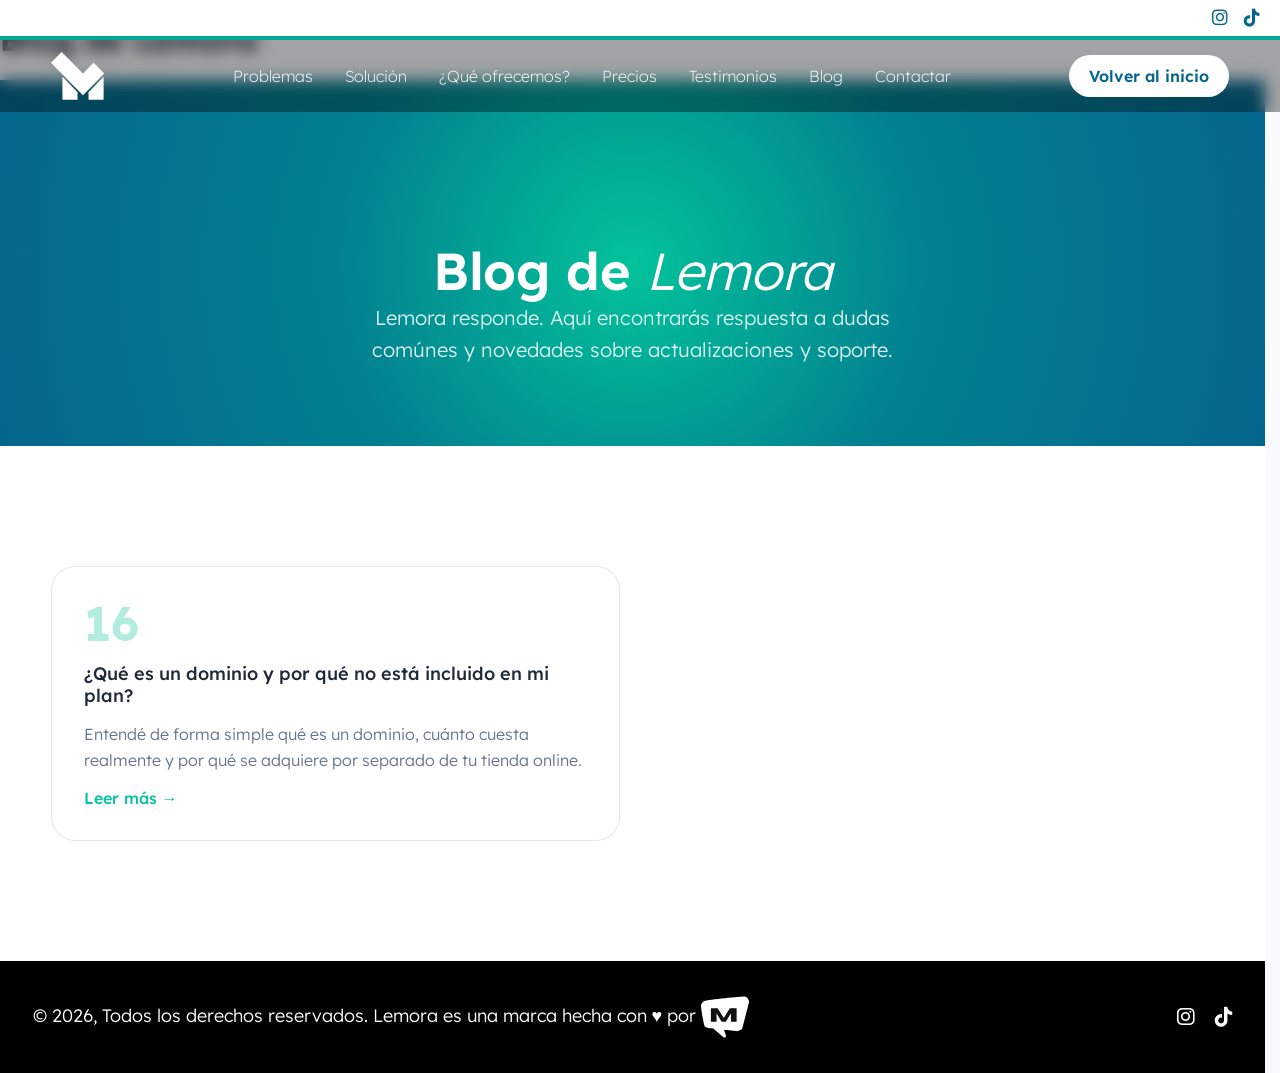
<file: blog.html>
<!DOCTYPE html>
<html lang="es">
<head>
    <meta charset="UTF-8">
    <meta name="viewport" content="width=device-width, initial-scale=1.0">
    <meta name="theme-color" content="#05668d">
    <title>Blog | Lemora</title>
    <meta name="description" content="Blog de Lemora: respuestas a dudas comunes sobre tiendas online, dominios, catálogos web, marketing digital y más. Recursos para emprendedores de Latinoamérica.">
    <link rel="canonical" href="https://lemora.lat/blog" />
    <link rel="icon" href="/img/favicon.svg" type="image/svg+xml">
    <link rel="stylesheet" href="css/normalize.css">
    <link rel="stylesheet" href="css/styles.css">
    <link rel="preconnect" href="https://fonts.googleapis.com">
    <link rel="preconnect" href="https://fonts.gstatic.com" crossorigin>
    <link href="https://fonts.googleapis.com/css2?family=Lexend:wght@100..900&display=swap" rel="stylesheet">
    <link rel="stylesheet" href="https://cdnjs.cloudflare.com/ajax/libs/font-awesome/6.5.1/css/all.min.css" integrity="sha384-t1nt8BQoYMLFN5p42tRAtuAAFQaCQODekUVeKKZrEnEyp4H2R0RHFz0KWpmj7i8g" crossorigin="anonymous">
    <meta property="og:type" content="website">
    <meta property="og:url" content="https://lemora.lat/blog">
    <meta property="og:title" content="Blog | Lemora">
    <meta property="og:description" content="Blog de Lemora: respuestas a dudas comunes sobre tiendas online, dominios, catálogos web, marketing digital y más. Recursos para emprendedores de Latinoamérica.">
    <meta property="og:image" content="https://lemora.lat/img/logo.svg">
    <meta name="twitter:card" content="summary_large_image">
</head>
<body>
    <div id="site-header" data-cta-text="Volver al inicio" data-cta-link="index.html"></div>
    
    <main>
    <h1>Blog de Lemora</h1>
    <div id="blog-container"></div>
    </main>

    <div id="site-footer"></div>

    <script src="js/template.js"></script>
    <script src="js/blog.js"></script>
</body>
</html>
</file>
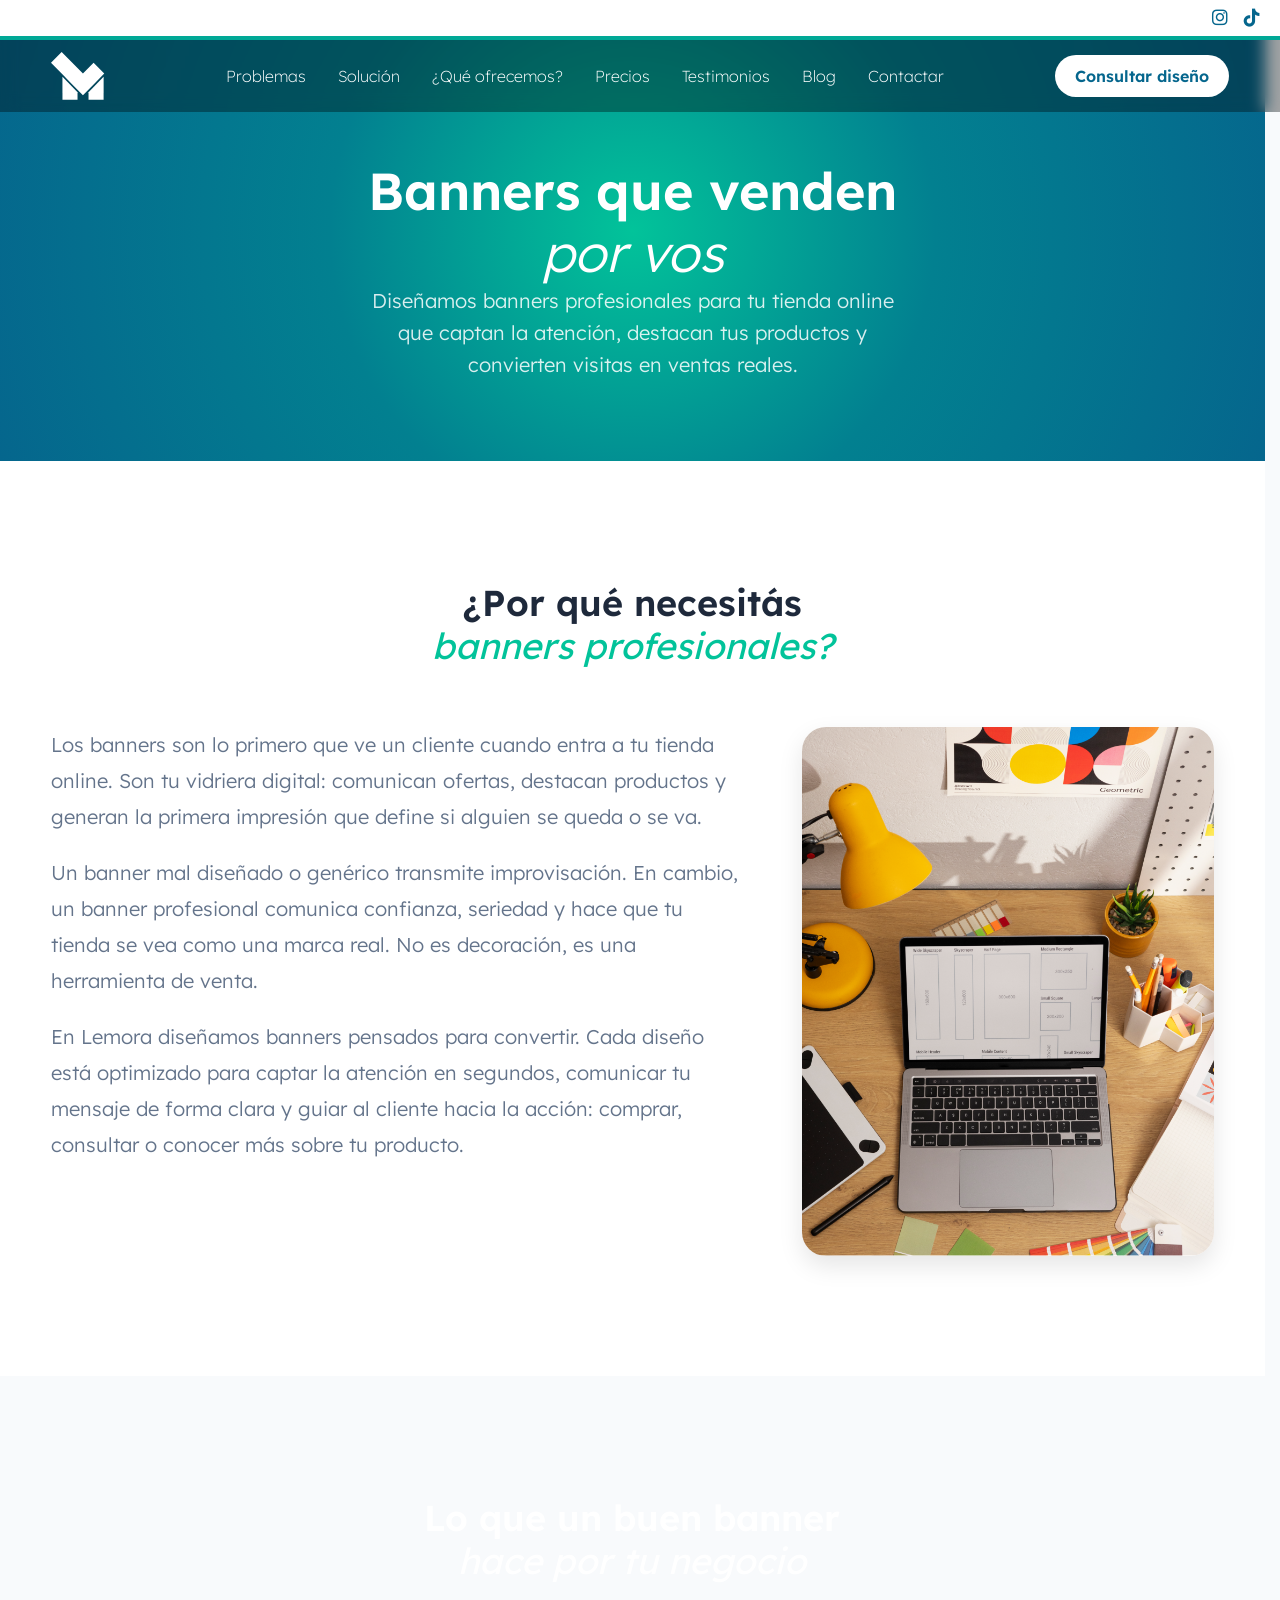
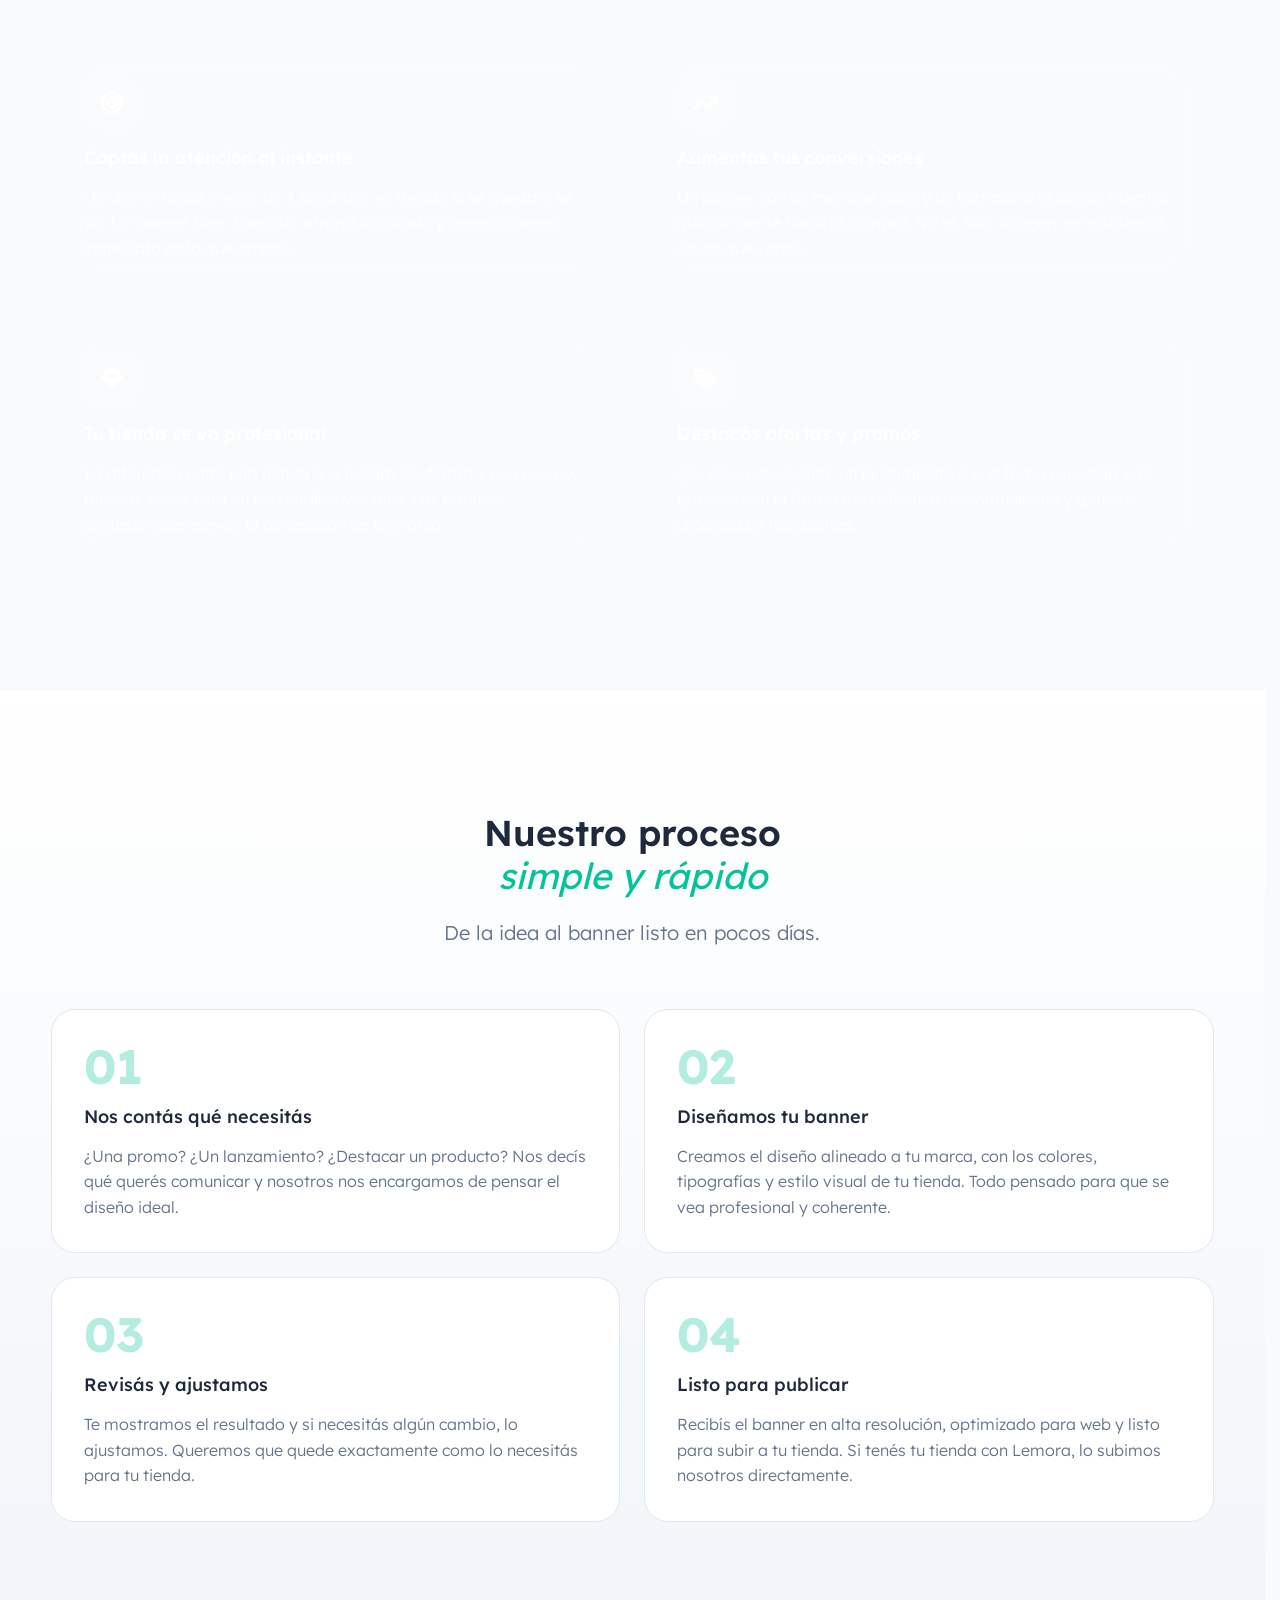
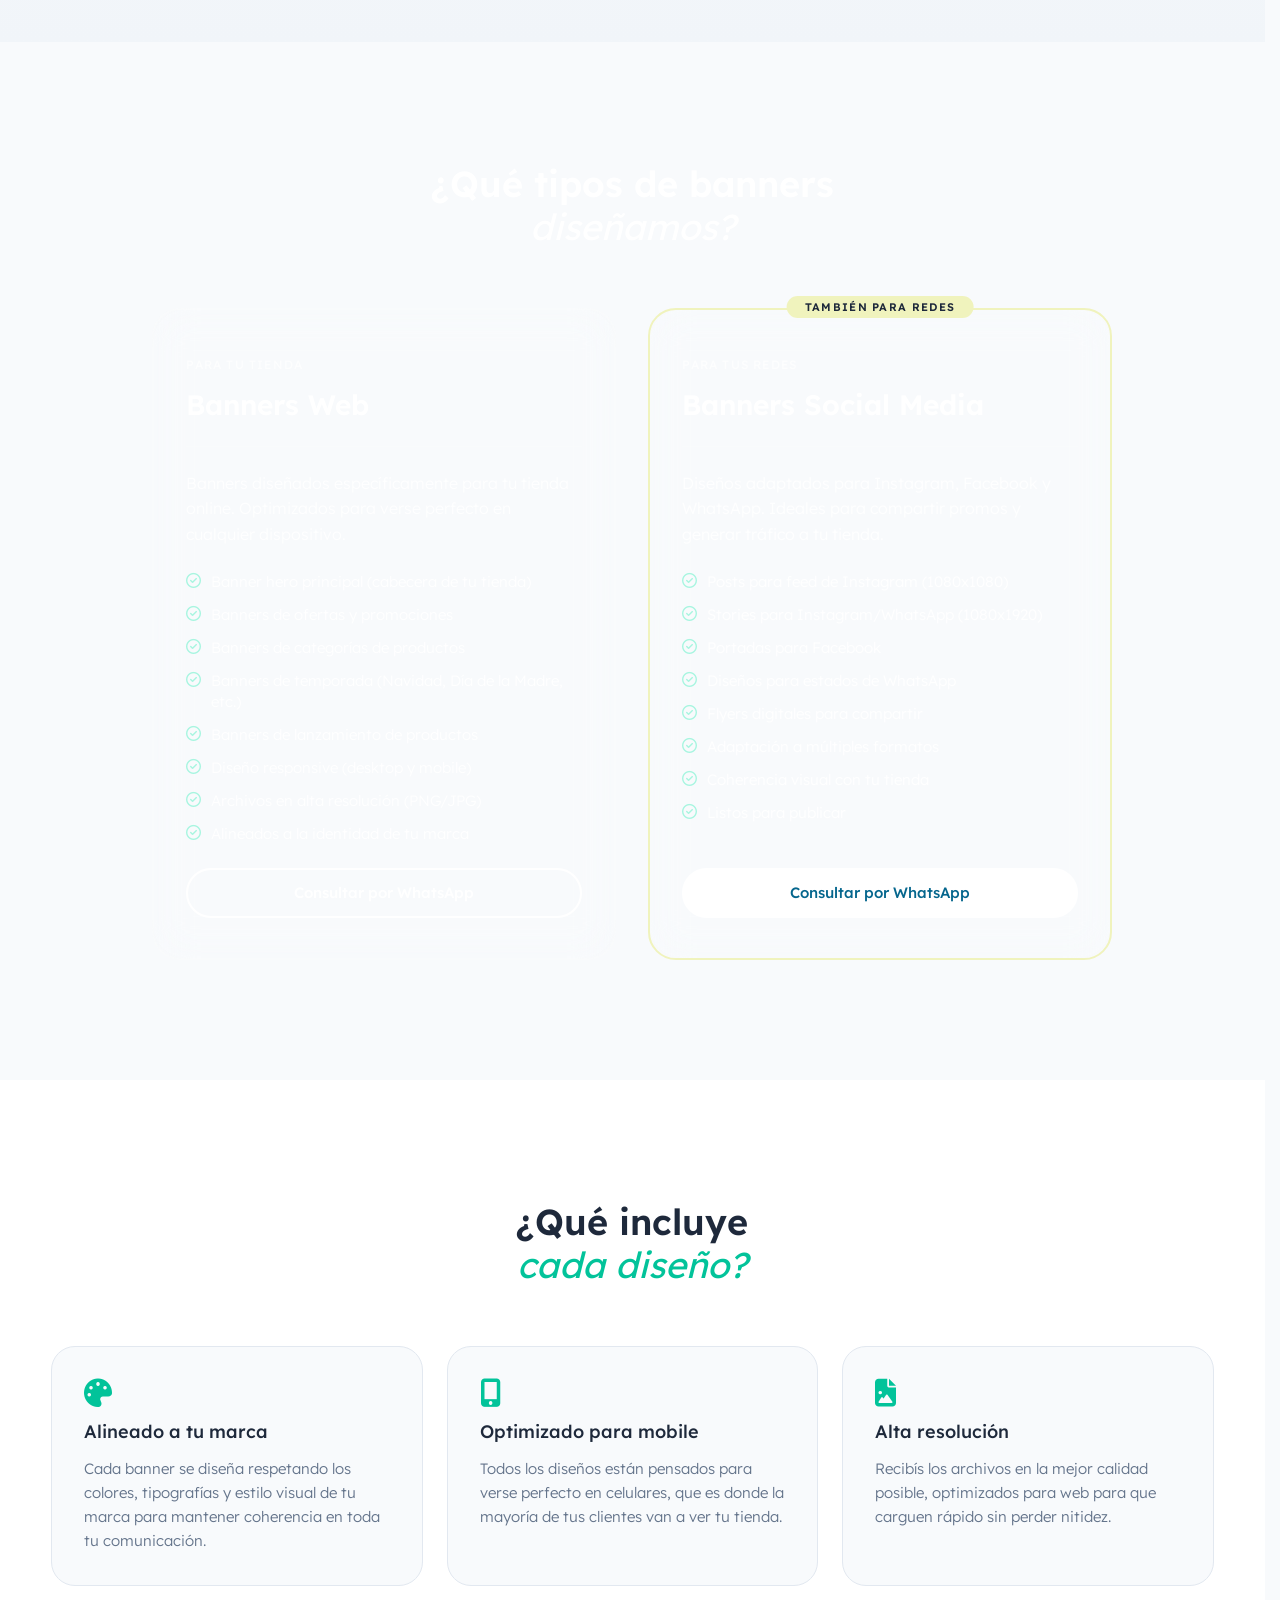
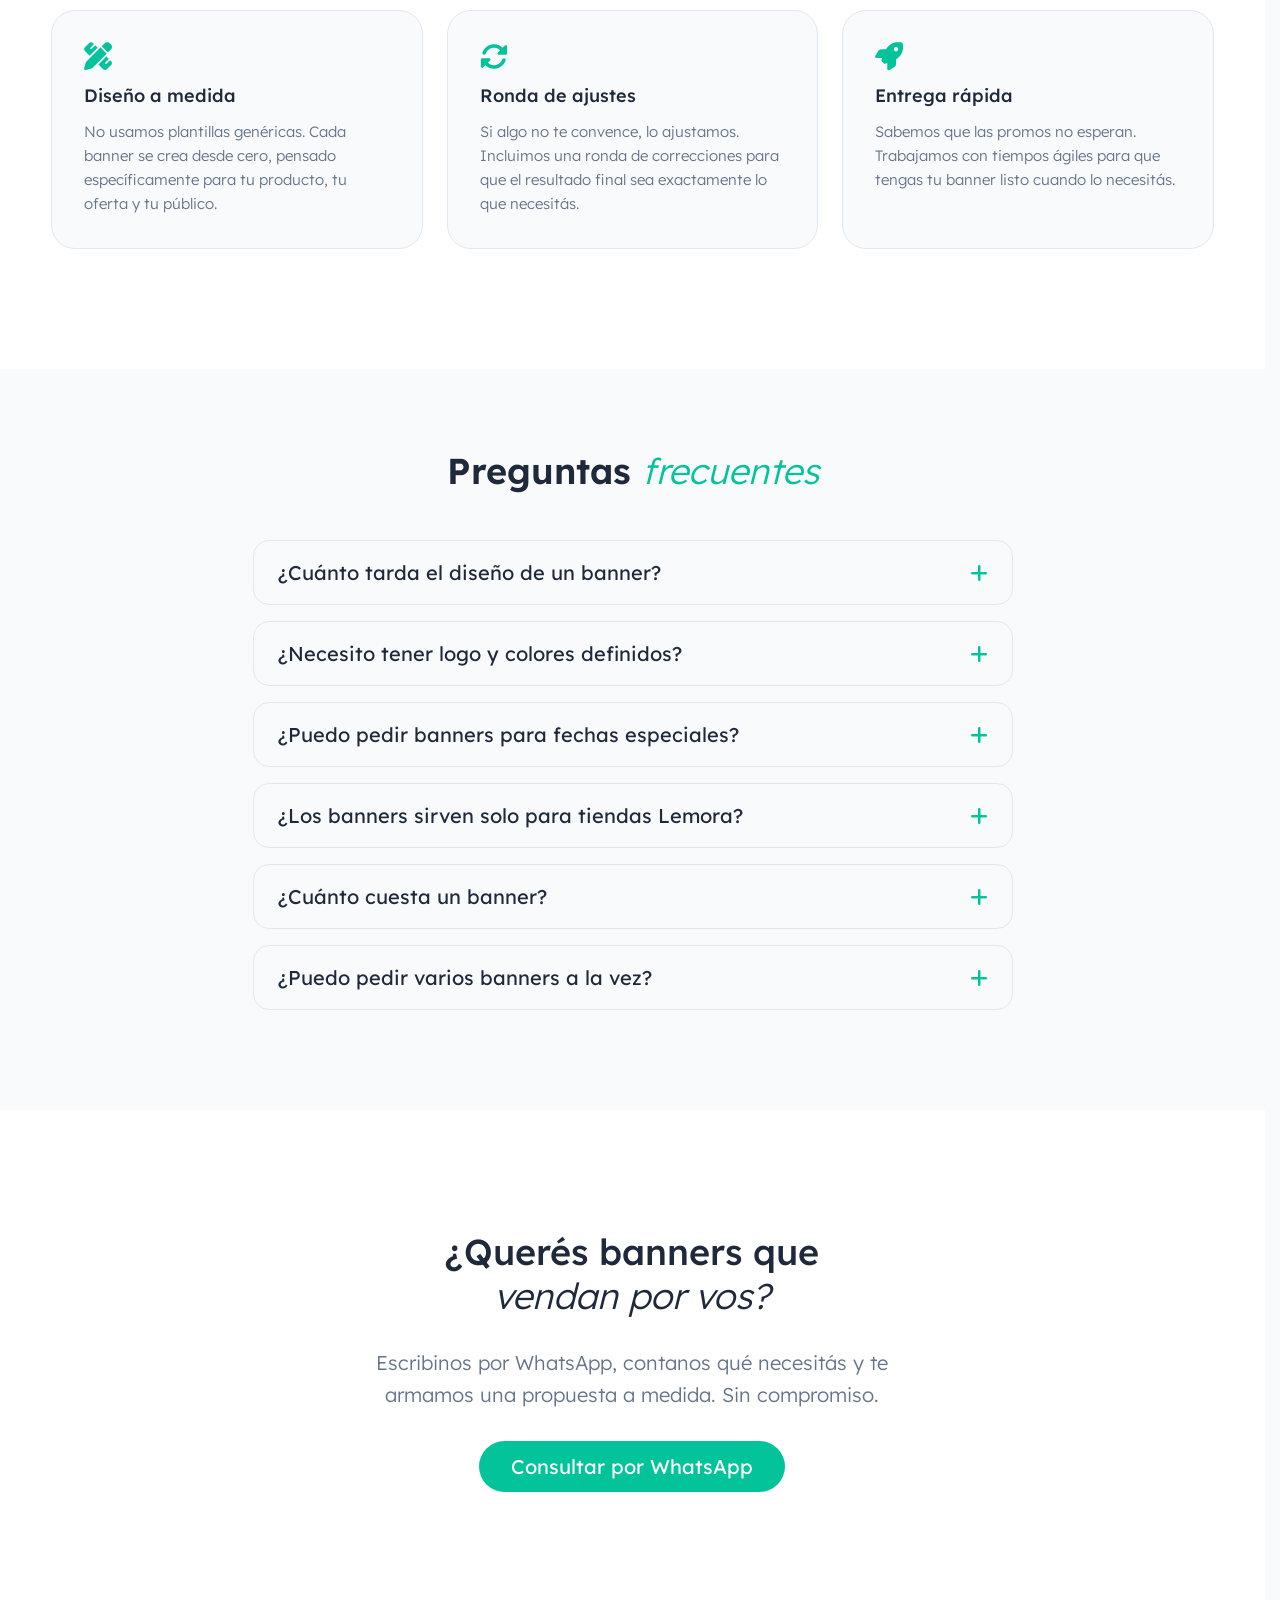
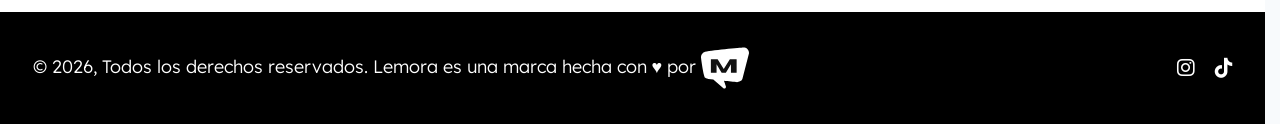
<file: diseno.html>
<!DOCTYPE html>
<html lang="es">

<head>
    <meta charset="UTF-8">
    <meta name="viewport" content="width=device-width, initial-scale=1.0">
    <meta name="theme-color" content="#05668d">
    <title>Diseño de Banners para tu Tienda Online | Lemora</title>
    <link rel="canonical" href="https://lemora.lat/diseno" />
    <meta name="description"
        content="Diseño profesional de banners para tu tienda online. Destacá ofertas, promociones y productos con diseños que convierten visitas en ventas.">
    <link rel="icon" href="/img/favicon.svg" type="image/svg+xml">
    <link rel="stylesheet" href="css/normalize.css">
    <link rel="stylesheet" href="css/styles.css">
    <link rel="preconnect" href="https://fonts.googleapis.com">
    <link rel="preconnect" href="https://fonts.gstatic.com" crossorigin>
    <link href="https://fonts.googleapis.com/css2?family=Lexend:wght@100..900&display=swap" rel="stylesheet">
    <link rel="stylesheet" href="https://cdnjs.cloudflare.com/ajax/libs/font-awesome/6.5.1/css/all.min.css" integrity="sha384-t1nt8BQoYMLFN5p42tRAtuAAFQaCQODekUVeKKZrEnEyp4H2R0RHFz0KWpmj7i8g" crossorigin="anonymous">
    <meta property="og:type" content="website">
    <meta property="og:url" content="https://lemora.lat/diseno">
    <meta property="og:title" content="Diseño de Banners para tu Tienda Online | Lemora">
    <meta property="og:description" content="Diseño profesional de banners para tu tienda online. Destacá ofertas, promociones y productos con diseños que convierten visitas en ventas.">
    <meta property="og:image" content="https://lemora.lat/img/logo.svg">
    <meta name="twitter:card" content="summary_large_image">
</head>

<body>

    <div id="site-header" data-cta-text="Consultar diseño"
        data-cta-link="https://wa.me/543515957014?text=Hola,%20me%20interesa%20el%20servicio%20de%20diseño%20de%20banners...">
    </div>

    <main>

    <!-- ===== PAGE HERO ===== -->
    <section class="page-hero">
        <h1>
            Banners que venden<br>
            <em>por vos</em>
        </h1>
        <p>Diseñamos banners profesionales para tu tienda online que captan la atención, destacan tus productos y
            convierten visitas en ventas reales.</p>
    </section>

    <!-- ===== QUÉ SON LOS BANNERS ===== -->
    <section class="id-intro-section">
        <div class="container">
            <header class="id-intro-header">
                <h2>
                    ¿Por qué necesitás<br>
                    <em>banners profesionales?</em>
                </h2>
            </header>

            <div class="id-intro-grid">
                <div class="id-intro-text">
                    <p>
                        Los banners son lo primero que ve un cliente cuando entra a tu tienda online.
                        Son tu vidriera digital: comunican ofertas, destacan productos y generan
                        la primera impresión que define si alguien se queda o se va.
                    </p>
                    <p>
                        Un banner mal diseñado o genérico transmite improvisación. En cambio,
                        un banner profesional comunica confianza, seriedad y hace que tu tienda
                        se vea como una marca real. No es decoración, es una herramienta de venta.
                    </p>
                    <p>
                        En Lemora diseñamos banners pensados para convertir. Cada diseño está
                        optimizado para captar la atención en segundos, comunicar tu mensaje
                        de forma clara y guiar al cliente hacia la acción: comprar, consultar
                        o conocer más sobre tu producto.
                    </p>
                </div>
                <div class="imagenes_identidad">
                    <div class="id-intro-image">
                        <img loading="lazy" src="/img/diseño.png" alt="Diseño profesional de banners para tiendas online">
                    </div>
                </div>
            </div>
        </div>
    </section>

    <!-- ===== POR QUÉ NECESITÁS BANNERS ===== -->
    <section class="bg id-why-section">
        <div class="container">
            <header class="id-why-header">
                <h2>
                    Lo que un buen banner<br>
                    <em>hace por tu negocio</em>
                </h2>
            </header>

            <div class="id-why-grid">
                <article class="id-why-card">
                    <div class="id-why-icon">
                        <i class="fa-solid fa-bullseye" aria-hidden="true"></i>
                    </div>
                    <h3>Captás la atención al instante</h3>
                    <p>
                        Un cliente tarda menos de 3 segundos en decidir si se queda o se va.
                        Un banner bien diseñado atrapa la mirada y genera interés inmediato
                        en lo que ofrecés.
                    </p>
                </article>

                <article class="id-why-card">
                    <div class="id-why-icon">
                        <i class="fa-solid fa-arrow-trend-up" aria-hidden="true"></i>
                    </div>
                    <h3>Aumentás tus conversiones</h3>
                    <p>
                        Un banner con un mensaje claro y un llamado a la acción efectivo
                        guía al cliente hacia la compra. No es solo imagen, es estrategia
                        visual que vende.
                    </p>
                </article>

                <article class="id-why-card">
                    <div class="id-why-icon">
                        <i class="fa-solid fa-gem" aria-hidden="true"></i>
                    </div>
                    <h3>Tu tienda se ve profesional</h3>
                    <p>
                        La diferencia entre una tienda que inspira confianza y una que no,
                        muchas veces está en los detalles visuales. Los banners profesionales
                        elevan la percepción de tu marca.
                    </p>
                </article>

                <article class="id-why-card">
                    <div class="id-why-icon">
                        <i class="fa-solid fa-tags" aria-hidden="true"></i>
                    </div>
                    <h3>Destacás ofertas y promos</h3>
                    <p>
                        ¿Tenés un descuento, un lanzamiento o una fecha especial?
                        Los banners son la forma más efectiva de comunicarlo
                        y generar urgencia en tus clientes.
                    </p>
                </article>
            </div>
        </div>
    </section>

    <!-- ===== PROCESO ===== -->
    <section class="id-process-section">
        <div class="container">
            <header class="id-process-header">
                <h2>
                    Nuestro proceso<br>
                    <em>simple y rápido</em>
                </h2>
            </header>
            <p class="id-process-subtitle">De la idea al banner listo en pocos días.</p>

            <div class="id-process-grid">
                <article class="id-process-step">
                    <span class="id-step-number">01</span>
                    <h3>Nos contás qué necesitás</h3>
                    <p>
                        ¿Una promo? ¿Un lanzamiento? ¿Destacar un producto?
                        Nos decís qué querés comunicar y nosotros nos encargamos
                        de pensar el diseño ideal.
                    </p>
                </article>

                <article class="id-process-step">
                    <span class="id-step-number">02</span>
                    <h3>Diseñamos tu banner</h3>
                    <p>
                        Creamos el diseño alineado a tu marca, con los colores,
                        tipografías y estilo visual de tu tienda. Todo pensado
                        para que se vea profesional y coherente.
                    </p>
                </article>

                <article class="id-process-step">
                    <span class="id-step-number">03</span>
                    <h3>Revisás y ajustamos</h3>
                    <p>
                        Te mostramos el resultado y si necesitás algún cambio,
                        lo ajustamos. Queremos que quede exactamente como
                        lo necesitás para tu tienda.
                    </p>
                </article>

                <article class="id-process-step">
                    <span class="id-step-number">04</span>
                    <h3>Listo para publicar</h3>
                    <p>
                        Recibís el banner en alta resolución, optimizado para web
                        y listo para subir a tu tienda. Si tenés tu tienda con Lemora,
                        lo subimos nosotros directamente.
                    </p>
                </article>
            </div>
        </div>
    </section>

    <!-- ===== QUÉ TIPOS DE BANNERS HACEMOS ===== -->
    <section class="bg id-packages-section">
        <div class="container">
            <header class="id-packages-header">
                <h2>
                    ¿Qué tipos de banners<br>
                    <em>diseñamos?</em>
                </h2>
            </header>

            <div class="id-packages-grid">

                <!-- BANNERS PARA WEB -->
                <article class="id-package-card">
                    <div class="id-package-header">
                        <span class="badge">Para tu tienda</span>
                        <h3>Banners Web</h3>
                    </div>

                    <div class="id-package-divider"></div>

                    <p class="id-package-desc">
                        Banners diseñados específicamente para tu tienda online.
                        Optimizados para verse perfecto en cualquier dispositivo.
                    </p>

                    <ul class="id-package-features">
                        <li><i class="fa-regular fa-circle-check" aria-hidden="true"></i> Banner hero principal (cabecera de tu tienda)
                        </li>
                        <li><i class="fa-regular fa-circle-check" aria-hidden="true"></i> Banners de ofertas y promociones</li>
                        <li><i class="fa-regular fa-circle-check" aria-hidden="true"></i> Banners de categorías de productos</li>
                        <li><i class="fa-regular fa-circle-check" aria-hidden="true"></i> Banners de temporada (Navidad, Día de la Madre,
                            etc.)</li>
                        <li><i class="fa-regular fa-circle-check" aria-hidden="true"></i> Banners de lanzamiento de productos</li>
                        <li><i class="fa-regular fa-circle-check" aria-hidden="true"></i> Diseño responsive (desktop y mobile)</li>
                        <li><i class="fa-regular fa-circle-check" aria-hidden="true"></i> Archivos en alta resolución (PNG/JPG)</li>
                        <li><i class="fa-regular fa-circle-check" aria-hidden="true"></i> Alineados a la identidad de tu marca</li>
                    </ul>

                    <a href="https://wa.me/543515957014?text=Hola,%20me%20interesa%20el%20diseño%20de%20banners%20para%20mi%20tienda%20online..."
                        target="_blank" class="id-package-cta" rel="noopener noreferrer">
                        Consultar por WhatsApp
                    </a>
                </article>

                <!-- BANNERS PARA REDES -->
                <article class="id-package-card id-package-featured">
                    <div class="id-package-badge">TAMBIÉN PARA REDES</div>

                    <div class="id-package-header">
                        <span class="badge">Para tus redes</span>
                        <h3>Banners Social Media</h3>
                    </div>

                    <div class="id-package-divider"></div>

                    <p class="id-package-desc">
                        Diseños adaptados para Instagram, Facebook y WhatsApp.
                        Ideales para compartir promos y generar tráfico a tu tienda.
                    </p>

                    <ul class="id-package-features">
                        <li><i class="fa-regular fa-circle-check" aria-hidden="true"></i> Posts para feed de Instagram (1080x1080)</li>
                        <li><i class="fa-regular fa-circle-check" aria-hidden="true"></i> Stories para Instagram/WhatsApp (1080x1920)</li>
                        <li><i class="fa-regular fa-circle-check" aria-hidden="true"></i> Portadas para Facebook</li>
                        <li><i class="fa-regular fa-circle-check" aria-hidden="true"></i> Diseños para estados de WhatsApp</li>
                        <li><i class="fa-regular fa-circle-check" aria-hidden="true"></i> Flyers digitales para compartir</li>
                        <li><i class="fa-regular fa-circle-check" aria-hidden="true"></i> Adaptación a múltiples formatos</li>
                        <li><i class="fa-regular fa-circle-check" aria-hidden="true"></i> Coherencia visual con tu tienda</li>
                        <li><i class="fa-regular fa-circle-check" aria-hidden="true"></i> Listos para publicar</li>
                    </ul>

                    <a href="https://wa.me/543515957014?text=Hola,%20me%20interesa%20el%20diseño%20de%20banners%20para%20redes%20sociales..."
                        target="_blank" class="id-package-cta" rel="noopener noreferrer">
                        Consultar por WhatsApp
                    </a>
                </article>

            </div>
        </div>
    </section>

    <!-- ===== QUÉ INCLUYE CADA DISEÑO ===== -->
    <section class="id-manual-section">
        <div class="container">
            <header class="id-manual-header">
                <h2>
                    ¿Qué incluye<br>
                    <em>cada diseño?</em>
                </h2>
            </header>

            <div class="id-manual-grid">
                <article class="id-manual-item">
                    <i class="fa-solid fa-palette" aria-hidden="true"></i>
                    <h3>Alineado a tu marca</h3>
                    <p>Cada banner se diseña respetando los colores, tipografías y estilo visual de tu marca para
                        mantener coherencia en toda tu comunicación.</p>
                </article>

                <article class="id-manual-item">
                    <i class="fa-solid fa-mobile-screen-button" aria-hidden="true"></i>
                    <h3>Optimizado para mobile</h3>
                    <p>Todos los diseños están pensados para verse perfecto en celulares, que es donde la mayoría de tus
                        clientes van a ver tu tienda.</p>
                </article>

                <article class="id-manual-item">
                    <i class="fa-solid fa-file-image" aria-hidden="true"></i>
                    <h3>Alta resolución</h3>
                    <p>Recibís los archivos en la mejor calidad posible, optimizados para web para que carguen rápido
                        sin perder nitidez.</p>
                </article>

                <article class="id-manual-item">
                    <i class="fa-solid fa-pen-ruler" aria-hidden="true"></i>
                    <h3>Diseño a medida</h3>
                    <p>No usamos plantillas genéricas. Cada banner se crea desde cero, pensado específicamente para tu
                        producto, tu oferta y tu público.</p>
                </article>

                <article class="id-manual-item">
                    <i class="fa-solid fa-rotate" aria-hidden="true"></i>
                    <h3>Ronda de ajustes</h3>
                    <p>Si algo no te convence, lo ajustamos. Incluimos una ronda de correcciones para que el resultado
                        final sea exactamente lo que necesitás.</p>
                </article>

                <article class="id-manual-item">
                    <i class="fa-solid fa-rocket" aria-hidden="true"></i>
                    <h3>Entrega rápida</h3>
                    <p>Sabemos que las promos no esperan. Trabajamos con tiempos ágiles para que tengas tu banner listo
                        cuando lo necesitás.</p>
                </article>
            </div>
        </div>
    </section>

    <!-- ===== FAQ ===== -->
    <section class="faq-section">
        <div class="faq-inner">
            <h2 class="faq-title">Preguntas <em>frecuentes</em></h2>

            <div class="faq-list">
                <div class="faq-item">
                    <button class="faq-question">
                        ¿Cuánto tarda el diseño de un banner?
                        <i class="fa-solid fa-plus" aria-hidden="true"></i>
                    </button>
                    <p class="faq-answer">Dependiendo de la complejidad, un banner puede estar listo en 2 a 4 días
                        hábiles. Si es algo urgente, consultanos y vemos cómo agilizarlo.</p>
                </div>

                <div class="faq-item">
                    <button class="faq-question">
                        ¿Necesito tener logo y colores definidos?
                        <i class="fa-solid fa-plus" aria-hidden="true"></i>
                    </button>
                    <p class="faq-answer">Lo ideal es que sí, pero si todavía no tenés identidad visual definida,
                        podemos trabajar con lo que tengas o ayudarte a definir un estilo visual básico para tus
                        banners.</p>
                </div>

                <div class="faq-item">
                    <button class="faq-question">
                        ¿Puedo pedir banners para fechas especiales?
                        <i class="fa-solid fa-plus" aria-hidden="true"></i>
                    </button>
                    <p class="faq-answer">¡Claro! Diseñamos banners para cualquier ocasión: Hot Sale, Cyber Monday,
                        Navidad, Día de la Madre, Black Friday, aniversarios de tu marca o cualquier promo que quieras
                        lanzar.</p>
                </div>

                <div class="faq-item">
                    <button class="faq-question">
                        ¿Los banners sirven solo para tiendas Lemora?
                        <i class="fa-solid fa-plus" aria-hidden="true"></i>
                    </button>
                    <p class="faq-answer">No, diseñamos banners para cualquier tienda online o plataforma. Si tenés tu
                        tienda con Lemora, además te los subimos directamente nosotros.</p>
                </div>

                <div class="faq-item">
                    <button class="faq-question">
                        ¿Cuánto cuesta un banner?
                        <i class="fa-solid fa-plus" aria-hidden="true"></i>
                    </button>
                    <p class="faq-answer">El precio depende del tipo de banner, la cantidad y la complejidad del diseño.
                        Escribinos por WhatsApp y te pasamos un presupuesto sin compromiso en minutos.</p>
                </div>

                <div class="faq-item">
                    <button class="faq-question">
                        ¿Puedo pedir varios banners a la vez?
                        <i class="fa-solid fa-plus" aria-hidden="true"></i>
                    </button>
                    <p class="faq-answer">Sí, de hecho es lo más recomendable. Podemos armar un pack de banners para tu
                        tienda y redes sociales con un precio especial. Consultanos y te armamos una propuesta.</p>
                </div>
            </div>
        </div>
    </section>

    <!-- ===== CTA SECTION ===== -->
    <section class="cta-section" id="contactar">
        <div class="container cta-content">
            <h2>
                ¿Querés banners que<br>
                <em>vendan por vos?</em>
            </h2>
            <p>Escribinos por WhatsApp, contanos qué necesitás y te armamos una propuesta a medida. Sin compromiso.</p>
            <a href="https://wa.me/543515957014?text=Hola,%20me%20interesa%20el%20servicio%20de%20diseño%20de%20banners..."
                target="_blank" class="cta-button" rel="noopener noreferrer">
                Consultar por WhatsApp
            </a>
        </div>
    </section>

    </main>

    <div id="site-footer"></div>

    <script src="js/template.js"></script>
    <script src="js/script.js"></script>
    <script src="js/faq.js"></script>
</body>

</html>
</file>
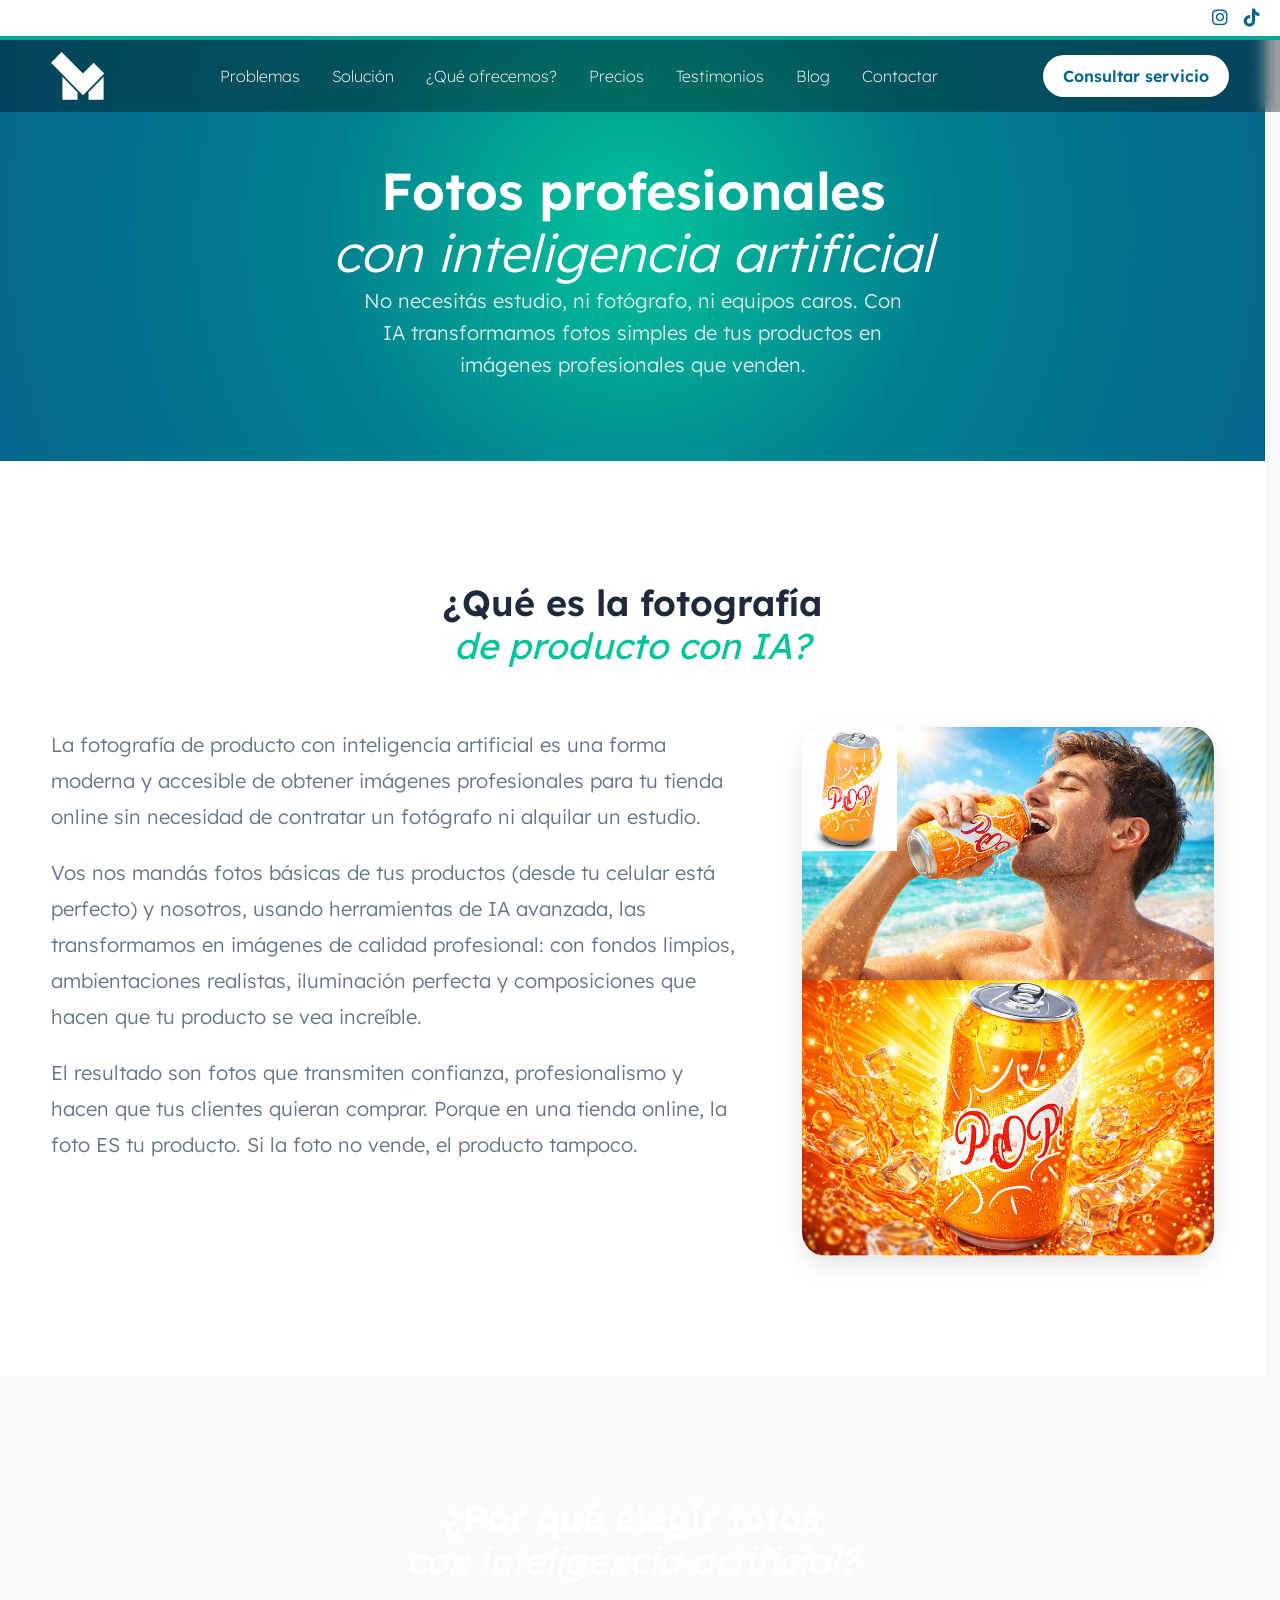
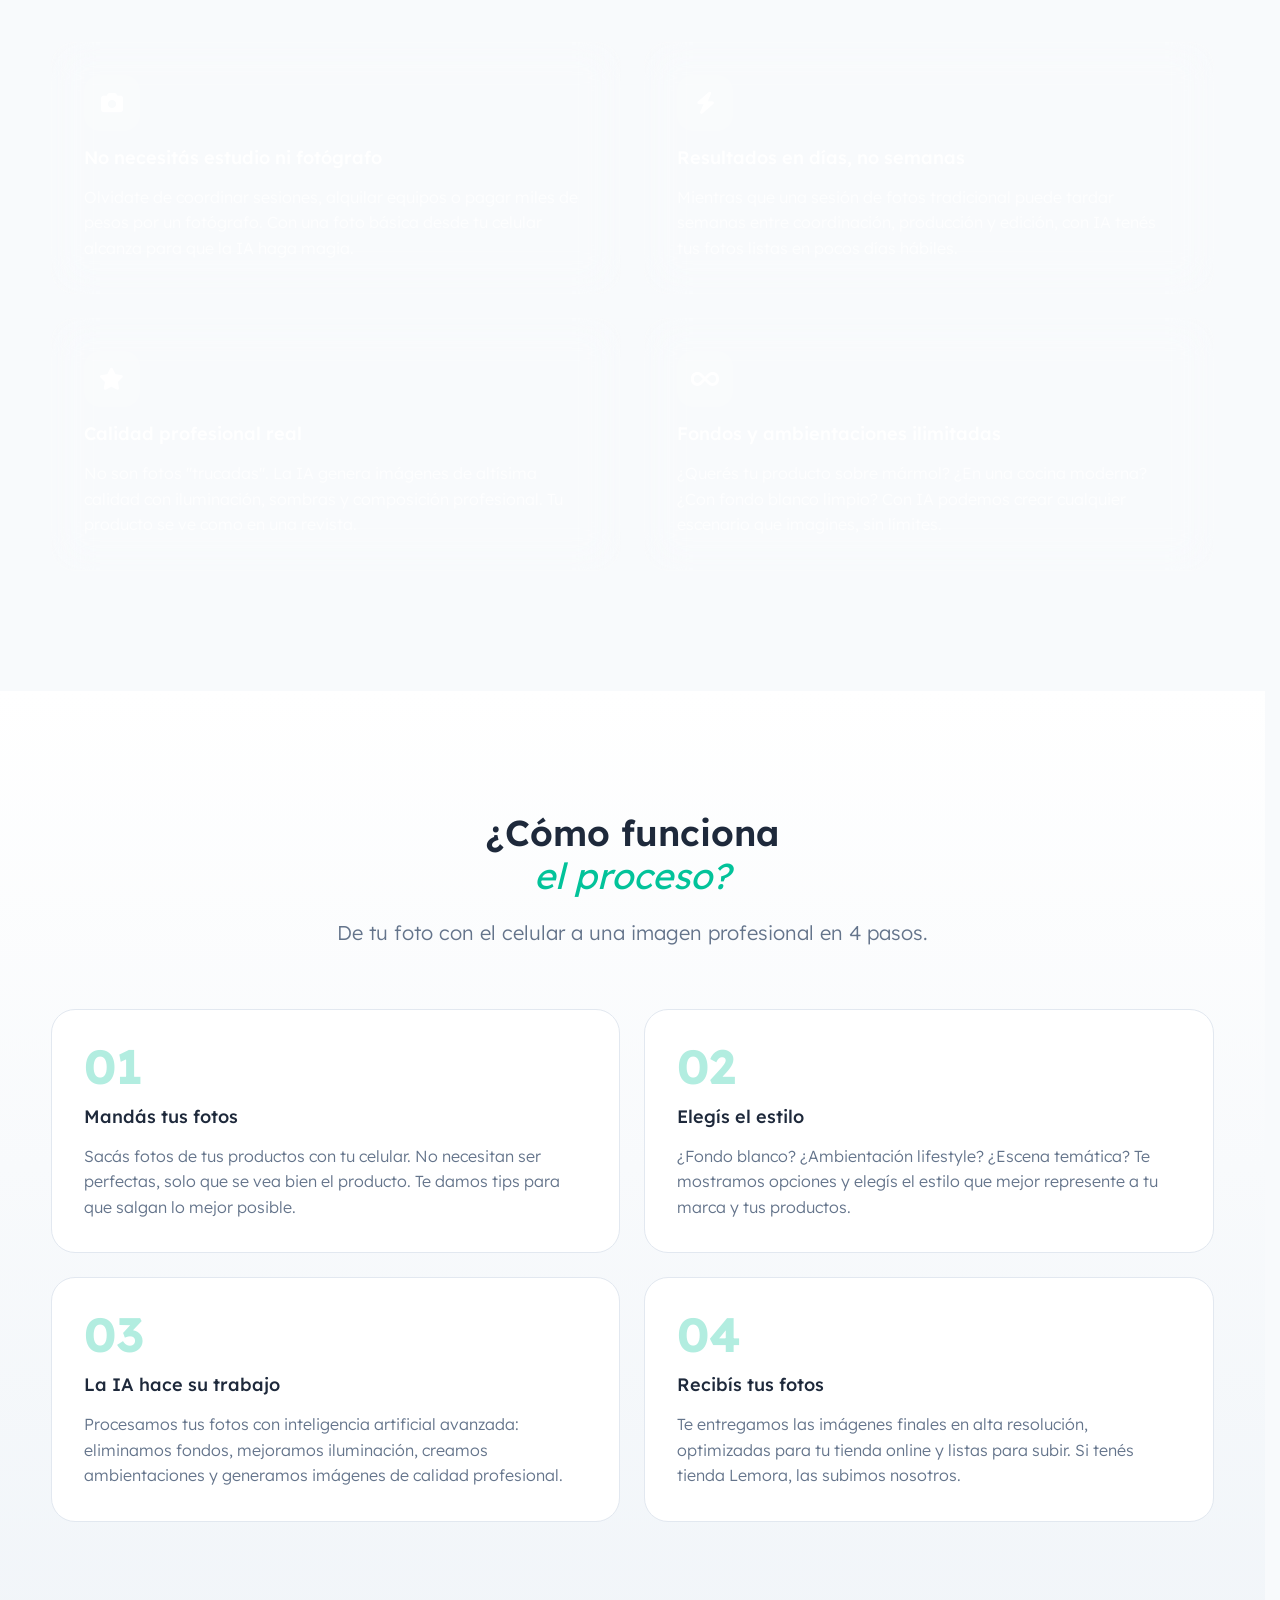
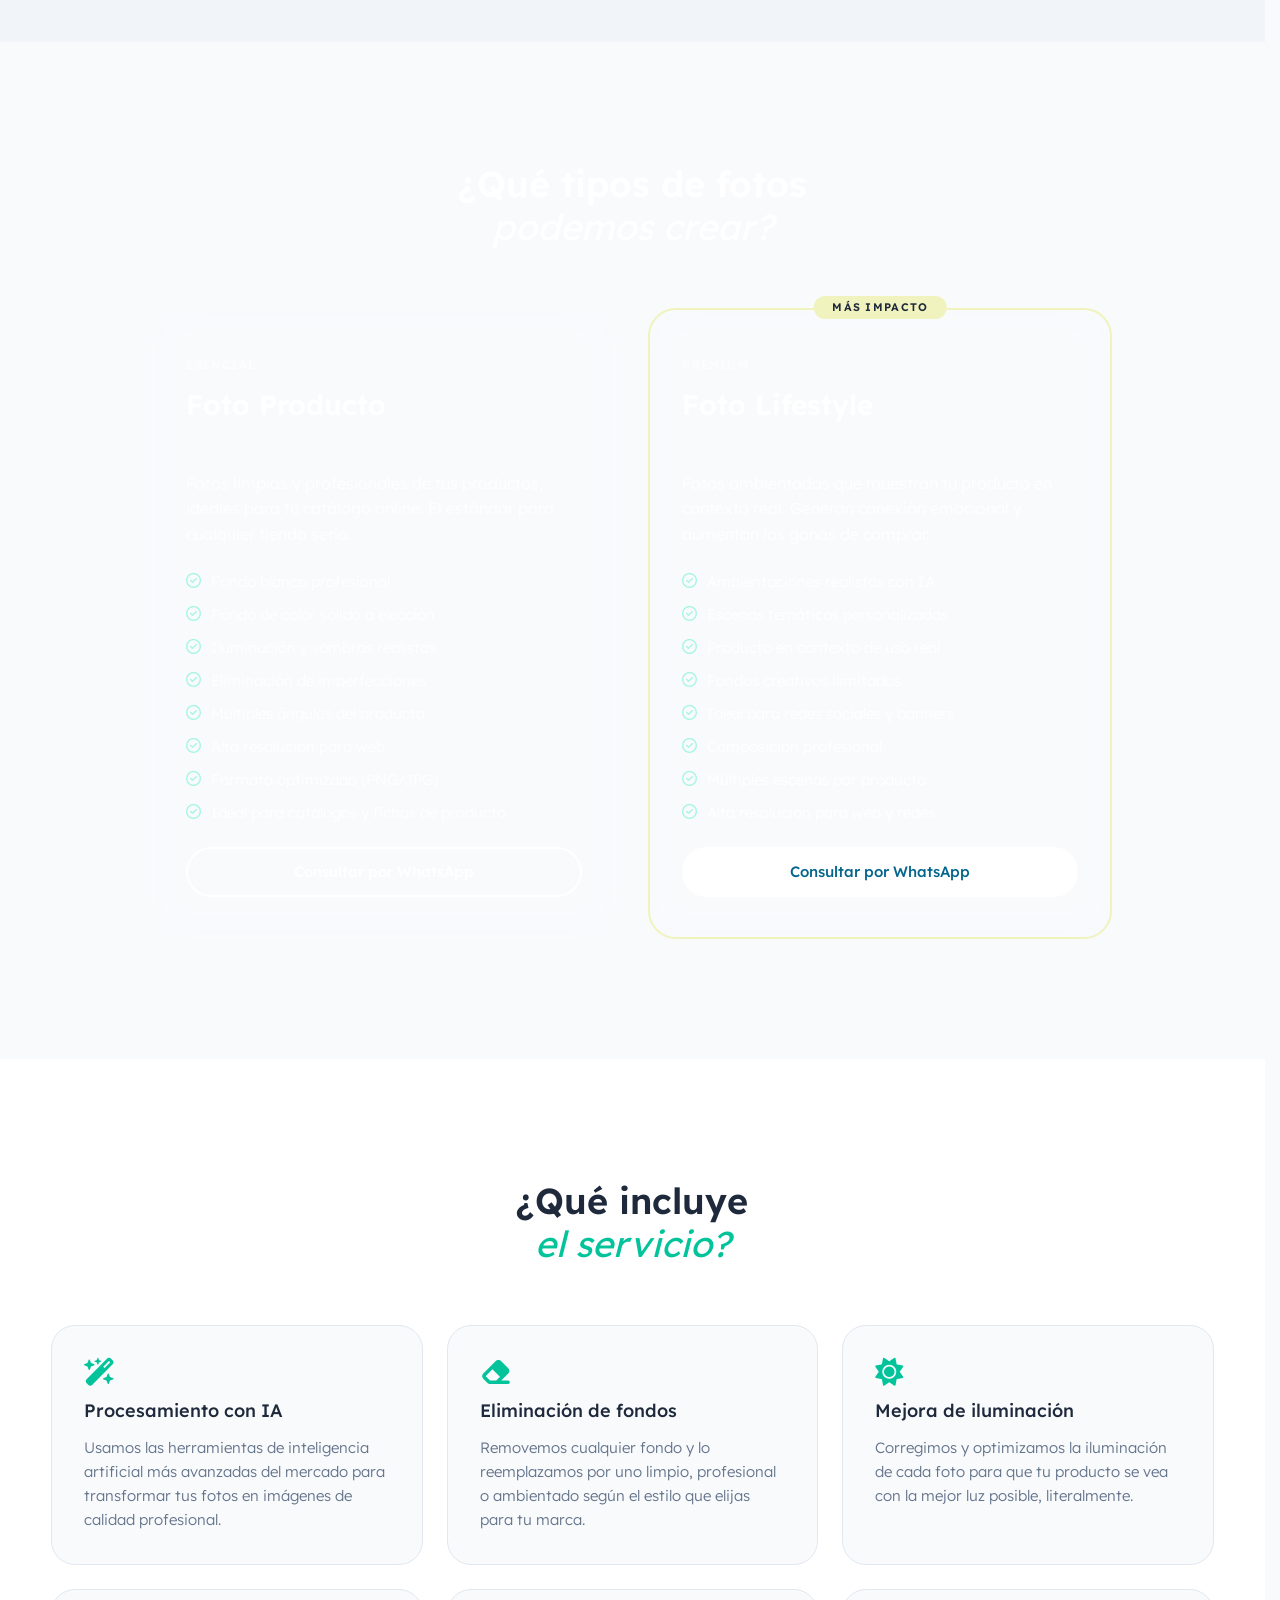
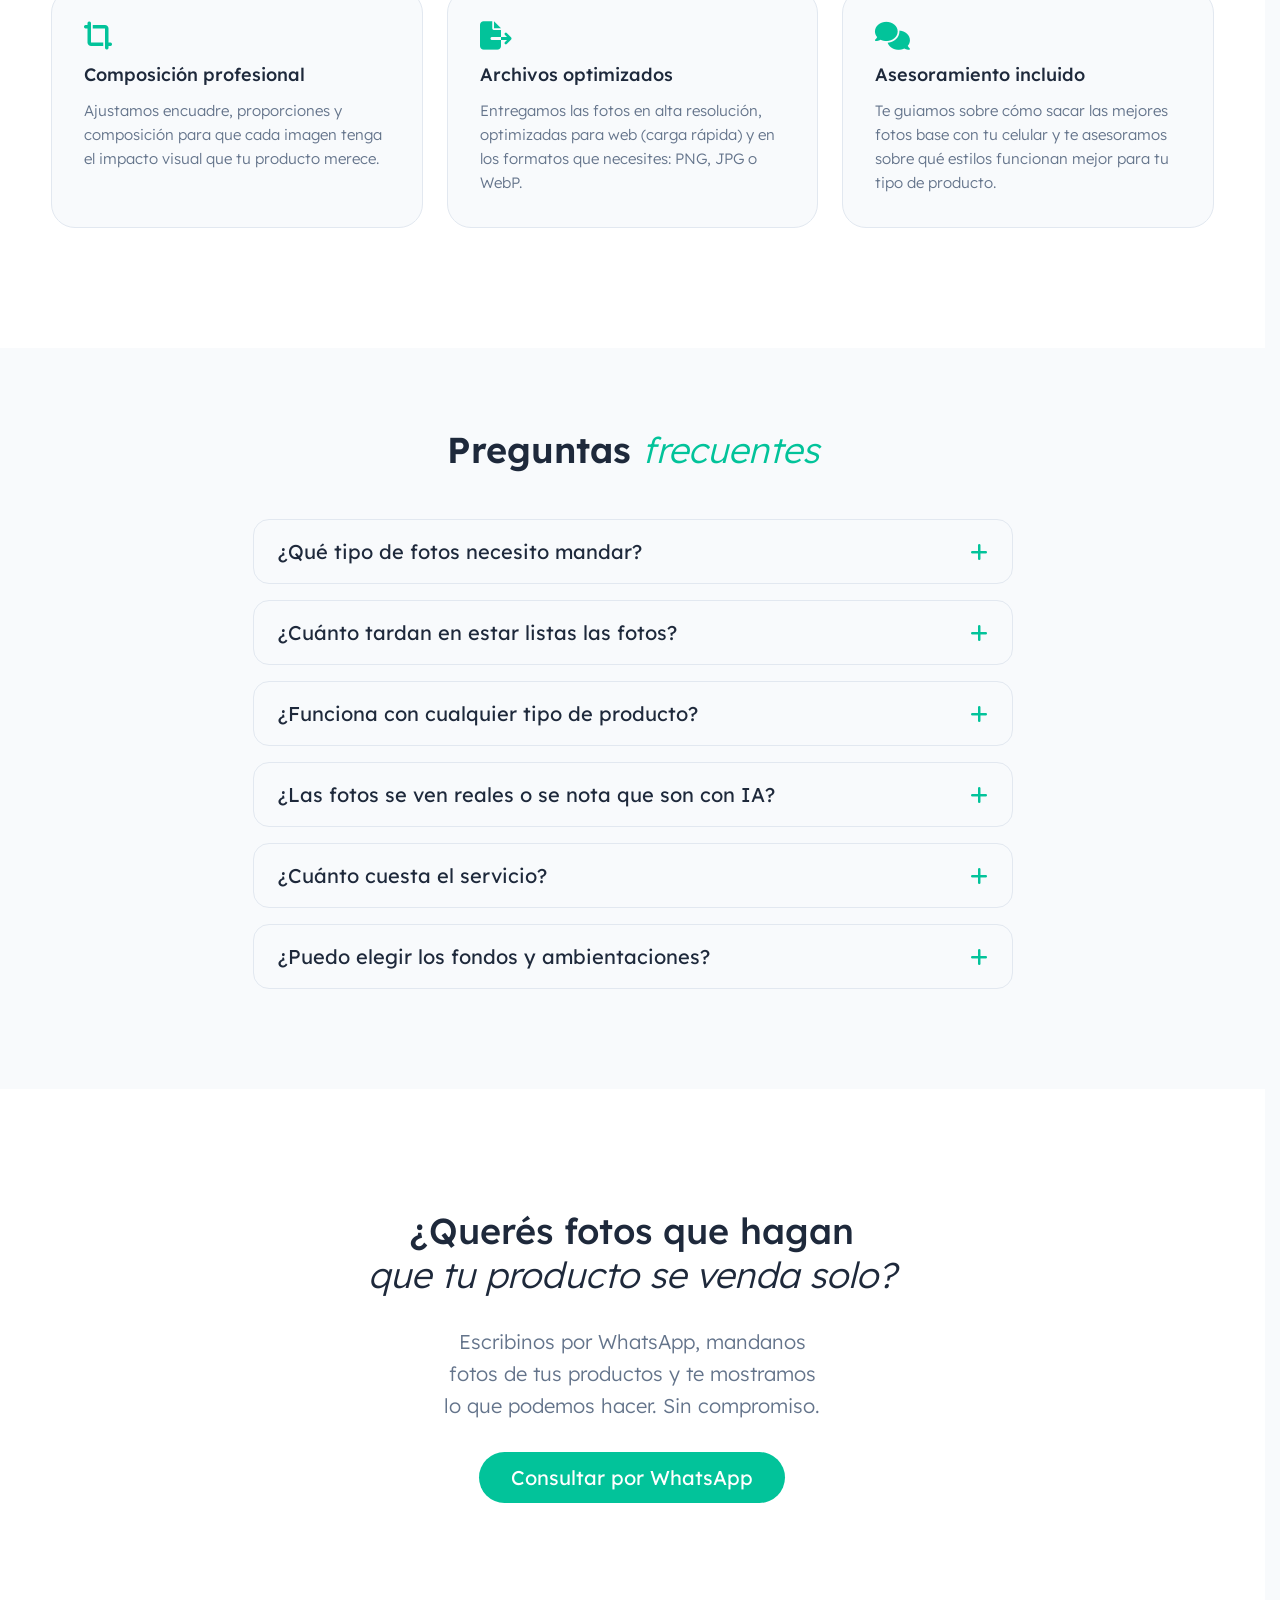
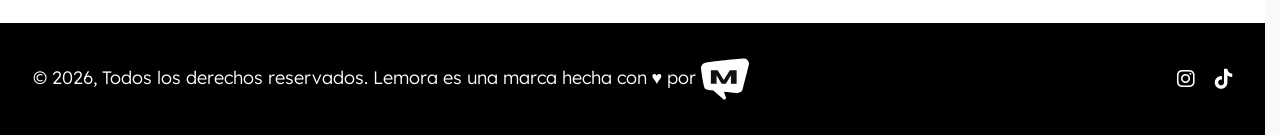
<file: fotoproductos.html>
<!DOCTYPE html>
<html lang="es">

<head>
    <meta charset="UTF-8">
    <meta name="viewport" content="width=device-width, initial-scale=1.0">
    <meta name="theme-color" content="#05668d">
    <title>Foto Productos con Inteligencia Artificial | Lemora</title>
    <link rel="canonical" href="https://lemora.lat/fotoproductos" />
    <meta name="description"
        content="Fotos profesionales para tus productos usando inteligencia artificial. Sin estudio, sin fotógrafo. Resultados increíbles en días, no semanas.">
    <link rel="icon" href="/img/favicon.svg" type="image/svg+xml">
    <link rel="stylesheet" href="css/normalize.css">
    <link rel="stylesheet" href="css/styles.css">
    <link rel="preconnect" href="https://fonts.googleapis.com">
    <link rel="preconnect" href="https://fonts.gstatic.com" crossorigin>
    <link href="https://fonts.googleapis.com/css2?family=Lexend:wght@100..900&display=swap" rel="stylesheet">
    <link rel="stylesheet" href="https://cdnjs.cloudflare.com/ajax/libs/font-awesome/6.5.1/css/all.min.css" integrity="sha384-t1nt8BQoYMLFN5p42tRAtuAAFQaCQODekUVeKKZrEnEyp4H2R0RHFz0KWpmj7i8g" crossorigin="anonymous">
    <meta property="og:type" content="website">
    <meta property="og:url" content="https://lemora.lat/fotoproductos">
    <meta property="og:title" content="Foto Productos con Inteligencia Artificial | Lemora">
    <meta property="og:description" content="Fotos profesionales para tus productos usando inteligencia artificial. Sin estudio, sin fotógrafo. Resultados increíbles en días, no semanas.">
    <meta property="og:image" content="https://lemora.lat/img/logo.svg">
    <meta name="twitter:card" content="summary_large_image">
</head>

<body>

    <div id="site-header" data-cta-text="Consultar servicio"
        data-cta-link="https://wa.me/543515957014?text=Hola,%20me%20interesa%20el%20servicio%20de%20foto%20productos%20con%20IA...">
    </div>

    <main>

    <!-- ===== PAGE HERO ===== -->
    <section class="page-hero">
        <h1>
            Fotos profesionales<br>
            <em>con inteligencia artificial</em>
        </h1>
        <p>No necesitás estudio, ni fotógrafo, ni equipos caros. Con IA transformamos fotos simples de tus productos en
            imágenes profesionales que venden.</p>
    </section>

    <!-- ===== QUÉ ES FOTO PRODUCTO CON IA ===== -->
    <section class="id-intro-section">
        <div class="container">
            <header class="id-intro-header">
                <h2>
                    ¿Qué es la fotografía<br>
                    <em>de producto con IA?</em>
                </h2>
            </header>

            <div class="id-intro-grid">
                <div class="id-intro-text">
                    <p>
                        La fotografía de producto con inteligencia artificial es una forma moderna
                        y accesible de obtener imágenes profesionales para tu tienda online
                        sin necesidad de contratar un fotógrafo ni alquilar un estudio.
                    </p>
                    <p>
                        Vos nos mandás fotos básicas de tus productos (desde tu celular está perfecto)
                        y nosotros, usando herramientas de IA avanzada, las transformamos en imágenes
                        de calidad profesional: con fondos limpios, ambientaciones realistas,
                        iluminación perfecta y composiciones que hacen que tu producto se vea increíble.
                    </p>
                    <p>
                        El resultado son fotos que transmiten confianza, profesionalismo y hacen
                        que tus clientes quieran comprar. Porque en una tienda online, la foto
                        ES tu producto. Si la foto no vende, el producto tampoco.
                    </p>
                </div>
                <div class="imagenes_identidad">
                    <div class="id-intro-image">
                        <img loading="lazy" src="/img/iA.png" alt="Fotografía de productos con inteligencia artificial">
                    </div>
                </div>
            </div>
        </div>
    </section>

    <!-- ===== POR QUÉ NECESITÁS FOTOS CON IA ===== -->
    <section class="bg id-why-section">
        <div class="container">
            <header class="id-why-header">
                <h2>
                    ¿Por qué elegir fotos<br>
                    <em>con inteligencia artificial?</em>
                </h2>
            </header>

            <div class="id-why-grid">
                <article class="id-why-card">
                    <div class="id-why-icon">
                        <i class="fa-solid fa-camera" aria-hidden="true"></i>
                    </div>
                    <h3>No necesitás estudio ni fotógrafo</h3>
                    <p>
                        Olvidate de coordinar sesiones, alquilar equipos o pagar miles de pesos
                        por un fotógrafo. Con una foto básica desde tu celular alcanza
                        para que la IA haga magia.
                    </p>
                </article>

                <article class="id-why-card">
                    <div class="id-why-icon">
                        <i class="fa-solid fa-bolt" aria-hidden="true"></i>
                    </div>
                    <h3>Resultados en días, no semanas</h3>
                    <p>
                        Mientras que una sesión de fotos tradicional puede tardar semanas
                        entre coordinación, producción y edición, con IA tenés tus fotos
                        listas en pocos días hábiles.
                    </p>
                </article>

                <article class="id-why-card">
                    <div class="id-why-icon">
                        <i class="fa-solid fa-star" aria-hidden="true"></i>
                    </div>
                    <h3>Calidad profesional real</h3>
                    <p>
                        No son fotos "trucadas". La IA genera imágenes de altísima calidad
                        con iluminación, sombras y composición profesional. Tu producto
                        se ve como en una revista.
                    </p>
                </article>

                <article class="id-why-card">
                    <div class="id-why-icon">
                        <i class="fa-solid fa-infinity" aria-hidden="true"></i>
                    </div>
                    <h3>Fondos y ambientaciones ilimitadas</h3>
                    <p>
                        ¿Querés tu producto sobre mármol? ¿En una cocina moderna?
                        ¿Con fondo blanco limpio? Con IA podemos crear cualquier
                        escenario que imagines, sin límites.
                    </p>
                </article>
            </div>
        </div>
    </section>

    <!-- ===== PROCESO ===== -->
    <section class="id-process-section">
        <div class="container">
            <header class="id-process-header">
                <h2>
                    ¿Cómo funciona<br>
                    <em>el proceso?</em>
                </h2>
            </header>
            <p class="id-process-subtitle">De tu foto con el celular a una imagen profesional en 4 pasos.</p>

            <div class="id-process-grid">
                <article class="id-process-step">
                    <span class="id-step-number">01</span>
                    <h3>Mandás tus fotos</h3>
                    <p>
                        Sacás fotos de tus productos con tu celular. No necesitan ser perfectas,
                        solo que se vea bien el producto. Te damos tips para que salgan lo mejor posible.
                    </p>
                </article>

                <article class="id-process-step">
                    <span class="id-step-number">02</span>
                    <h3>Elegís el estilo</h3>
                    <p>
                        ¿Fondo blanco? ¿Ambientación lifestyle? ¿Escena temática?
                        Te mostramos opciones y elegís el estilo que mejor represente
                        a tu marca y tus productos.
                    </p>
                </article>

                <article class="id-process-step">
                    <span class="id-step-number">03</span>
                    <h3>La IA hace su trabajo</h3>
                    <p>
                        Procesamos tus fotos con inteligencia artificial avanzada:
                        eliminamos fondos, mejoramos iluminación, creamos ambientaciones
                        y generamos imágenes de calidad profesional.
                    </p>
                </article>

                <article class="id-process-step">
                    <span class="id-step-number">04</span>
                    <h3>Recibís tus fotos</h3>
                    <p>
                        Te entregamos las imágenes finales en alta resolución,
                        optimizadas para tu tienda online y listas para subir.
                        Si tenés tienda Lemora, las subimos nosotros.
                    </p>
                </article>
            </div>
        </div>
    </section>

    <!-- ===== TIPOS DE FOTOS ===== -->
    <section class="bg id-packages-section">
        <div class="container">
            <header class="id-packages-header">
                <h2>
                    ¿Qué tipos de fotos<br>
                    <em>podemos crear?</em>
                </h2>
            </header>

            <div class="id-packages-grid">

                <!-- FOTOS DE PRODUCTO -->
                <article class="id-package-card">
                    <div class="id-package-header">
                        <span class="badge">Esencial</span>
                        <h3>Foto Producto</h3>
                    </div>

                    <div class="id-package-divider"></div>

                    <p class="id-package-desc">
                        Fotos limpias y profesionales de tus productos, ideales para
                        tu catálogo online. El estándar para cualquier tienda seria.
                    </p>

                    <ul class="id-package-features">
                        <li><i class="fa-regular fa-circle-check" aria-hidden="true"></i> Fondo blanco profesional</li>
                        <li><i class="fa-regular fa-circle-check" aria-hidden="true"></i> Fondo de color sólido a elección</li>
                        <li><i class="fa-regular fa-circle-check" aria-hidden="true"></i> Iluminación y sombras realistas</li>
                        <li><i class="fa-regular fa-circle-check" aria-hidden="true"></i> Eliminación de imperfecciones</li>
                        <li><i class="fa-regular fa-circle-check" aria-hidden="true"></i> Múltiples ángulos del producto</li>
                        <li><i class="fa-regular fa-circle-check" aria-hidden="true"></i> Alta resolución para web</li>
                        <li><i class="fa-regular fa-circle-check" aria-hidden="true"></i> Formato optimizado (PNG/JPG)</li>
                        <li><i class="fa-regular fa-circle-check" aria-hidden="true"></i> Ideal para catálogos y fichas de producto</li>
                    </ul>

                    <a href="https://wa.me/543515957014?text=Hola,%20me%20interesa%20el%20servicio%20de%20foto%20producto%20con%20IA..."
                        target="_blank" class="id-package-cta" rel="noopener noreferrer">
                        Consultar por WhatsApp
                    </a>
                </article>

                <!-- FOTOS LIFESTYLE -->
                <article class="id-package-card id-package-featured">
                    <div class="id-package-badge">MÁS IMPACTO</div>

                    <div class="id-package-header">
                        <span class="badge">Premium</span>
                        <h3>Foto Lifestyle</h3>
                    </div>

                    <div class="id-package-divider"></div>

                    <p class="id-package-desc">
                        Fotos ambientadas que muestran tu producto en contexto real.
                        Generan conexión emocional y aumentan las ganas de comprar.
                    </p>

                    <ul class="id-package-features">
                        <li><i class="fa-regular fa-circle-check" aria-hidden="true"></i> Ambientaciones realistas con IA</li>
                        <li><i class="fa-regular fa-circle-check" aria-hidden="true"></i> Escenas temáticas personalizadas</li>
                        <li><i class="fa-regular fa-circle-check" aria-hidden="true"></i> Producto en contexto de uso real</li>
                        <li><i class="fa-regular fa-circle-check" aria-hidden="true"></i> Fondos creativos ilimitados</li>
                        <li><i class="fa-regular fa-circle-check" aria-hidden="true"></i> Ideal para redes sociales y banners</li>
                        <li><i class="fa-regular fa-circle-check" aria-hidden="true"></i> Composición profesional</li>
                        <li><i class="fa-regular fa-circle-check" aria-hidden="true"></i> Múltiples escenas por producto</li>
                        <li><i class="fa-regular fa-circle-check" aria-hidden="true"></i> Alta resolución para web y redes</li>
                    </ul>

                    <a href="https://wa.me/543515957014?text=Hola,%20me%20interesa%20el%20servicio%20de%20foto%20lifestyle%20con%20IA..."
                        target="_blank" class="id-package-cta" rel="noopener noreferrer">
                        Consultar por WhatsApp
                    </a>
                </article>

            </div>
        </div>
    </section>

    <!-- ===== QUÉ INCLUYE EL SERVICIO ===== -->
    <section class="id-manual-section">
        <div class="container">
            <header class="id-manual-header">
                <h2>
                    ¿Qué incluye<br>
                    <em>el servicio?</em>
                </h2>
            </header>

            <div class="id-manual-grid">
                <article class="id-manual-item">
                    <i class="fa-solid fa-wand-magic-sparkles" aria-hidden="true"></i>
                    <h3>Procesamiento con IA</h3>
                    <p>Usamos las herramientas de inteligencia artificial más avanzadas del mercado para transformar tus
                        fotos en imágenes de calidad profesional.</p>
                </article>

                <article class="id-manual-item">
                    <i class="fa-solid fa-eraser" aria-hidden="true"></i>
                    <h3>Eliminación de fondos</h3>
                    <p>Removemos cualquier fondo y lo reemplazamos por uno limpio, profesional o ambientado según el
                        estilo que elijas para tu marca.</p>
                </article>

                <article class="id-manual-item">
                    <i class="fa-solid fa-sun" aria-hidden="true"></i>
                    <h3>Mejora de iluminación</h3>
                    <p>Corregimos y optimizamos la iluminación de cada foto para que tu producto se vea con la mejor luz
                        posible, literalmente.</p>
                </article>

                <article class="id-manual-item">
                    <i class="fa-solid fa-crop-simple" aria-hidden="true"></i>
                    <h3>Composición profesional</h3>
                    <p>Ajustamos encuadre, proporciones y composición para que cada imagen tenga el impacto visual que
                        tu producto merece.</p>
                </article>

                <article class="id-manual-item">
                    <i class="fa-solid fa-file-export" aria-hidden="true"></i>
                    <h3>Archivos optimizados</h3>
                    <p>Entregamos las fotos en alta resolución, optimizadas para web (carga rápida) y en los formatos
                        que necesites: PNG, JPG o WebP.</p>
                </article>

                <article class="id-manual-item">
                    <i class="fa-solid fa-comments" aria-hidden="true"></i>
                    <h3>Asesoramiento incluido</h3>
                    <p>Te guiamos sobre cómo sacar las mejores fotos base con tu celular y te asesoramos sobre qué
                        estilos funcionan mejor para tu tipo de producto.</p>
                </article>
            </div>
        </div>
    </section>

    <!-- ===== FAQ ===== -->
    <section class="faq-section">
        <div class="faq-inner">
            <h2 class="faq-title">Preguntas <em>frecuentes</em></h2>

            <div class="faq-list">
                <div class="faq-item">
                    <button class="faq-question">
                        ¿Qué tipo de fotos necesito mandar?
                        <i class="fa-solid fa-plus" aria-hidden="true"></i>
                    </button>
                    <p class="faq-answer">Fotos tomadas con tu celular están perfectas. Lo importante es que el producto
                        se vea completo, con buena luz natural y sin objetos que lo tapen. Te enviamos una guía rápida
                        con tips para que salgan lo mejor posible.</p>
                </div>

                <div class="faq-item">
                    <button class="faq-question">
                        ¿Cuánto tardan en estar listas las fotos?
                        <i class="fa-solid fa-plus" aria-hidden="true"></i>
                    </button>
                    <p class="faq-answer">Dependiendo de la cantidad de productos y el tipo de foto, el proceso tarda
                        entre 3 y 5 días hábiles. Para pedidos urgentes, consultanos y vemos cómo agilizarlo.</p>
                </div>

                <div class="faq-item">
                    <button class="faq-question">
                        ¿Funciona con cualquier tipo de producto?
                        <i class="fa-solid fa-plus" aria-hidden="true"></i>
                    </button>
                    <p class="faq-answer">Sí, funciona con la gran mayoría de productos: indumentaria, accesorios,
                        alimentos, cosméticos, decoración, electrónica, artesanías y más. Si tenés dudas sobre tu
                        producto específico, consultanos.</p>
                </div>

                <div class="faq-item">
                    <button class="faq-question">
                        ¿Las fotos se ven reales o se nota que son con IA?
                        <i class="fa-solid fa-plus" aria-hidden="true"></i>
                    </button>
                    <p class="faq-answer">Las herramientas de IA que usamos generan resultados de altísima calidad. Las
                        fotos se ven completamente profesionales y naturales. La mayoría de las personas no pueden
                        distinguirlas de una foto de estudio tradicional.</p>
                </div>

                <div class="faq-item">
                    <button class="faq-question">
                        ¿Cuánto cuesta el servicio?
                        <i class="fa-solid fa-plus" aria-hidden="true"></i>
                    </button>
                    <p class="faq-answer">El precio depende de la cantidad de productos y el tipo de foto que necesites.
                        Escribinos por WhatsApp con los detalles de lo que necesitás y te pasamos un presupuesto sin
                        compromiso.</p>
                </div>

                <div class="faq-item">
                    <button class="faq-question">
                        ¿Puedo elegir los fondos y ambientaciones?
                        <i class="fa-solid fa-plus" aria-hidden="true"></i>
                    </button>
                    <p class="faq-answer">¡Por supuesto! Vos elegís el estilo: fondo blanco, colores sólidos,
                        ambientaciones lifestyle, escenas temáticas... Te mostramos opciones y creamos lo que mejor
                        funcione para tu marca.</p>
                </div>
            </div>
        </div>
    </section>

    <!-- ===== CTA SECTION ===== -->
    <section class="cta-section" id="contactar">
        <div class="container cta-content">
            <h2>
                ¿Querés fotos que hagan<br>
                <em>que tu producto se venda solo?</em>
            </h2>
            <p>Escribinos por WhatsApp, mandanos fotos de tus productos y te mostramos lo que podemos hacer. Sin
                compromiso.</p>
            <a href="https://wa.me/543515957014?text=Hola,%20me%20interesa%20el%20servicio%20de%20foto%20productos%20con%20IA..."
                target="_blank" class="cta-button" rel="noopener noreferrer">
                Consultar por WhatsApp
            </a>
        </div>
    </section>

    </main>

    <div id="site-footer"></div>

    <script src="js/template.js"></script>
    <script src="js/script.js"></script>
    <script src="js/faq.js"></script>
</body>

</html>
</file>
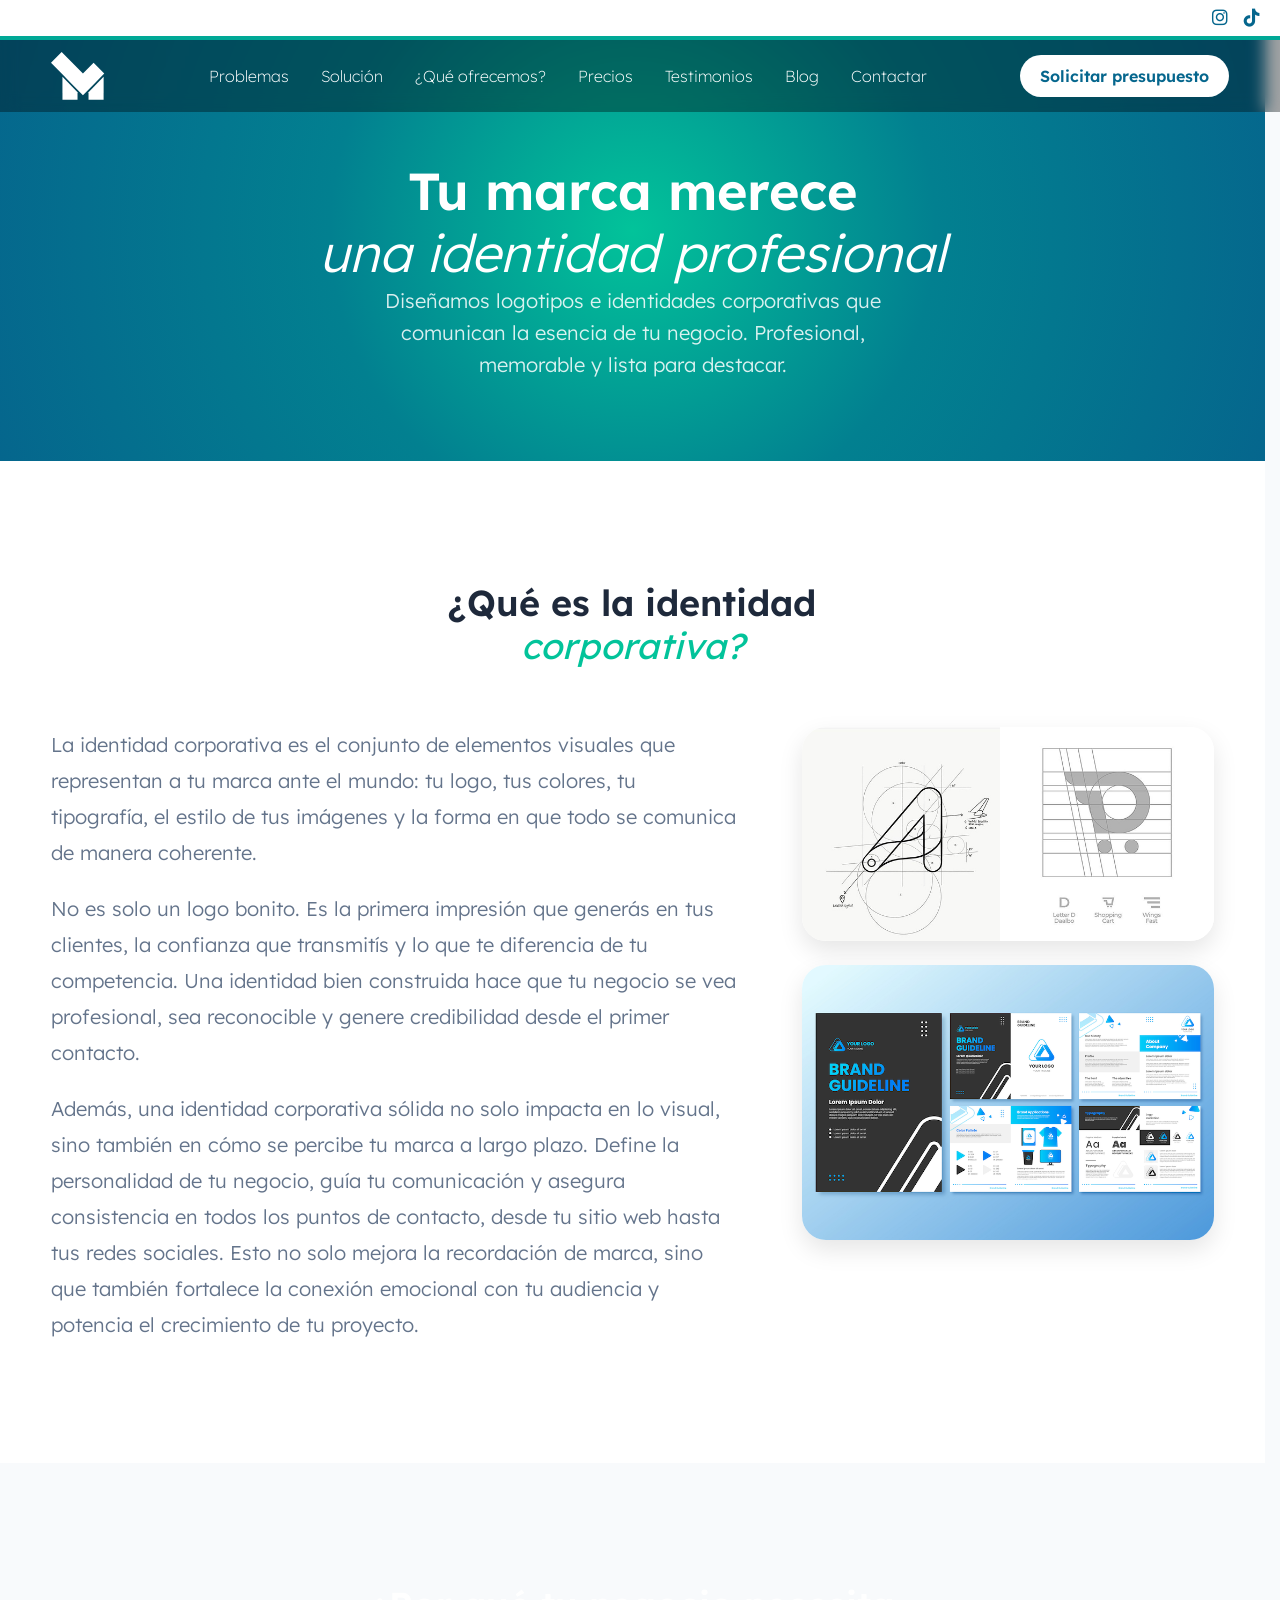
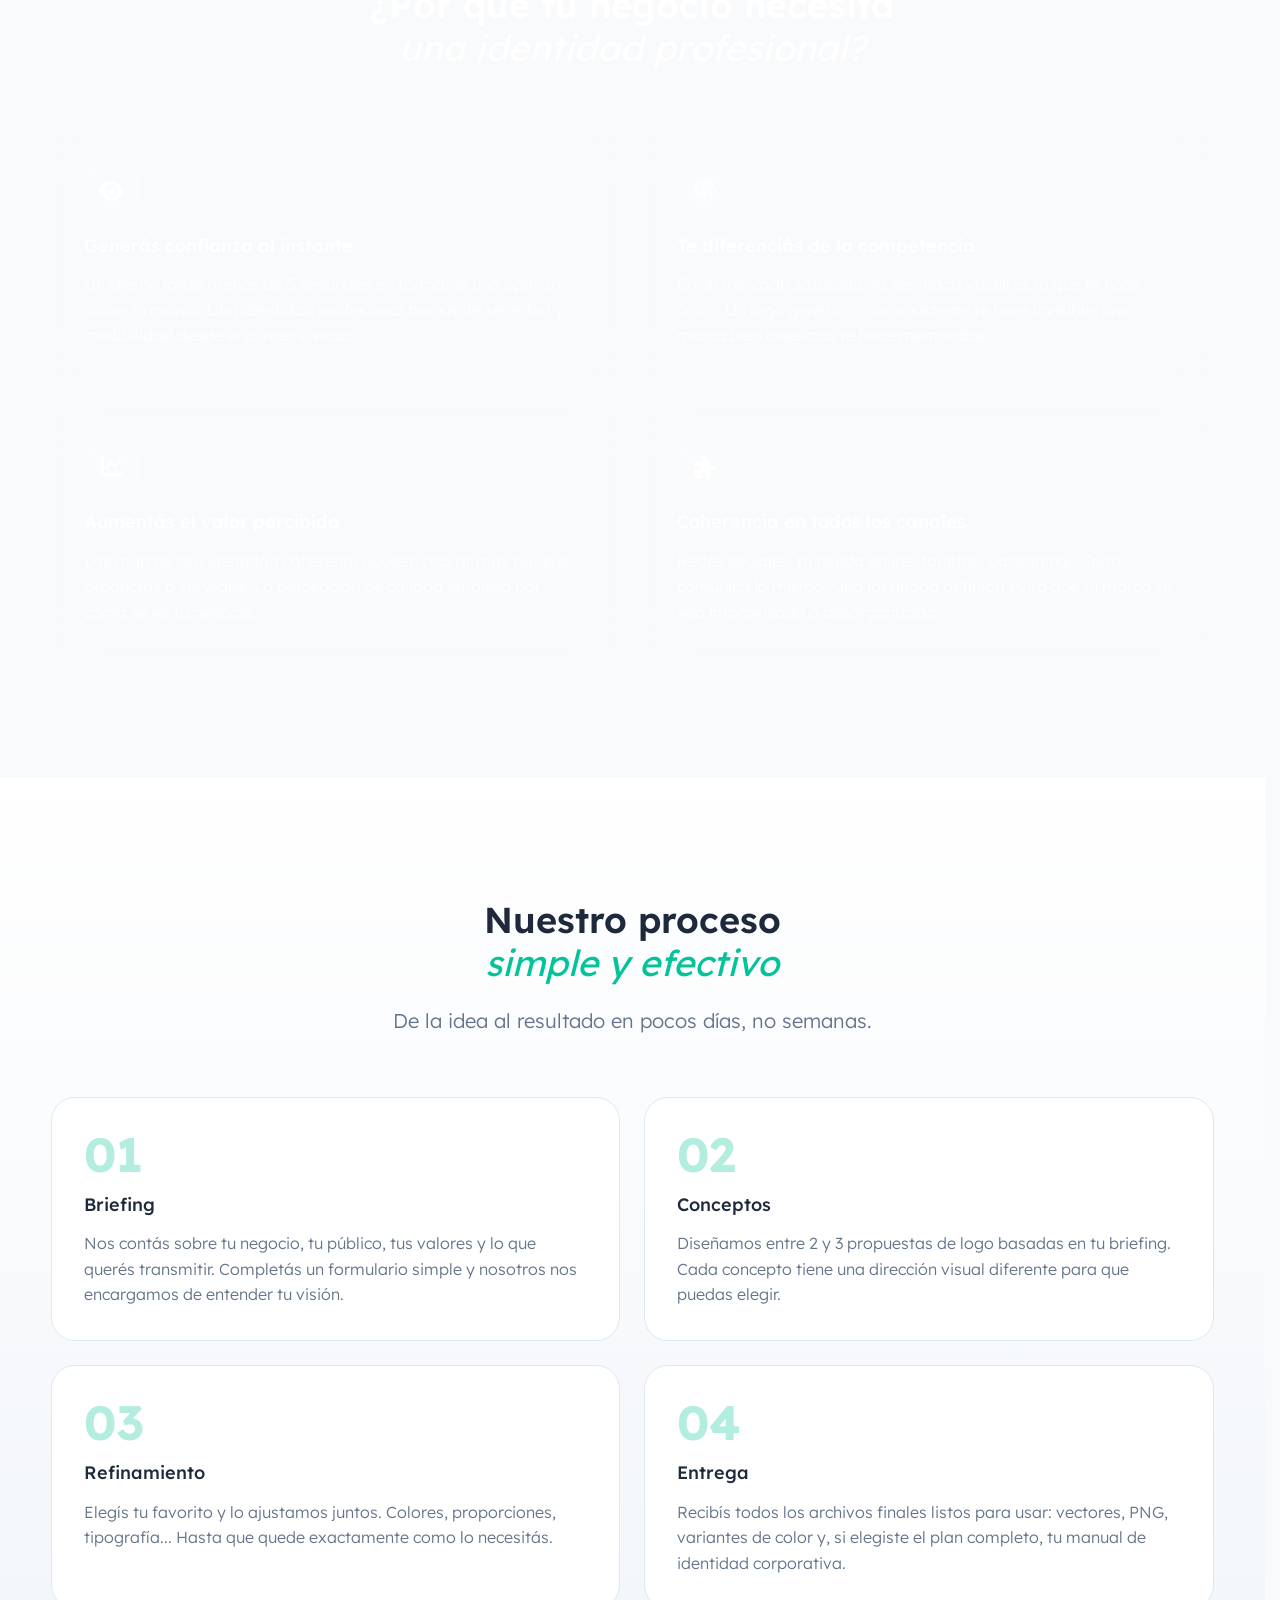
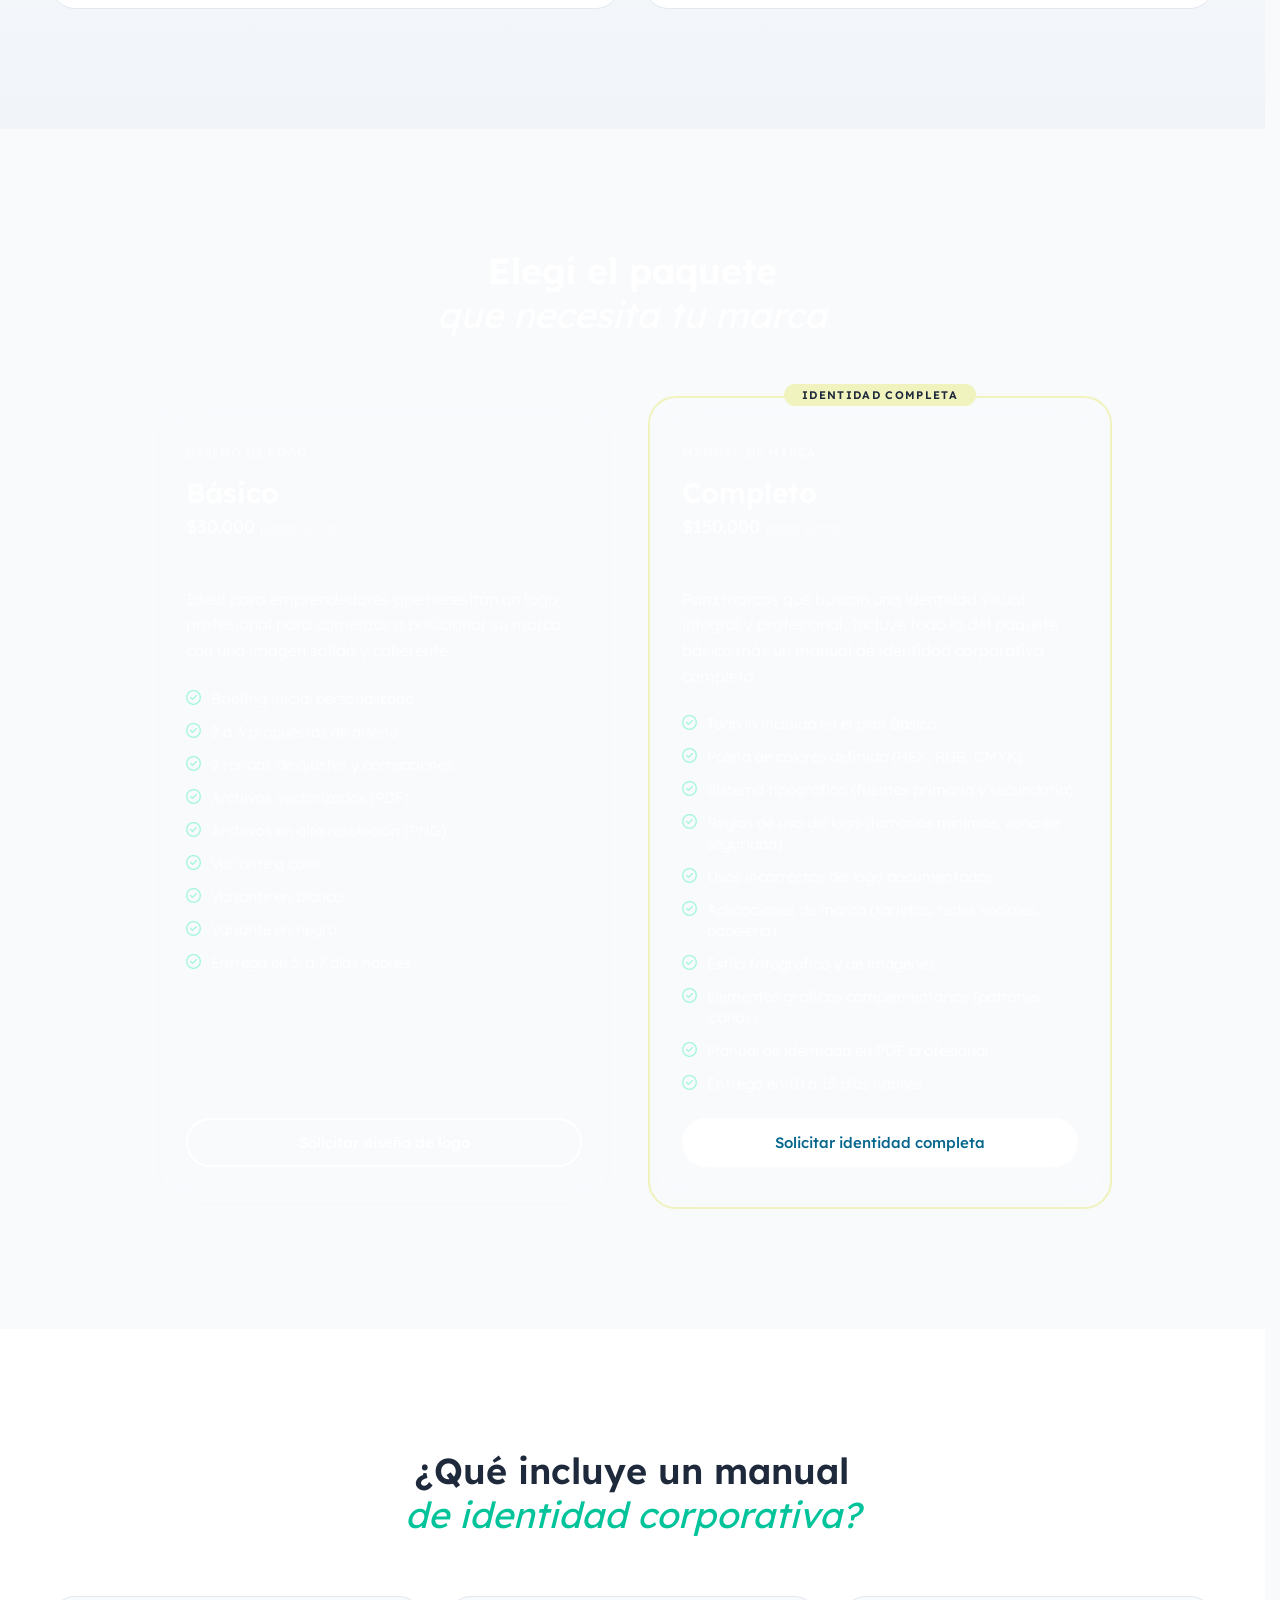
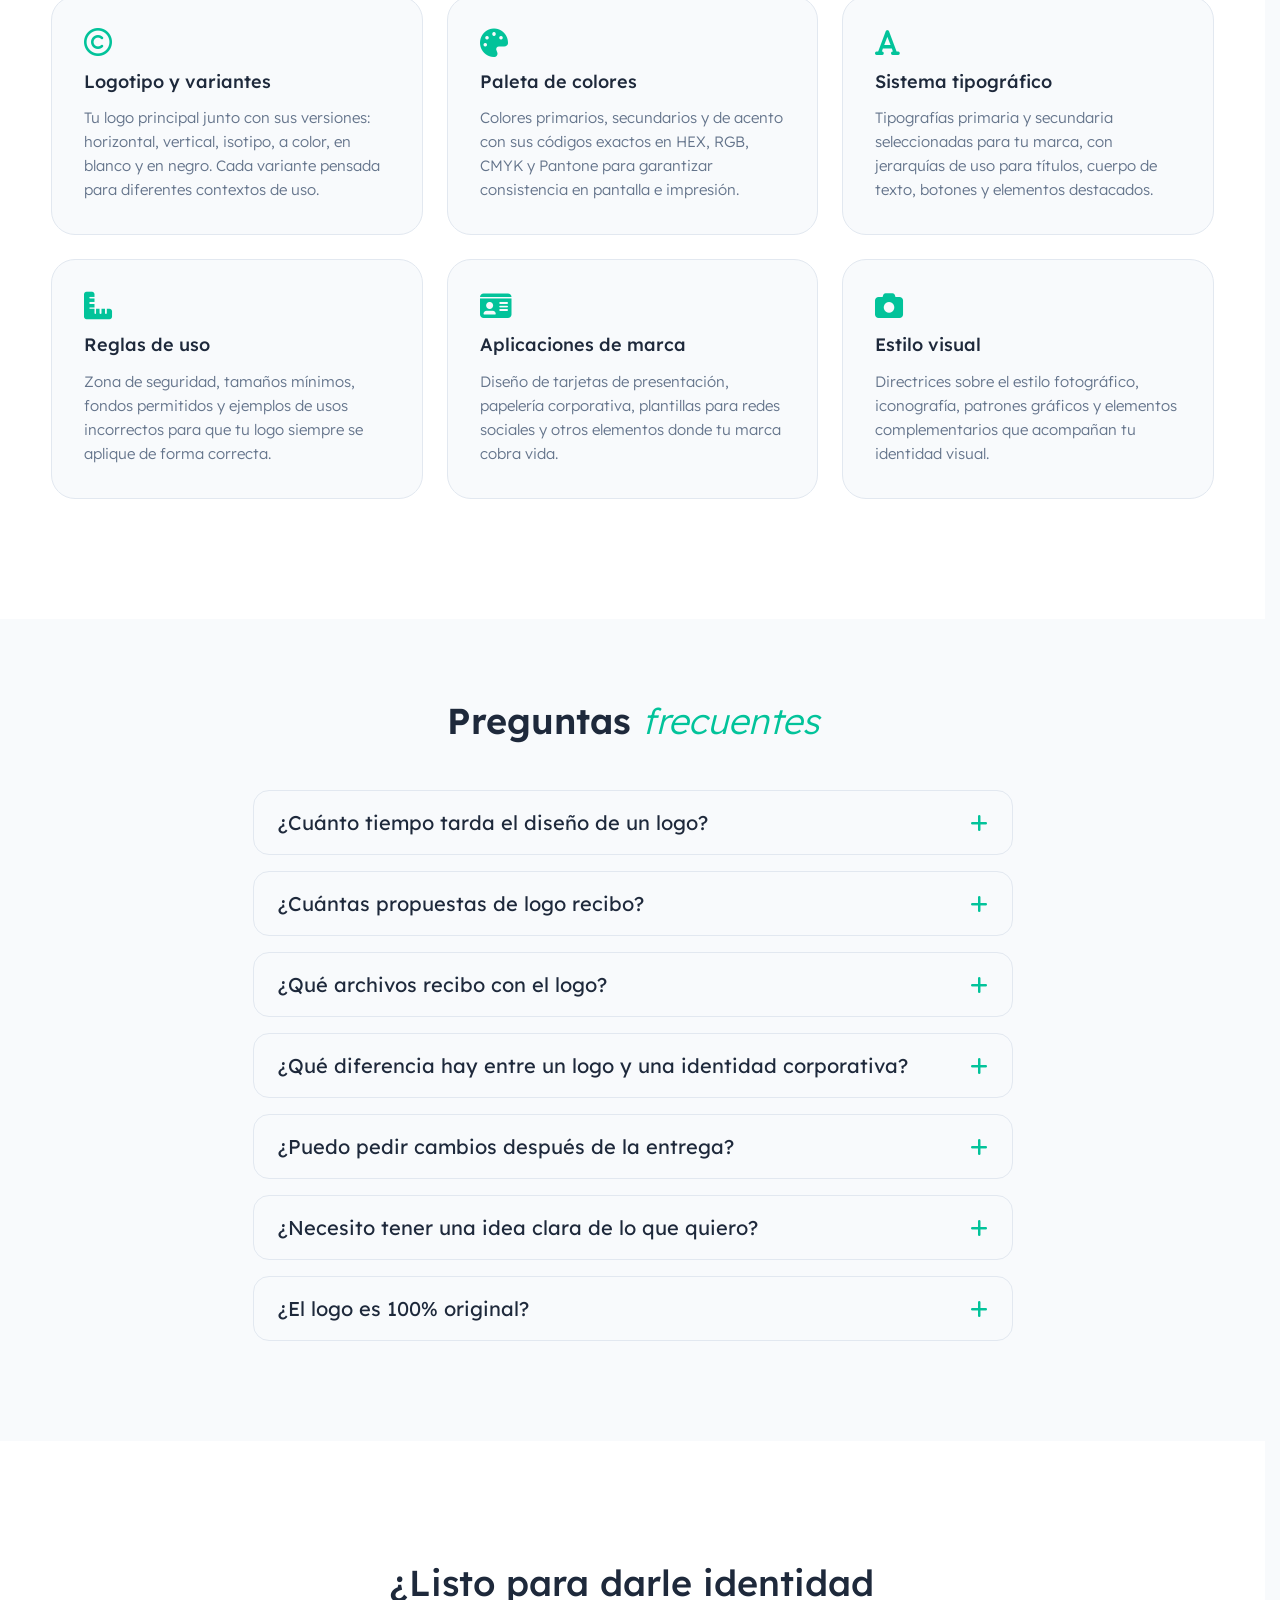
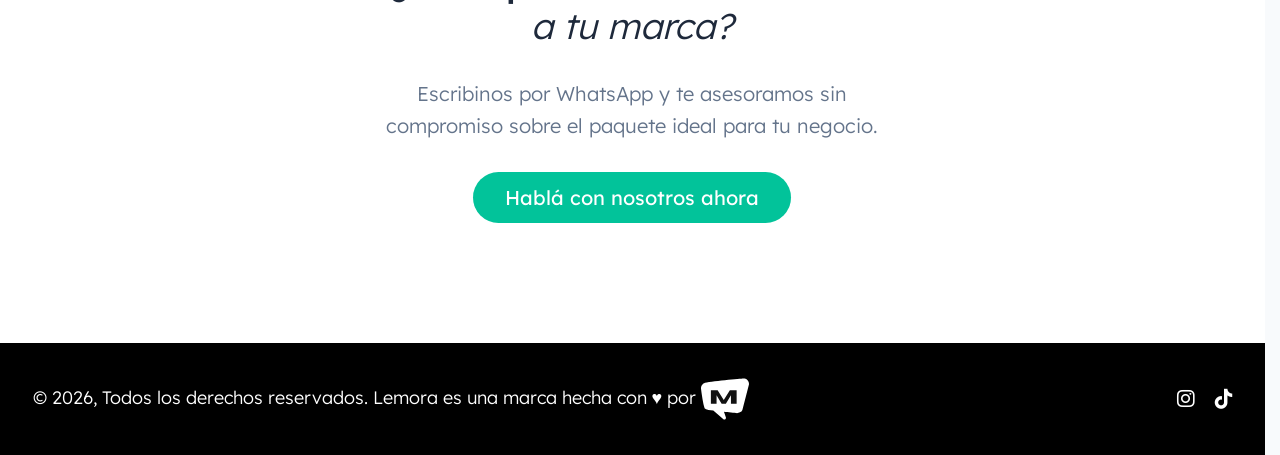
<file: identidad.html>
<!DOCTYPE html>
<html lang="es">

<head>
    <meta charset="UTF-8">
    <meta name="viewport" content="width=device-width, initial-scale=1.0">
    <meta name="theme-color" content="#05668d">
    <title>Identidad Corporativa - Diseño de Logos y Marcas | Lemora</title>
    <link rel="canonical" href="https://lemora.lat/identidad" />
    <meta name="description"
        content="Diseño profesional de logotipos e identidad corporativa para emprendedores. Desde tu logo hasta un manual de marca completo. Resultados en días, no semanas.">
    <link rel="icon" href="/img/favicon.svg" type="image/svg+xml">
    <link rel="stylesheet" href="css/normalize.css">
    <link rel="stylesheet" href="css/styles.css">
    <link rel="preconnect" href="https://fonts.googleapis.com">
    <link rel="preconnect" href="https://fonts.gstatic.com" crossorigin>
    <link href="https://fonts.googleapis.com/css2?family=Lexend:wght@100..900&display=swap" rel="stylesheet">
    <link rel="stylesheet" href="https://cdnjs.cloudflare.com/ajax/libs/font-awesome/6.5.1/css/all.min.css" integrity="sha384-t1nt8BQoYMLFN5p42tRAtuAAFQaCQODekUVeKKZrEnEyp4H2R0RHFz0KWpmj7i8g" crossorigin="anonymous">
    <meta property="og:type" content="website">
    <meta property="og:url" content="https://lemora.lat/identidad">
    <meta property="og:title" content="Identidad Corporativa - Diseño de Logos y Marcas | Lemora">
    <meta property="og:description" content="Diseño profesional de logotipos e identidad corporativa para emprendedores. Desde tu logo hasta un manual de marca completo. Resultados en días, no semanas.">
    <meta property="og:image" content="https://lemora.lat/img/logo.svg">
    <meta name="twitter:card" content="summary_large_image">
</head>

<body>

    <div id="site-header" data-cta-text="Solicitar presupuesto"
        data-cta-link="https://wa.me/543515957014?text=Hola,%20me%20interesa%20el%20servicio%20de%20identidad%20corporativa...">
    </div>

    <main>

    <!-- ===== PAGE HERO ===== -->
    <section class="page-hero">
        <h1>
            Tu marca merece<br>
            <em>una identidad profesional</em>
        </h1>
        <p>Diseñamos logotipos e identidades corporativas que comunican la esencia de tu negocio. Profesional, memorable
            y lista para destacar.</p>
    </section>

    <!-- ===== QUÉ ES IDENTIDAD CORPORATIVA ===== -->
    <section class="id-intro-section">
        <div class="container">
            <header class="id-intro-header">
                <h2>
                    ¿Qué es la identidad<br>
                    <em>corporativa?</em>
                </h2>
            </header>

            <div class="id-intro-grid">
                <div class="id-intro-text">
                    <p>
                        La identidad corporativa es el conjunto de elementos visuales que representan a tu marca
                        ante el mundo: tu logo, tus colores, tu tipografía, el estilo de tus imágenes y la forma
                        en que todo se comunica de manera coherente.
                    </p>
                    <p>
                        No es solo un logo bonito. Es la primera impresión que generás en tus clientes,
                        la confianza que transmitís y lo que te diferencia de tu competencia.
                        Una identidad bien construida hace que tu negocio se vea profesional,
                        sea reconocible y genere credibilidad desde el primer contacto.
                    </p>
                    <p>
                        Además, una identidad corporativa sólida no solo impacta en lo visual, sino también en cómo se
                        percibe tu marca a largo plazo. Define la personalidad de tu negocio, guía tu comunicación y
                        asegura consistencia en todos los puntos de contacto, desde tu sitio web hasta tus redes
                        sociales. Esto no solo mejora la recordación de marca, sino que también fortalece la conexión
                        emocional con tu audiencia y potencia el crecimiento de tu proyecto.
                    </p>
                </div>
                <div class="imagenes_identidad">
                    <div class="id-intro-image">
                        <img loading="lazy" src="/img/identidad2.png" alt="Diseño de logos profesionales">
                    </div>
                    <div class="id-intro-image">
                        <img loading="lazy" src="/img/identidad3.png" alt="Diseño de identidad corporativa profesional">
                    </div>
                </div>
            </div>
        </div>
    </section>

    <!-- ===== POR QUÉ NECESITÁS UNA ===== -->
    <section class="bg id-why-section">
        <div class="container">
            <header class="id-why-header">
                <h2>
                    ¿Por qué tu negocio necesita<br>
                    <em>una identidad profesional?</em>
                </h2>
            </header>

            <div class="id-why-grid">
                <article class="id-why-card">
                    <div class="id-why-icon">
                        <i class="fa-solid fa-eye" aria-hidden="true"></i>
                    </div>
                    <h3>Generás confianza al instante</h3>
                    <p>
                        Un cliente tarda menos de 5 segundos en formarse una opinión sobre tu marca.
                        Una identidad profesional transmite seriedad y credibilidad desde el primer vistazo.
                    </p>
                </article>

                <article class="id-why-card">
                    <div class="id-why-icon">
                        <i class="fa-solid fa-fingerprint" aria-hidden="true"></i>
                    </div>
                    <h3>Te diferenciás de la competencia</h3>
                    <p>
                        En un mercado saturado, tu identidad visual es lo que te hace único.
                        Un logo genérico o inconsistente te hace invisible; una marca bien diseñada te hace memorable.
                    </p>
                </article>

                <article class="id-why-card">
                    <div class="id-why-icon">
                        <i class="fa-solid fa-chart-line" aria-hidden="true"></i>
                    </div>
                    <h3>Aumentás el valor percibido</h3>
                    <p>
                        Las marcas con identidad coherente pueden cobrar más por sus productos o servicios.
                        La percepción de calidad empieza por cómo se ve tu negocio.
                    </p>
                </article>

                <article class="id-why-card">
                    <div class="id-why-icon">
                        <i class="fa-solid fa-puzzle-piece" aria-hidden="true"></i>
                    </div>
                    <h3>Coherencia en todos los canales</h3>
                    <p>
                        Redes sociales, tu tienda online, tarjetas, packaging... Todo comunica lo mismo.
                        Una identidad definida evita que tu marca se vea improvisada o desorganizada.
                    </p>
                </article>
            </div>
        </div>
    </section>

    <!-- ===== PROCESO ===== -->
    <section class="id-process-section">
        <div class="container">
            <header class="id-process-header">
                <h2>
                    Nuestro proceso<br>
                    <em>simple y efectivo</em>
                </h2>

            </header>
            <p class="id-process-subtitle">De la idea al resultado en pocos días, no semanas.</p>


            <div class="id-process-grid">
                <article class="id-process-step">
                    <span class="id-step-number">01</span>
                    <h3>Briefing</h3>
                    <p>
                        Nos contás sobre tu negocio, tu público, tus valores y lo que querés transmitir.
                        Completás un formulario simple y nosotros nos encargamos de entender tu visión.
                    </p>
                </article>

                <article class="id-process-step">
                    <span class="id-step-number">02</span>
                    <h3>Conceptos</h3>
                    <p>
                        Diseñamos entre 2 y 3 propuestas de logo basadas en tu briefing.
                        Cada concepto tiene una dirección visual diferente para que puedas elegir.
                    </p>
                </article>

                <article class="id-process-step">
                    <span class="id-step-number">03</span>
                    <h3>Refinamiento</h3>
                    <p>
                        Elegís tu favorito y lo ajustamos juntos. Colores, proporciones, tipografía...
                        Hasta que quede exactamente como lo necesitás.
                    </p>
                </article>

                <article class="id-process-step">
                    <span class="id-step-number">04</span>
                    <h3>Entrega</h3>
                    <p>
                        Recibís todos los archivos finales listos para usar: vectores, PNG, variantes
                        de color y, si elegiste el plan completo, tu manual de identidad corporativa.
                    </p>
                </article>
            </div>
        </div>
    </section>

    <!-- ===== PAQUETES ===== -->
    <section class="bg id-packages-section" id="paquetes">
        <div class="container">
            <header class="id-packages-header">
                <h2>
                    Elegí el paquete<br>
                    <em>que necesita tu marca</em>
                </h2>
            </header>

            <div class="id-packages-grid">

                <!-- PAQUETE BÁSICO -->
                <article class="id-package-card">
                    <div class="id-package-header">
                        <span class="badge">Diseño de logo</span>
                        <h3>Básico</h3>
                        <div class="id-package-price">
                            $30.000 <span>pago único</span>
                        </div>
                    </div>

                    <div class="id-package-divider"></div>

                    <p class="id-package-desc">
                        Ideal para emprendedores que necesitan un logo profesional para comenzar
                        a posicionar su marca con una imagen sólida y coherente.
                    </p>

                    <ul class="id-package-features">
                        <li><i class="fa-regular fa-circle-check" aria-hidden="true"></i> Briefing inicial personalizado</li>
                        <li><i class="fa-regular fa-circle-check" aria-hidden="true"></i> 2 a 3 propuestas de diseño</li>
                        <li><i class="fa-regular fa-circle-check" aria-hidden="true"></i> 2 rondas de ajustes y correcciones</li>
                        <li><i class="fa-regular fa-circle-check" aria-hidden="true"></i> Archivos vectorizados (PDF)</li>
                        <li><i class="fa-regular fa-circle-check" aria-hidden="true"></i> Archivos en alta resolución (PNG)</li>
                        <li><i class="fa-regular fa-circle-check" aria-hidden="true"></i> Variante a color</li>
                        <li><i class="fa-regular fa-circle-check" aria-hidden="true"></i> Variante en blanco</li>
                        <li><i class="fa-regular fa-circle-check" aria-hidden="true"></i> Variante en negro</li>
                        <li><i class="fa-regular fa-circle-check" aria-hidden="true"></i> Entrega en 5 a 7 días hábiles</li>
                    </ul>

                    <a href="https://wa.me/543515957014?text=Hola,%20me%20interesa%20el%20paquete%20básico%20de%20diseño%20de%20logo..."
                        target="_blank" class="id-package-cta" rel="noopener noreferrer">
                        Solicitar diseño de logo
                    </a>
                </article>

                <!-- PAQUETE COMPLETO -->
                <article class="id-package-card id-package-featured">
                    <div class="id-package-badge">IDENTIDAD COMPLETA</div>

                    <div class="id-package-header">
                        <span class="badge">Manual de marca</span>
                        <h3>Completo</h3>
                        <div class="id-package-price">
                            $150.000 <span>pago único</span>
                        </div>
                    </div>

                    <div class="id-package-divider"></div>

                    <p class="id-package-desc">
                        Para marcas que buscan una identidad visual integral y profesional.
                        Incluye todo lo del paquete básico más un manual de identidad corporativa completo.
                    </p>

                    <ul class="id-package-features">
                        <li><i class="fa-regular fa-circle-check" aria-hidden="true"></i> Todo lo incluido en el plan Básico</li>
                        <li><i class="fa-regular fa-circle-check" aria-hidden="true"></i> Paleta de colores definida (HEX, RGB, CMYK)</li>
                        <li><i class="fa-regular fa-circle-check" aria-hidden="true"></i> Sistema tipográfico (fuentes primaria y
                            secundaria)</li>
                        <li><i class="fa-regular fa-circle-check" aria-hidden="true"></i> Reglas de uso del logo (tamaños mínimos, zona de
                            seguridad)</li>
                        <li><i class="fa-regular fa-circle-check" aria-hidden="true"></i> Usos incorrectos del logo documentados</li>
                        <li><i class="fa-regular fa-circle-check" aria-hidden="true"></i> Aplicaciones de marca (tarjetas, redes sociales,
                            papelería)</li>
                        <li><i class="fa-regular fa-circle-check" aria-hidden="true"></i> Estilo fotográfico y de imágenes</li>
                        <li><i class="fa-regular fa-circle-check" aria-hidden="true"></i> Elementos gráficos complementarios (patrones,
                            íconos)</li>
                        <li><i class="fa-regular fa-circle-check" aria-hidden="true"></i> Manual de identidad en PDF profesional</li>
                        <li><i class="fa-regular fa-circle-check" aria-hidden="true"></i> Entrega en 10 a 15 días hábiles</li>
                    </ul>

                    <a href="https://wa.me/543515957014?text=Hola,%20me%20interesa%20el%20paquete%20completo%20de%20identidad%20corporativa..."
                        target="_blank" class="id-package-cta" rel="noopener noreferrer">
                        Solicitar identidad completa
                    </a>
                </article>

            </div>
        </div>
    </section>

    <!-- ===== QUÉ INCLUYE EL MANUAL ===== -->
    <section class="id-manual-section">
        <div class="container">
            <header class="id-manual-header">
                <h2>
                    ¿Qué incluye un manual<br>
                    <em>de identidad corporativa?</em>
                </h2>
            </header>

            <div class="id-manual-grid">
                <article class="id-manual-item">
                    <i class="fa-regular fa-copyright" aria-hidden="true"></i>
                    <h3>Logotipo y variantes</h3>
                    <p>Tu logo principal junto con sus versiones: horizontal, vertical, isotipo, a color, en blanco y en
                        negro. Cada variante pensada para diferentes contextos de uso.</p>
                </article>

                <article class="id-manual-item">
                    <i class="fa-solid fa-palette" aria-hidden="true"></i>
                    <h3>Paleta de colores</h3>
                    <p>Colores primarios, secundarios y de acento con sus códigos exactos en HEX, RGB, CMYK y Pantone
                        para garantizar consistencia en pantalla e impresión.</p>
                </article>

                <article class="id-manual-item">
                    <i class="fa-solid fa-font" aria-hidden="true"></i>
                    <h3>Sistema tipográfico</h3>
                    <p>Tipografías primaria y secundaria seleccionadas para tu marca, con jerarquías de uso para
                        títulos, cuerpo de texto, botones y elementos destacados.</p>
                </article>

                <article class="id-manual-item">
                    <i class="fa-solid fa-ruler-combined" aria-hidden="true"></i>
                    <h3>Reglas de uso</h3>
                    <p>Zona de seguridad, tamaños mínimos, fondos permitidos y ejemplos de usos incorrectos para que tu
                        logo siempre se aplique de forma correcta.</p>
                </article>

                <article class="id-manual-item">
                    <i class="fa-solid fa-id-card" aria-hidden="true"></i>
                    <h3>Aplicaciones de marca</h3>
                    <p>Diseño de tarjetas de presentación, papelería corporativa, plantillas para redes sociales y otros
                        elementos donde tu marca cobra vida.</p>
                </article>

                <article class="id-manual-item">
                    <i class="fa-solid fa-camera" aria-hidden="true"></i>
                    <h3>Estilo visual</h3>
                    <p>Directrices sobre el estilo fotográfico, iconografía, patrones gráficos y elementos
                        complementarios que acompañan tu identidad visual.</p>
                </article>
            </div>
        </div>
    </section>

    <!-- ===== FAQ ===== -->
    <section class="faq-section">
        <div class="faq-inner">
            <h2 class="faq-title">Preguntas <em>frecuentes</em></h2>

            <div class="faq-list">
                <div class="faq-item">
                    <button class="faq-question">
                        ¿Cuánto tiempo tarda el diseño de un logo?
                        <i class="fa-solid fa-plus" aria-hidden="true"></i>
                    </button>
                    <p class="faq-answer">El paquete básico de diseño de logo se entrega en 5 a 7 días hábiles desde que
                        recibimos el briefing completo. El paquete completo de identidad corporativa tarda entre 10 y 15
                        días hábiles.</p>
                </div>

                <div class="faq-item">
                    <button class="faq-question">
                        ¿Cuántas propuestas de logo recibo?
                        <i class="fa-solid fa-plus" aria-hidden="true"></i>
                    </button>
                    <p class="faq-answer">Presentamos entre 2 y 3 conceptos iniciales con direcciones visuales
                        diferentes. Vos elegís el que más te guste y lo refinamos juntos hasta que quede perfecto.</p>
                </div>

                <div class="faq-item">
                    <button class="faq-question">
                        ¿Qué archivos recibo con el logo?
                        <i class="fa-solid fa-plus" aria-hidden="true"></i>
                    </button>
                    <p class="faq-answer">Recibís archivos vectorizados en PDF (escalables sin perder calidad) y
                        archivos en PNG de alta resolución. Cada formato viene en 3 variantes: a color, en blanco y en
                        negro.</p>
                </div>

                <div class="faq-item">
                    <button class="faq-question">
                        ¿Qué diferencia hay entre un logo y una identidad corporativa?
                        <i class="fa-solid fa-plus" aria-hidden="true"></i>
                    </button>
                    <p class="faq-answer">El logo es el símbolo gráfico que representa tu marca. La identidad
                        corporativa es el sistema visual completo: logo, colores, tipografías, reglas de uso,
                        aplicaciones y un manual que documenta todo para mantener coherencia en cada punto de contacto.
                    </p>
                </div>

                <div class="faq-item">
                    <button class="faq-question">
                        ¿Puedo pedir cambios después de la entrega?
                        <i class="fa-solid fa-plus" aria-hidden="true"></i>
                    </button>
                    <p class="faq-answer">El paquete incluye 2 rondas de ajustes durante el proceso de diseño. Una vez
                        entregados los archivos finales, cualquier modificación adicional se cotiza por separado.</p>
                </div>

                <div class="faq-item">
                    <button class="faq-question">
                        ¿Necesito tener una idea clara de lo que quiero?
                        <i class="fa-solid fa-plus" aria-hidden="true"></i>
                    </button>
                    <p class="faq-answer">No es necesario. El briefing que te enviamos está diseñado para guiarte paso a
                        paso. Nos contás sobre tu negocio, tu público y tus preferencias, y nosotros nos encargamos de
                        traducir eso en un diseño profesional.</p>
                </div>

                <div class="faq-item">
                    <button class="faq-question">
                        ¿El logo es 100% original?
                        <i class="fa-solid fa-plus" aria-hidden="true"></i>
                    </button>
                    <p class="faq-answer">Sí, cada logo se diseña desde cero, de forma personalizada para tu marca. No
                        usamos plantillas ni diseños predefinidos. El resultado es completamente único y exclusivo para
                        tu negocio.</p>
                </div>
            </div>
        </div>
    </section>

    <!-- ===== CTA SECTION ===== -->
    <section class="cta-section" id="contactar">
        <div class="container cta-content">
            <h2>
                ¿Listo para darle identidad<br>
                <em>a tu marca?</em>
            </h2>
            <p>Escribinos por WhatsApp y te asesoramos sin compromiso sobre el paquete ideal para tu negocio.</p>
            <a href="https://wa.me/543515957014?text=Hola,%20me%20interesa%20el%20servicio%20de%20identidad%20corporativa..."
                target="_blank" class="cta-button" rel="noopener noreferrer">
                Hablá con nosotros ahora
            </a>
        </div>
    </section>

    </main>

    <div id="site-footer"></div>

    <script src="js/template.js"></script>
    <script src="js/script.js"></script>
    <script src="js/faq.js"></script>
</body>

</html>
</file>
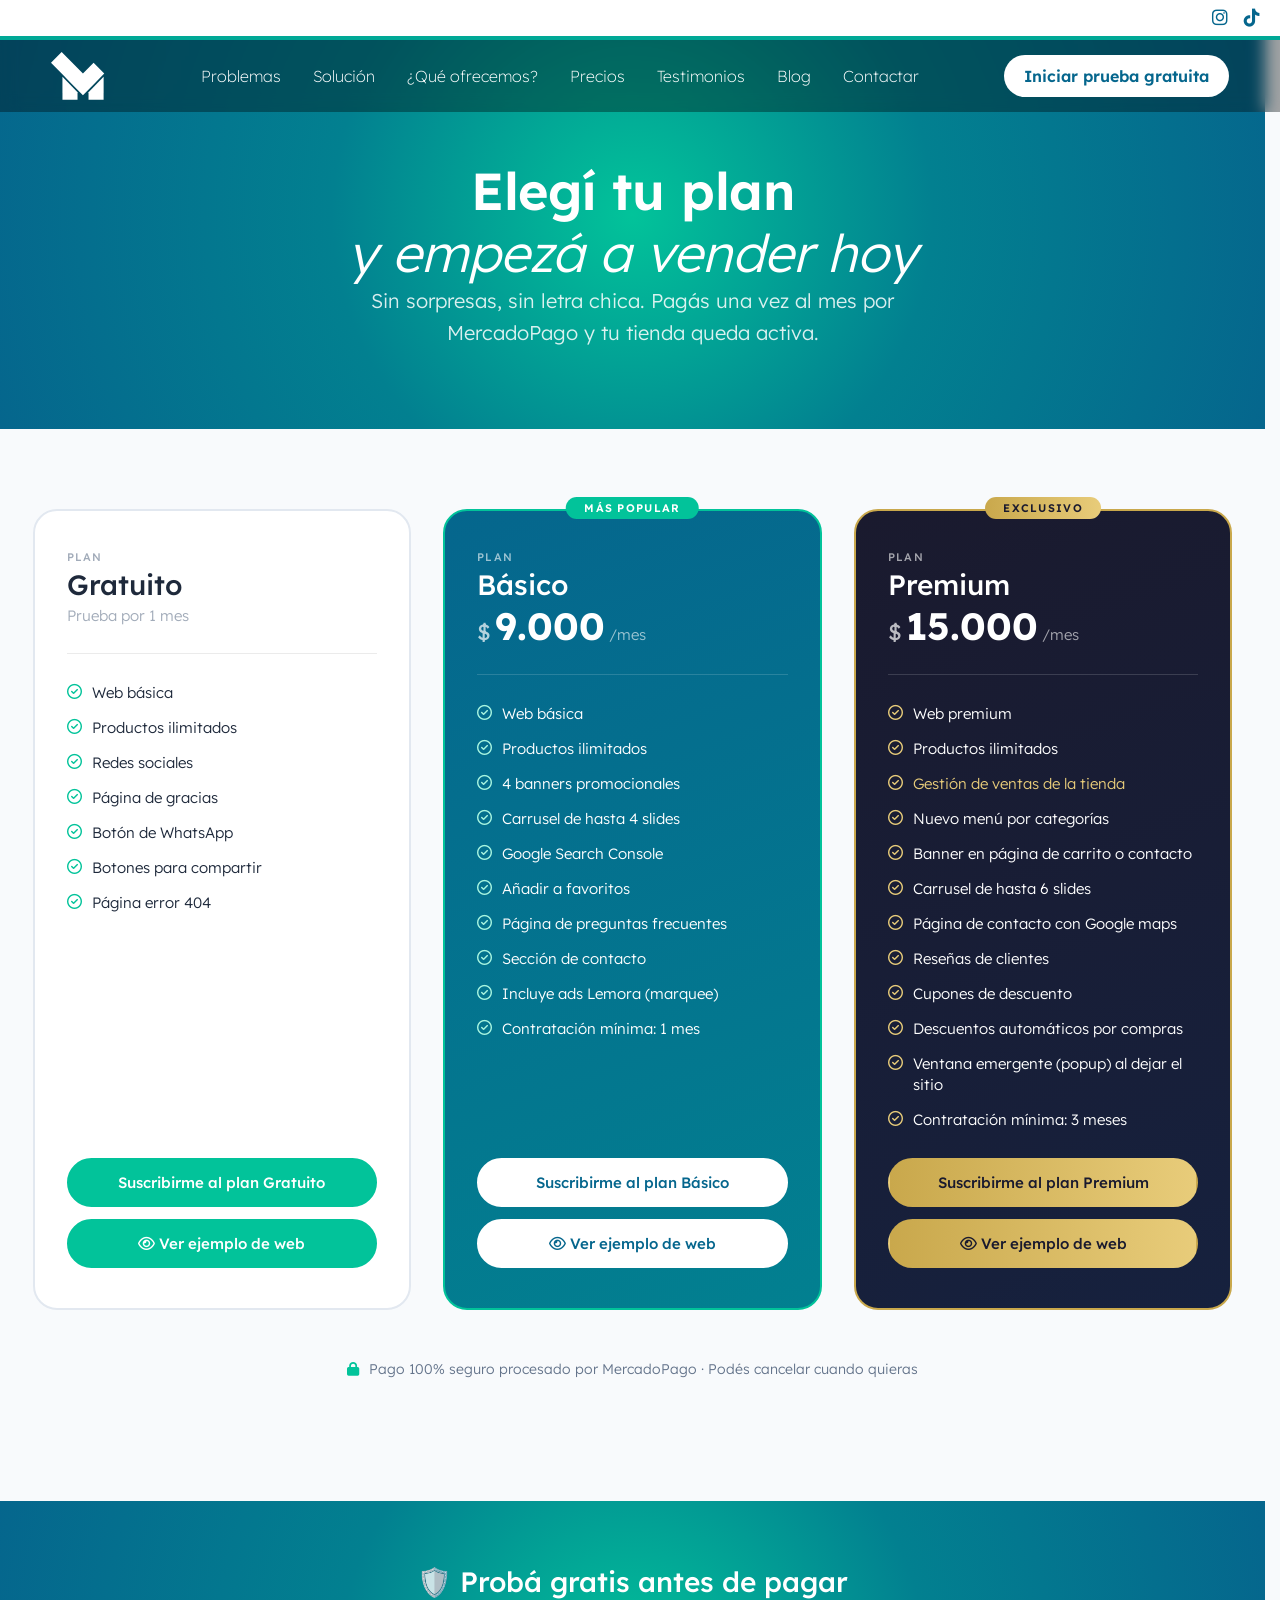
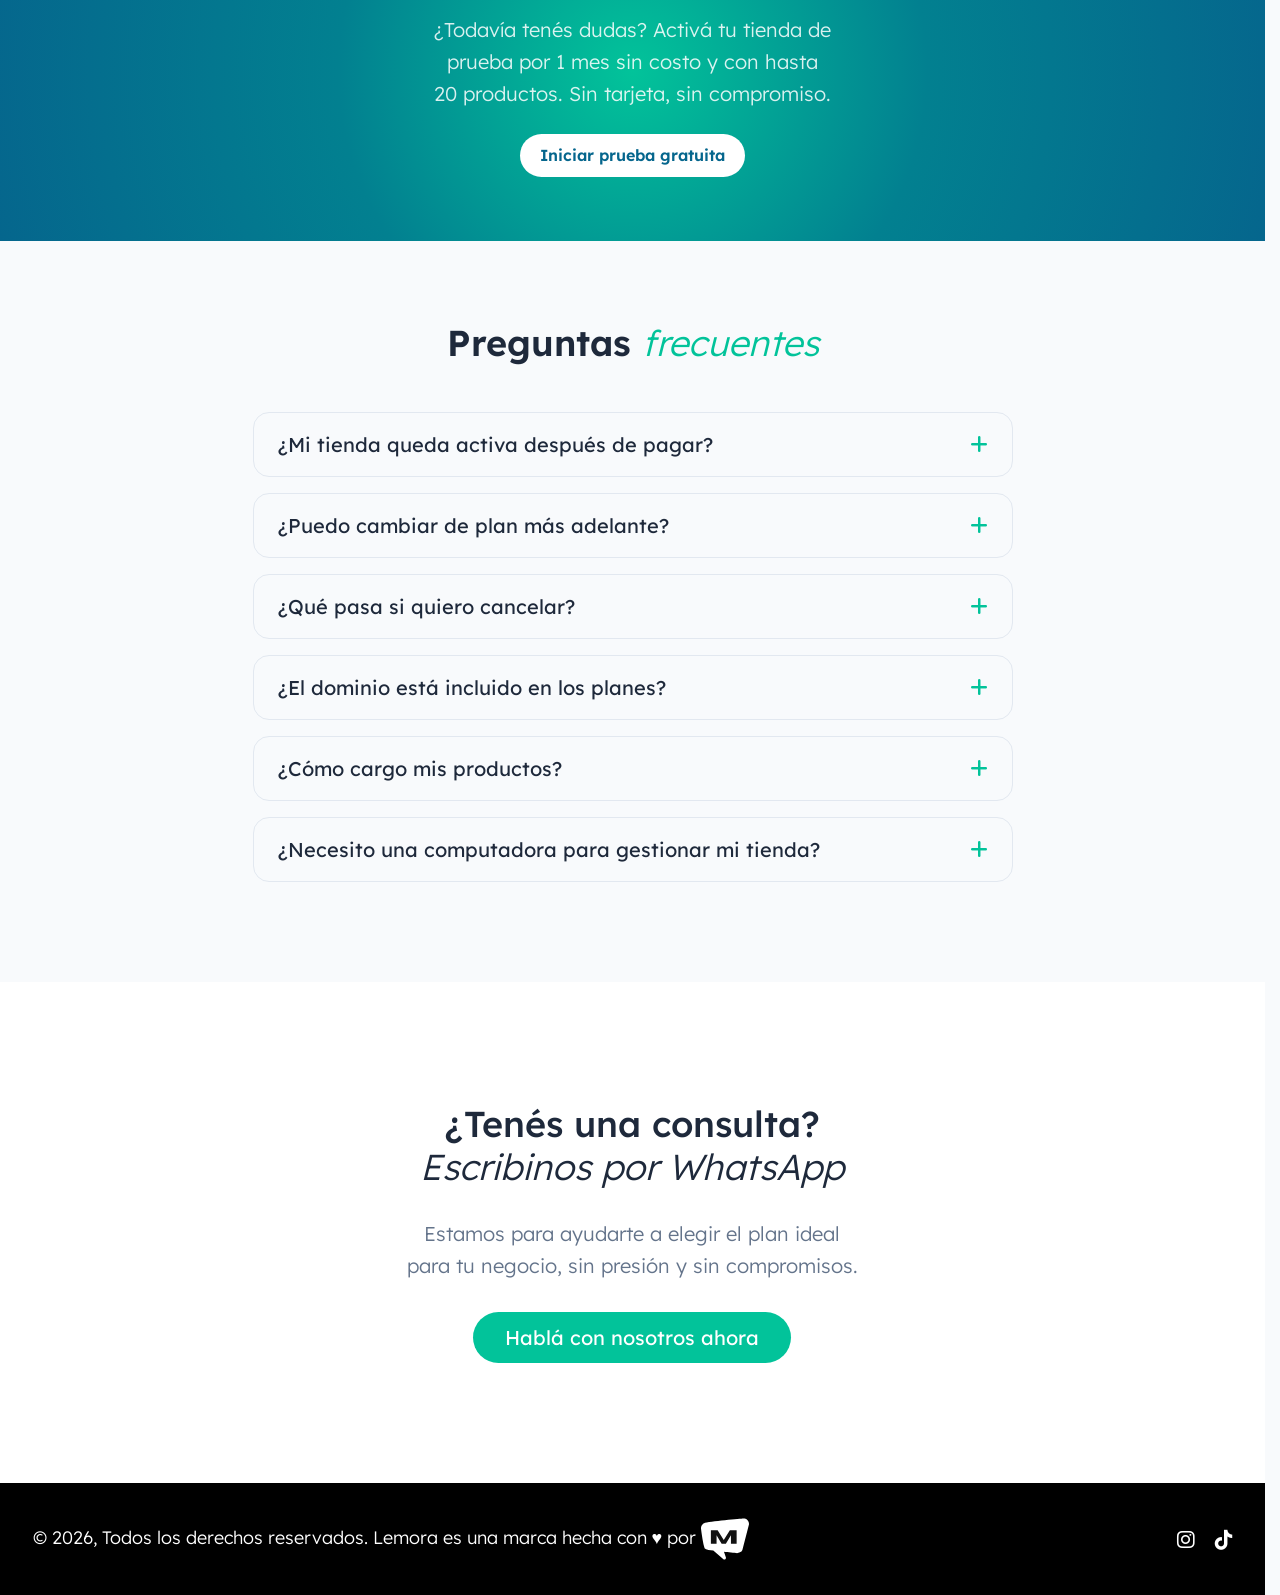
<file: membresias.html>
<!DOCTYPE html>
<html lang="es">

<head>
    <meta charset="UTF-8">
    <meta name="viewport" content="width=device-width, initial-scale=1.0">
    <meta name="theme-color" content="#05668d">
    <title>Planes de membresía - Lemora</title>
    <meta name="description" content="Conocé los planes de membresía de Lemora para crear tu tienda online. Catálogo web, dominio, hosting, diseño de banners y soporte incluidos en un solo pago mensual.">
    <link rel="canonical" href="https://lemora.lat/membresias" />
    <link rel="icon" href="/img/favicon.svg" type="image/svg+xml">
    <link rel="stylesheet" href="css/normalize.css">
    <link rel="stylesheet" href="css/styles.css">
    <link rel="preconnect" href="https://fonts.googleapis.com">
    <link rel="preconnect" href="https://fonts.gstatic.com" crossorigin>
    <link href="https://fonts.googleapis.com/css2?family=Lexend:wght@100..900&display=swap" rel="stylesheet">
    <link rel="stylesheet" href="https://cdnjs.cloudflare.com/ajax/libs/font-awesome/6.5.1/css/all.min.css" integrity="sha384-t1nt8BQoYMLFN5p42tRAtuAAFQaCQODekUVeKKZrEnEyp4H2R0RHFz0KWpmj7i8g" crossorigin="anonymous">
    <meta property="og:type" content="website">
    <meta property="og:url" content="https://lemora.lat/membresias">
    <meta property="og:title" content="Planes de membresía - Lemora">
    <meta property="og:description" content="Conocé los planes de membresía de Lemora para crear tu tienda online. Catálogo web, dominio, hosting, diseño de banners y soporte incluidos en un solo pago mensual.">
    <meta property="og:image" content="https://lemora.lat/img/logo.svg">
    <meta name="twitter:card" content="summary_large_image">

</head>

<body>

    <div id="site-header"></div>

    <main>

    <!-- ===== PAGE HERO ===== -->
    <section class="page-hero">
        <h1>
            Elegí tu plan<br>
            <em>y empezá a vender hoy</em>
        </h1>
        <p>Sin sorpresas, sin letra chica. Pagás una vez al mes por MercadoPago y tu tienda queda activa.</p>
    </section>

    <!-- ===== PLANS GRID ===== -->
    <section class="planes-page-section">
        <div class="planes-page-grid">

            <!-- PLAN GRATUITO -->
            <article class="plan-card">
                <div class="plan-header">
                    <span class="plan-label">Plan</span>
                    <span class="plan-name">Gratuito</span>
                    <div class="plan-price">
                        <span class="period">Prueba por 1 mes</span>
                    </div>
                </div>

                <div class="plan-divider"></div>

                <ul class="plan-features">
                    <li><i class="fa-regular fa-circle-check" aria-hidden="true"></i> Web básica</li>
                    <li><i class="fa-regular fa-circle-check" aria-hidden="true"></i> Productos ilimitados</li>
                    <li><i class="fa-regular fa-circle-check" aria-hidden="true"></i> Redes sociales</li>
                    <li><i class="fa-regular fa-circle-check" aria-hidden="true"></i> Página de gracias</li>
                    <li><i class="fa-regular fa-circle-check" aria-hidden="true"></i> Botón de WhatsApp</li>
                    <li><i class="fa-regular fa-circle-check" aria-hidden="true"></i> Botones para compartir</li>
                    <li><i class="fa-regular fa-circle-check" aria-hidden="true"></i> Página error 404</li>
                </ul>

                <div class="plan-ctas">
                    <!-- REEMPLAZÁ EL # CON TU LINK DE MERCADOPAGO -->
                    <a href="https://www.mercadopago.com.ar/subscriptions/checkout?preapproval_plan_id=e0fd9f29dca44ec9998d757aca8f0d22"
                        class="plan-cta">
                        Suscribirme al plan Gratuito
                    </a>

                    <a href="https://planbasico.lemora.lat/" class="plan-cta" target="_blank">
                        <i class="fa-regular fa-eye" aria-hidden="true"></i> Ver ejemplo de web
                    </a>
                </div>
            </article>

            <!-- PLAN BÁSICO -->
            <article class="plan-card featured">
                <div class="plan-badge-top">MÁS POPULAR</div>

                <div class="plan-header">
                    <span class="plan-label">Plan</span>
                    <span class="plan-name">Básico</span>
                    <div class="plan-price">
                        <span class="currency">$</span>
                        <span class="amount">9.000</span>
                        <span class="period">/mes</span>
                    </div>
                </div>

                <div class="plan-divider"></div>

                <ul class="plan-features">
                    <li><i class="fa-regular fa-circle-check" aria-hidden="true"></i> Web básica</li>
                    <li><i class="fa-regular fa-circle-check" aria-hidden="true"></i> Productos ilimitados</li>
                    <li><i class="fa-regular fa-circle-check" aria-hidden="true"></i> 4 banners promocionales</li>
                    <li><i class="fa-regular fa-circle-check" aria-hidden="true"></i> Carrusel de hasta 4 slides</li>
                    <li><i class="fa-regular fa-circle-check" aria-hidden="true"></i> Google Search Console</li>
                    <li><i class="fa-regular fa-circle-check" aria-hidden="true"></i> Añadir a favoritos</li>
                    <li><i class="fa-regular fa-circle-check" aria-hidden="true"></i> Página de preguntas frecuentes</li>
                    <li><i class="fa-regular fa-circle-check" aria-hidden="true"></i> Sección de contacto</li>
                    <li><i class="fa-regular fa-circle-check" aria-hidden="true"></i> Incluye ads Lemora (marquee)</li>
                    <li><i class="fa-regular fa-circle-check" aria-hidden="true"></i> Contratación mínima: 1 mes</li>
                </ul>

                <div class="plan-ctas">
                    <!-- REEMPLAZÁ EL # CON TU LINK DE MERCADOPAGO -->
                    <a href="https://www.mercadopago.com.ar/subscriptions/checkout?preapproval_plan_id=d37372dd19924098bcfeb189bbb8fbcf"
                        class="plan-cta">
                        Suscribirme al plan Básico
                    </a>

                    <a href="https://planpremium.lemora.lat/" class="plan-cta" target="_blank">
                        <i class="fa-regular fa-eye" aria-hidden="true"></i> Ver ejemplo de web
                    </a>
                </div>
            </article>

            <!-- PLAN PREMIUM -->
            <article class="plan-card luxury">
                <div class="plan-badge-top">EXCLUSIVO</div>

                <div class="plan-header">
                    <span class="plan-label">Plan</span>
                    <span class="plan-name">Premium</span>
                    <div class="plan-price">
                        <span class="currency">$</span>
                        <span class="amount">15.000</span>
                        <span class="period">/mes</span>
                    </div>
                </div>

                <div class="plan-divider"></div>

                <ul class="plan-features">
                    <li><i class="fa-regular fa-circle-check" aria-hidden="true"></i> Web premium</li>
                    <li><i class="fa-regular fa-circle-check" aria-hidden="true"></i> Productos ilimitados</li>
                    <li class="gold"><i class="fa-regular fa-circle-check" aria-hidden="true"></i> Gestión de ventas de la tienda</li>
                    <li><i class="fa-regular fa-circle-check" aria-hidden="true"></i> Nuevo menú por categorías</li>
                    <li><i class="fa-regular fa-circle-check" aria-hidden="true"></i> Banner en página de carrito o contacto</li>
                    <li><i class="fa-regular fa-circle-check" aria-hidden="true"></i> Carrusel de hasta 6 slides</li>
                    <li><i class="fa-regular fa-circle-check" aria-hidden="true"></i> Página de contacto con Google maps</li>
                    <li><i class="fa-regular fa-circle-check" aria-hidden="true"></i> Reseñas de clientes</li>
                    <li><i class="fa-regular fa-circle-check" aria-hidden="true"></i> Cupones de descuento</li> 
                    <li><i class="fa-regular fa-circle-check" aria-hidden="true"></i> Descuentos automáticos por compras</li> 
                    <li><i class="fa-regular fa-circle-check" aria-hidden="true"></i> Ventana emergente (popup) al dejar el sitio</li>
                    <li><i class="fa-regular fa-circle-check" aria-hidden="true"></i> Contratación mínima: 3 meses</li>
                </ul>

                <div class="plan-ctas">
                    <!-- REEMPLAZÁ EL # CON TU LINK DE MERCADOPAGO -->
                    <a href="https://www.mercadopago.com.ar/subscriptions/checkout?preapproval_plan_id=d5c7e3fd7b3f4254b5e9100534a8512b"
                        class="plan-cta">
                        Suscribirme al plan Premium
                    </a>
                    <a href="https://planluxury.lemora.lat/" class="plan-cta" target="_blank">
                        <i class="fa-regular fa-eye" aria-hidden="true"></i> Ver ejemplo de web
                    </a>
                </div>
            </article>

        </div>

        <!-- MercadoPago notice -->
        <p class="mp-notice">
            <i class="fa-solid fa-lock" aria-hidden="true" style="color: var(--primary-color);"></i>
            Pago 100% seguro procesado por MercadoPago · Podés cancelar cuando quieras
        </p>
    </section>

    <!-- ===== GUARANTEE STRIP ===== -->
    <section class="guarantee-strip">
        <div class="container-inner">
            <h3>🛡️ Probá gratis antes de pagar</h3>
            <p>¿Todavía tenés dudas? Activá tu tienda de prueba por 1 mes sin costo y con hasta 20 productos. Sin
                tarjeta, sin compromiso.</p>
            <a href="https://wa.me/543515957014?text=Hola,%20me%20interesa%20iniciar%20una%20prueba%20gratuita%20para%20mi%20negocio..."
                target="_blank" class="btn-primary" rel="noopener noreferrer" style="margin-top: 8px;">
                Iniciar prueba gratuita
            </a>
        </div>
    </section>

    <!-- ===== FAQ ===== -->
    <section class="faq-section">
        <div class="faq-inner">
            <h2 class="faq-title">Preguntas <em>frecuentes</em></h2>

            <div class="faq-list">
                <div class="faq-item">
                    <button class="faq-question">
                        ¿Mi tienda queda activa después de pagar?
                        <i class="fa-solid fa-plus" aria-hidden="true"></i>
                    </button>
                    <p class="faq-answer">Una vez confirmado el pago por MercadoPago, nos ponemos en contacto con vos
                        dentro de las 24 horas hábiles para comenzar a crear tu tienda.</p>
                </div>

                <div class="faq-item">
                    <button class="faq-question">
                        ¿Puedo cambiar de plan más adelante?
                        <i class="fa-solid fa-plus" aria-hidden="true"></i>
                    </button>
                    <p class="faq-answer">Sí, podés escalar de plan en cualquier momento. Si querés pasar de Básico a
                        Premium, solo abonás la diferencia proporcional del mes en curso.</p>
                </div>

                <div class="faq-item">
                    <button class="faq-question">
                        ¿Qué pasa si quiero cancelar?
                        <i class="fa-solid fa-plus" aria-hidden="true"></i>
                    </button>
                    <p class="faq-answer">En el plan Gratuito podés cancelar mes a mes sin penalidad. En Básico y Premium
                        aplica la contratación mínima indicada. Pasado ese período, cancelás cuando quieras.</p>
                </div>

                <div class="faq-item">
                    <button class="faq-question">
                        ¿El dominio está incluido en los planes?
                        <i class="fa-solid fa-plus" aria-hidden="true"></i>
                    </button>
                    <p class="faq-answer">No, ningún plan de Lemora incluye dominio propio.
                        El cliente debe contratarlo por su cuenta si desea uno y nosotros lo conectamos con su tienda
                        sin ningún cargo adicional.</p>
                </div>

                <div class="faq-item">
                    <button class="faq-question">
                        ¿Cómo cargo mis productos?
                        <i class="fa-solid fa-plus" aria-hidden="true"></i>
                    </button>
                    <p class="faq-answer">La carga de productos en la web se hace mediante una plantilla de Google
                        Sheets
                        que te enviamos para completar con los datos de tus productos. Luego, subís las imágenes a
                        Google
                        Drive y nosotros las conectamos con tu tienda.
                    </p>
                </div>
                <div class="faq-item">
                    <button class="faq-question">
                        ¿Necesito una computadora para gestionar mi tienda?
                        <i class="fa-solid fa-plus" aria-hidden="true"></i>
                    </button>
                    <p class="faq-answer">No, tu tienda se podrá administrar utilizando 2 aplicaciones: Google Sheets
                        (para
                        cargar tus productos) y Google Drive (para subir las imágenes de los producto); ambas
                        aplicaciones
                        están disponibles para teléfonos Android y iOS y son totalmente gratuitas.
                    </p>
                </div>
            </div>
        </div>
    </section>

    <!-- ===== CTA SECTION ===== -->
    <section class="cta-section" id="contactar">
        <div class="container cta-content">
            <h2>
                ¿Tenés una consulta?<br>
                <em>Escribinos por WhatsApp</em>
            </h2>
            <p>Estamos para ayudarte a elegir el plan ideal para tu negocio, sin presión y sin compromisos.</p>
            <a href="https://wa.me/543515957014" target="_blank" class="cta-button" rel="noopener noreferrer">
                Hablá con nosotros ahora
            </a>
        </div>
    </section>

    </main>

    <div id="site-footer"></div>

    <script src="js/template.js"></script>
    <script src="js/script.js"></script>
    <script src="js/faq.js"></script>
</body>

</html>
</file>
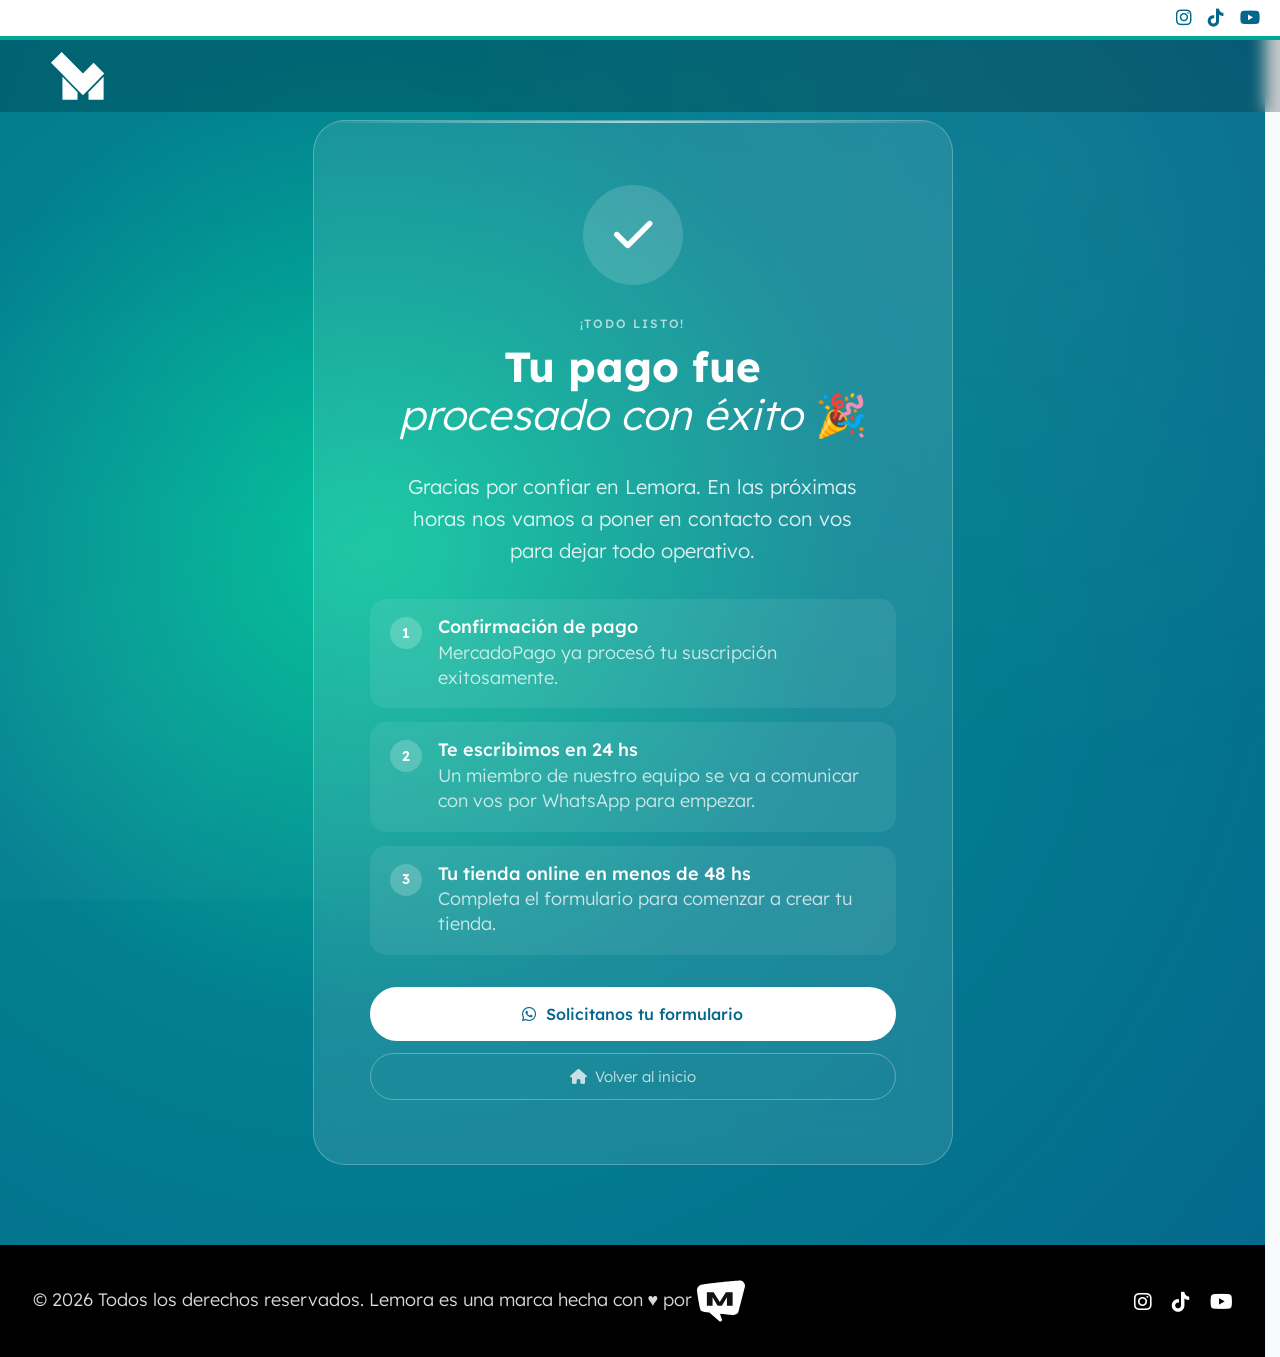
<file: pago_exitoso.html>
<!DOCTYPE html>
<html lang="es">

<head>
    <meta charset="UTF-8">
    <meta name="viewport" content="width=device-width, initial-scale=1.0">
    <meta name="theme-color" content="#05668d">
    <title>¡Pago exitoso! - Lemora</title>
    <meta name="description" content="Tu pago en Lemora fue procesado con éxito. En las próximas horas nos pondremos en contacto para dejar todo operativo. Bienvenido a Lemora.">
    <link rel="canonical" href="https://lemora.lat/pago_exitoso" />
    <link rel="icon" href="/img/favicon.svg" type="image/svg+xml">
    <link rel="stylesheet" href="css/normalize.css">
    <link rel="stylesheet" href="css/styles.css">
    <link rel="preconnect" href="https://fonts.googleapis.com">
    <link rel="preconnect" href="https://fonts.gstatic.com" crossorigin>
    <link href="https://fonts.googleapis.com/css2?family=Lexend:wght@100..900&display=swap" rel="stylesheet">
    <link rel="stylesheet" href="https://cdnjs.cloudflare.com/ajax/libs/font-awesome/6.5.1/css/all.min.css" integrity="sha384-t1nt8BQoYMLFN5p42tRAtuAAFQaCQODekUVeKKZrEnEyp4H2R0RHFz0KWpmj7i8g" crossorigin="anonymous">
    <meta property="og:type" content="website">
    <meta property="og:url" content="https://lemora.lat/pago_exitoso">
    <meta property="og:title" content="¡Pago exitoso! - Lemora">
    <meta property="og:description" content="Tu pago en Lemora fue procesado con éxito. En las próximas horas nos pondremos en contacto para dejar todo operativo. Bienvenido a Lemora.">
    <meta property="og:image" content="https://lemora.lat/img/logo.svg">
    <meta name="twitter:card" content="summary_large_image">

</head>

<body>

    <!-- Floating dots background -->
    <div class="confetti-dots" id="confettiDots"></div>

    <div class="success-page">

        <!-- ===== MINI HEADER ===== -->
        <header class="header" style="background: rgba(0,0,0,0.2); backdrop-filter: blur(8px);">
            <div class="redes">
                <div class="container-redes">
                    <a href="https://instagram.com/soymarcusdev" target="_blank" aria-label="Instagram"
                        rel="noopener noreferrer">
                        <i class="fa-brands fa-instagram" aria-hidden="true"></i>
                    </a>
                    <a href="https://tiktok.com/@soymarcusdev" target="_blank" aria-label="TikTok"
                        rel="noopener noreferrer">
                        <i class="fa-brands fa-tiktok" aria-hidden="true"></i>
                    </a>
                    <a href="https://youtube.com/@soymarcusdev" target="_blank" aria-label="YouTube"
                        rel="noopener noreferrer">
                        <i class="fa-brands fa-youtube" aria-hidden="true"></i>
                    </a>
                </div>
            </div>
            <div class="header-inner container-header">
                <a href="index.html">
                    <img src="img/logo.svg" alt="logo Lemora" class="logo">
                </a>
            </div>
        </header>

        <!-- ===== MAIN ===== -->
        <main class="success-main">
            <div class="success-card">
                <!-- Check icon -->
                <div class="success-icon-wrap">
                    <i class="fa-solid fa-check" aria-hidden="true"></i>
                </div>

                <!-- Heading -->
                <div class="success-heading">
                    <span class="success-label">¡Todo listo!</span>
                    <h1 class="success-title">
                        Tu pago fue<br>
                        <em>procesado con éxito</em> 🎉
                    </h1>
                </div>

                <p class="success-subtitle">
                    Gracias por confiar en Lemora. En las próximas horas nos vamos a poner en contacto con vos para
                    dejar todo operativo.
                </p>

                <!-- Steps -->
                <div class="success-steps">
                    <div class="step-item">
                        <div class="step-num">1</div>
                        <div class="step-text">
                            <strong>Confirmación de pago</strong>
                            <span>MercadoPago ya procesó tu suscripción exitosamente.</span>
                        </div>
                    </div>
                    <div class="step-item">
                        <div class="step-num">2</div>
                        <div class="step-text">
                            <strong>Te escribimos en 24 hs</strong>
                            <span>Un miembro de nuestro equipo se va a comunicar con vos por WhatsApp para
                                empezar.</span>
                        </div>
                    </div>
                    <div class="step-item">
                        <div class="step-num">3</div>
                        <div class="step-text">
                            <strong>Tu tienda online en menos de 48 hs</strong>
                            <span>Completa el formulario para comenzar a crear tu tienda.</span>
                        </div>
                    </div>
                </div>

                <!-- Actions -->
                <div class="success-actions">
                    <a href="https://wa.me/543515957014?text=Hola!%20Acabo%20de%20realizar%20el%20pago%20de%20mi%20plan%20en%20Lemora%20y%20quiero%20completar%20mi%20formulario."
                        target="_blank" rel="noopener noreferrer" class="btn-success-wa">
                        <i class="fa-brands fa-whatsapp" aria-hidden="true"></i>
                        Solicitanos tu formulario
                    </a>
                    <a href="index.html" class="btn-success-home">
                        <i class="fa-solid fa-house" aria-hidden="true"></i>
                        Volver al inicio
                    </a>
                </div>
            </div>
        </main>

        <!-- ===== FOOTER ===== -->
        <footer class="site-footer">
            <div class="footer-container">
                <div class="footer-left">
                    <p class="copyright">
    © <span id="currentYear"></span> Todos los derechos reservados. Lemora es una marca hecha con ♥️ por
                        <a href="https://soymarcus.dev" target="_blank">
                            <img loading="lazy" src="img/devBy.svg" alt="logo soymarcusdev" class="footer-logo">
                        </a>
                    </p>
                </div>

                <div class="footer-right">
                    <a href="https://instagram.com/soymarcusdev" target="_blank" aria-label="Instagram"
                        rel="noopener noreferrer">
                        <i class="fa-brands fa-instagram" aria-hidden="true"></i>
                    </a>
                    <a href="https://tiktok.com/@soymarcusdev" target="_blank" aria-label="TikTok"
                        rel="noopener noreferrer">
                        <i class="fa-brands fa-tiktok" aria-hidden="true"></i>
                    </a>
                    <a href="https://youtube.com/@soymarcusdev" target="_blank" aria-label="YouTube"
                        rel="noopener noreferrer">
                        <i class="fa-brands fa-youtube" aria-hidden="true"></i>
                    </a>
                </div>
            </div>
        </footer>

    </div>

    <script src="js/confetti.js"></script>
    <script>document.getElementById('currentYear').textContent = new Date().getFullYear();</script>

</body>

</html>
</file>
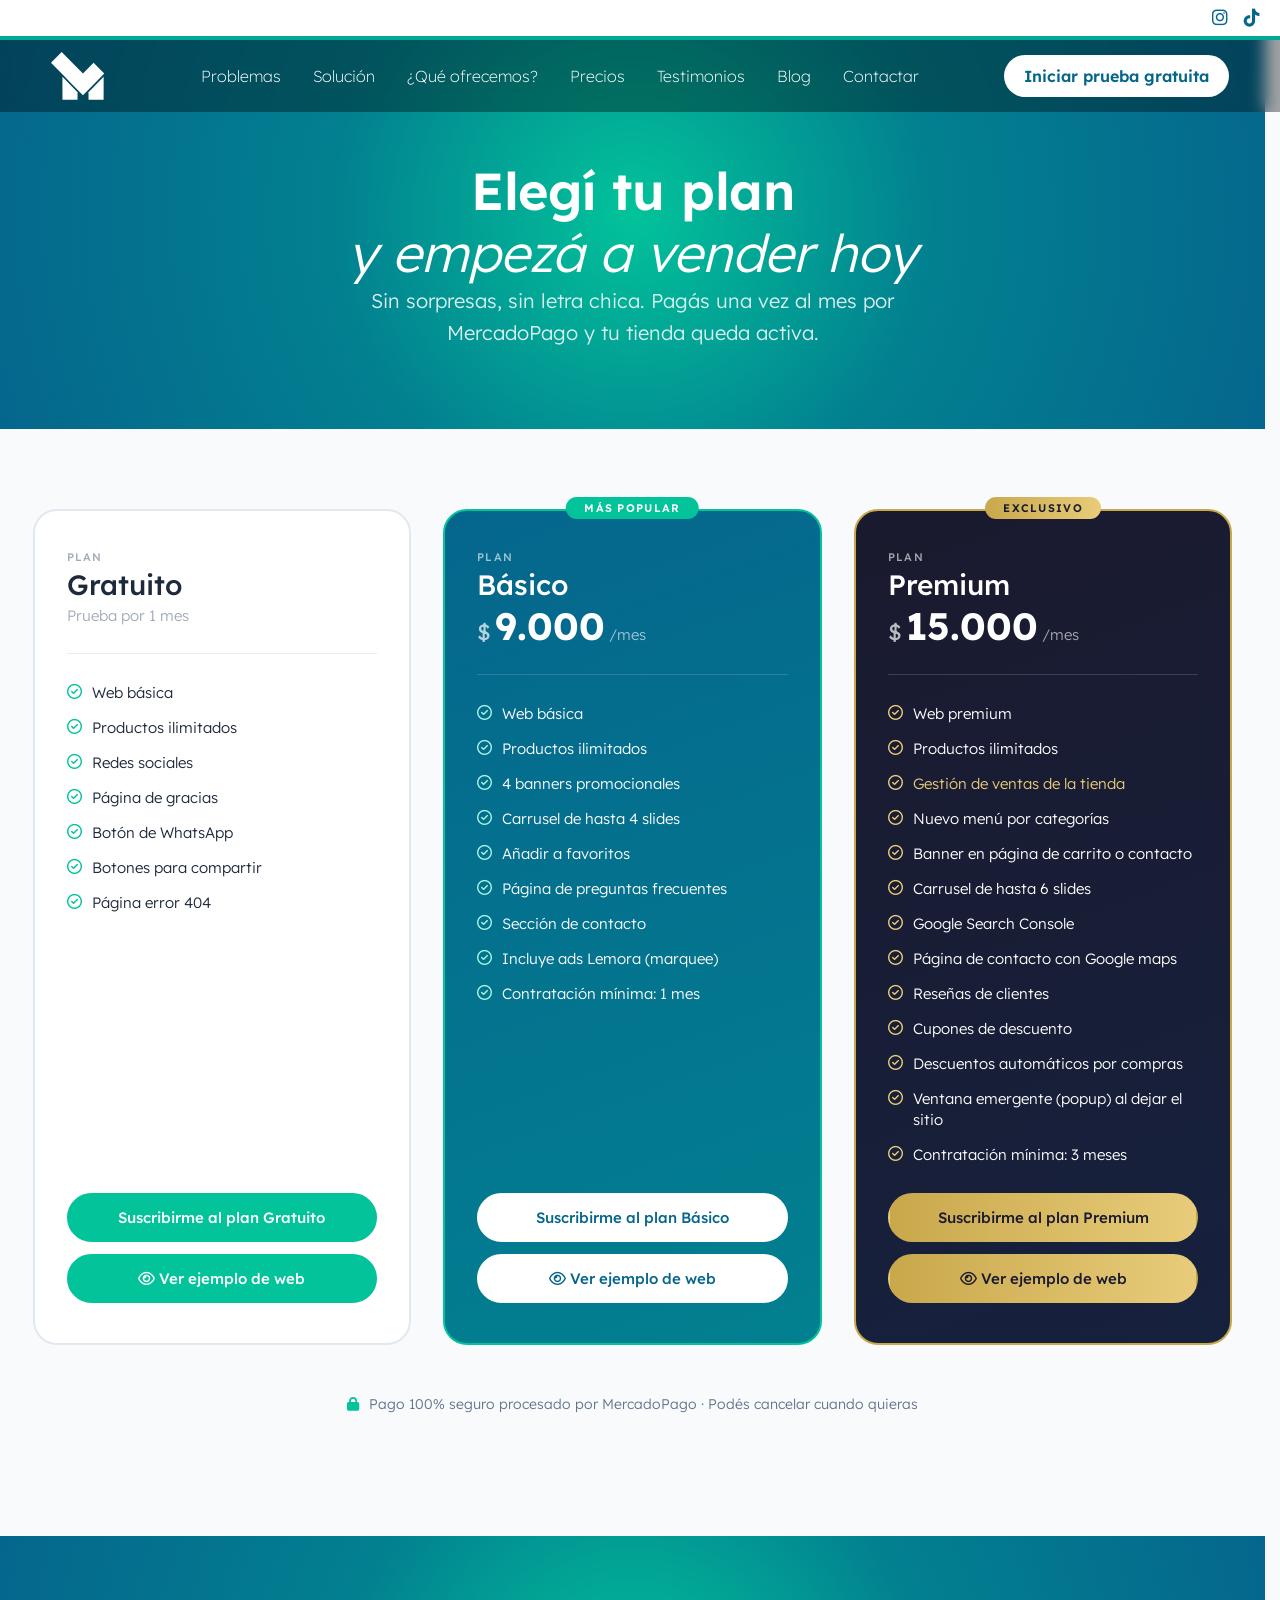
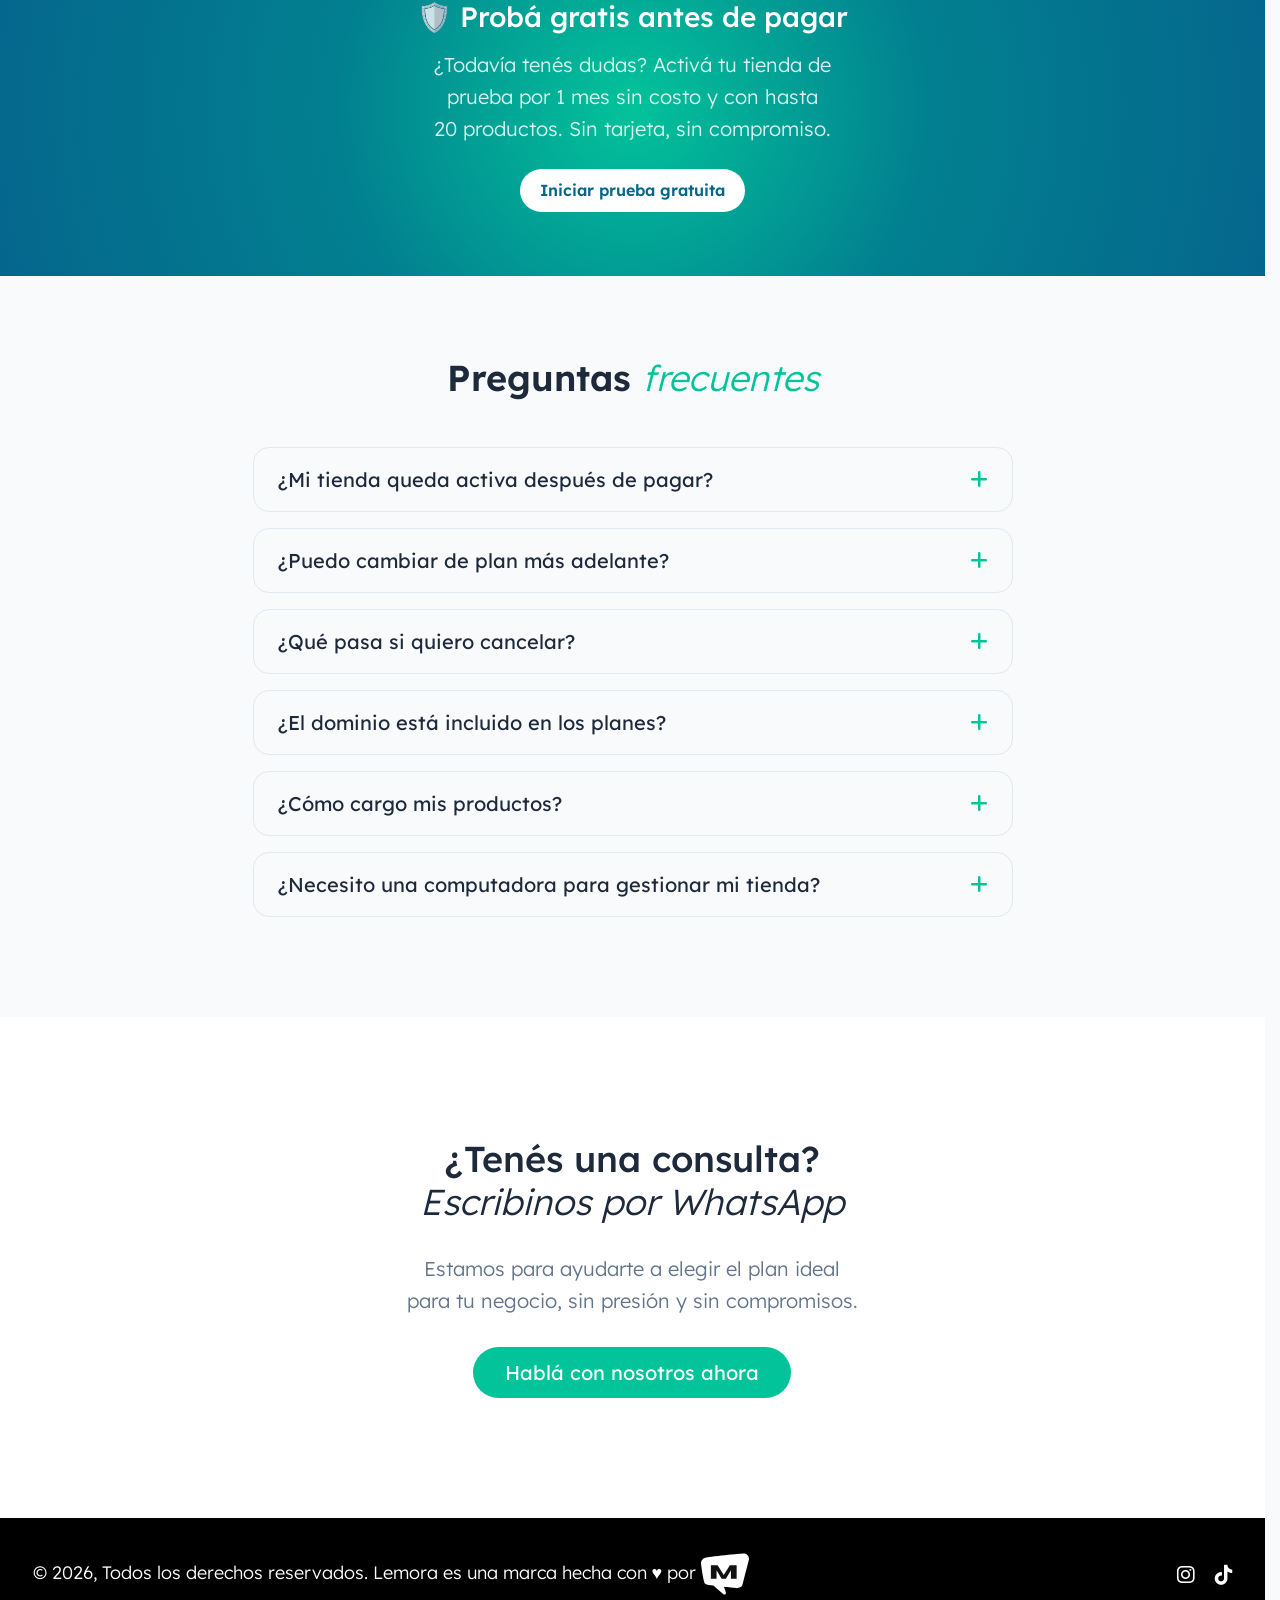
<file: planes.html>
<!DOCTYPE html>
<html lang="es">

<head>
    <meta charset="UTF-8">
    <meta name="viewport" content="width=device-width, initial-scale=1.0">
    <meta name="theme-color" content="#05668d">
    <title>Planes - Lemora</title>
    <meta name="description" content="Conocé los planes de membresía de Lemora para crear tu tienda online. Catálogo web, dominio, hosting, diseño de banners y soporte incluidos en un solo pago mensual.">
    <link rel="canonical" href="https://lemora.lat/membresias" />
    <link rel="icon" href="/img/favicon.svg" type="image/svg+xml">
    <link rel="stylesheet" href="css/normalize.css">
    <link rel="stylesheet" href="css/styles.css">
    <link rel="preconnect" href="https://fonts.googleapis.com">
    <link rel="preconnect" href="https://fonts.gstatic.com" crossorigin>
    <link href="https://fonts.googleapis.com/css2?family=Lexend:wght@100..900&display=swap" rel="stylesheet">
    <link rel="stylesheet" href="https://cdnjs.cloudflare.com/ajax/libs/font-awesome/6.5.1/css/all.min.css" integrity="sha384-t1nt8BQoYMLFN5p42tRAtuAAFQaCQODekUVeKKZrEnEyp4H2R0RHFz0KWpmj7i8g" crossorigin="anonymous">
    <meta property="og:type" content="website">
    <meta property="og:url" content="https://lemora.lat/membresias">
    <meta property="og:title" content="Planes de membresía - Lemora">
    <meta property="og:description" content="Conocé los planes de membresía de Lemora para crear tu tienda online. Catálogo web, dominio, hosting, diseño de banners y soporte incluidos en un solo pago mensual.">
    <meta property="og:image" content="https://lemora.lat/img/logo.svg">
    <meta name="twitter:card" content="summary_large_image">

</head>

<body>

    <div id="site-header"></div>

    <main>

    <!-- ===== PAGE HERO ===== -->
    <section class="page-hero">
        <h1>
            Elegí tu plan<br>
            <em>y empezá a vender hoy</em>
        </h1>
        <p>Sin sorpresas, sin letra chica. Pagás una vez al mes por MercadoPago y tu tienda queda activa.</p>
    </section>

    <!-- ===== PLANS GRID ===== -->
    <section class="planes-page-section">
        <div class="planes-page-grid">

            <!-- PLAN GRATUITO -->
            <article class="plan-card">
                <div class="plan-header">
                    <span class="plan-label">Plan</span>
                    <span class="plan-name">Gratuito</span>
                    <div class="plan-price">
                        <span class="period">Prueba por 1 mes</span>
                    </div>
                </div>

                <div class="plan-divider"></div>

                <ul class="plan-features">
                    <li><i class="fa-regular fa-circle-check" aria-hidden="true"></i> Web básica</li>
                    <li><i class="fa-regular fa-circle-check" aria-hidden="true"></i> Productos ilimitados</li>
                    <li><i class="fa-regular fa-circle-check" aria-hidden="true"></i> Redes sociales</li>
                    <li><i class="fa-regular fa-circle-check" aria-hidden="true"></i> Página de gracias</li>
                    <li><i class="fa-regular fa-circle-check" aria-hidden="true"></i> Botón de WhatsApp</li>
                    <li><i class="fa-regular fa-circle-check" aria-hidden="true"></i> Botones para compartir</li>
                    <li><i class="fa-regular fa-circle-check" aria-hidden="true"></i> Página error 404</li>
                </ul>

                <div class="plan-ctas">
                    <!-- REEMPLAZÁ EL # CON TU LINK DE MERCADOPAGO -->
                    <a href="https://wa.me/543515957014?text=Hola,%20me%20interesa%20iniciar%20una%20prueba%20gratuita%20para%20mi%20negocio..."
                        class="plan-cta">
                        Suscribirme al plan Gratuito
                    </a>

                    <a href="......." class="plan-cta" target="_blank">
                        <i class="fa-regular fa-eye" aria-hidden="true"></i> Ver ejemplo de web
                    </a>
                </div>
            </article>

            <!-- PLAN BÁSICO -->
            <article class="plan-card featured">
                <div class="plan-badge-top">MÁS POPULAR</div>

                <div class="plan-header">
                    <span class="plan-label">Plan</span>
                    <span class="plan-name">Básico</span>
                    <div class="plan-price">
                        <span class="currency">$</span>
                        <span class="amount">9.000</span>
                        <span class="period">/mes</span>
                    </div>
                </div>

                <div class="plan-divider"></div>

                <ul class="plan-features">
                    <li><i class="fa-regular fa-circle-check" aria-hidden="true"></i> Web básica</li>
                    <li><i class="fa-regular fa-circle-check" aria-hidden="true"></i> Productos ilimitados</li>
                    <li><i class="fa-regular fa-circle-check" aria-hidden="true"></i> 4 banners promocionales</li>
                    <li><i class="fa-regular fa-circle-check" aria-hidden="true"></i> Carrusel de hasta 4 slides</li>
                    <li><i class="fa-regular fa-circle-check" aria-hidden="true"></i> Añadir a favoritos</li>
                    <li><i class="fa-regular fa-circle-check" aria-hidden="true"></i> Página de preguntas frecuentes</li>
                    <li><i class="fa-regular fa-circle-check" aria-hidden="true"></i> Sección de contacto</li>
                    <li><i class="fa-regular fa-circle-check" aria-hidden="true"></i> Incluye ads Lemora (marquee)</li>
                    <li><i class="fa-regular fa-circle-check" aria-hidden="true"></i> Contratación mínima: 1 mes</li>
                </ul>

                <div class="plan-ctas">
                    <!-- REEMPLAZÁ EL # CON TU LINK DE MERCADOPAGO -->
                    <a href="https://www.mercadopago.com.ar/subscriptions/checkout?preapproval_plan_id=d37372dd19924098bcfeb189bbb8fbcf"
                        class="plan-cta">
                        Suscribirme al plan Básico
                    </a>

                    <a href="........" class="plan-cta" target="_blank">
                        <i class="fa-regular fa-eye" aria-hidden="true"></i> Ver ejemplo de web
                    </a>
                </div>
            </article>

            <!-- PLAN PREMIUM -->
            <article class="plan-card luxury">
                <div class="plan-badge-top">EXCLUSIVO</div>

                <div class="plan-header">
                    <span class="plan-label">Plan</span>
                    <span class="plan-name">Premium</span>
                    <div class="plan-price">
                        <span class="currency">$</span>
                        <span class="amount">15.000</span>
                        <span class="period">/mes</span>
                    </div>
                </div>

                <div class="plan-divider"></div>

                <ul class="plan-features">
                    <li><i class="fa-regular fa-circle-check" aria-hidden="true"></i> Web premium</li>
                    <li><i class="fa-regular fa-circle-check" aria-hidden="true"></i> Productos ilimitados</li>
                    <li class="gold"><i class="fa-regular fa-circle-check" aria-hidden="true"></i> Gestión de ventas de la tienda</li>
                    <li><i class="fa-regular fa-circle-check" aria-hidden="true"></i> Nuevo menú por categorías</li>
                    <li><i class="fa-regular fa-circle-check" aria-hidden="true"></i> Banner en página de carrito o contacto</li>
                    <li><i class="fa-regular fa-circle-check" aria-hidden="true"></i> Carrusel de hasta 6 slides</li>
                    <li><i class="fa-regular fa-circle-check" aria-hidden="true"></i> Google Search Console</li>
                    <li><i class="fa-regular fa-circle-check" aria-hidden="true"></i> Página de contacto con Google maps</li>
                    <li><i class="fa-regular fa-circle-check" aria-hidden="true"></i> Reseñas de clientes</li>
                    <li><i class="fa-regular fa-circle-check" aria-hidden="true"></i> Cupones de descuento</li> 
                    <li><i class="fa-regular fa-circle-check" aria-hidden="true"></i> Descuentos automáticos por compras</li> 
                    <li><i class="fa-regular fa-circle-check" aria-hidden="true"></i> Ventana emergente (popup) al dejar el sitio</li>
                    <li><i class="fa-regular fa-circle-check" aria-hidden="true"></i> Contratación mínima: 3 meses</li>
                </ul>

                <div class="plan-ctas">
                    <!-- REEMPLAZÁ EL # CON TU LINK DE MERCADOPAGO -->
                    <a href="https://www.mercadopago.com.ar/subscriptions/checkout?preapproval_plan_id=d5c7e3fd7b3f4254b5e9100534a8512b"
                        class="plan-cta">
                        Suscribirme al plan Premium
                    </a>
                    <a href="........" class="plan-cta" target="_blank">
                        <i class="fa-regular fa-eye" aria-hidden="true"></i> Ver ejemplo de web
                    </a>
                </div>
            </article>

        </div>

        <!-- MercadoPago notice -->
        <p class="mp-notice">
            <i class="fa-solid fa-lock" aria-hidden="true" style="color: var(--primary-color);"></i>
            Pago 100% seguro procesado por MercadoPago · Podés cancelar cuando quieras
        </p>
    </section>

    <!-- ===== GUARANTEE STRIP ===== -->
    <section class="guarantee-strip">
        <div class="container-inner">
            <h3>🛡️ Probá gratis antes de pagar</h3>
            <p>¿Todavía tenés dudas? Activá tu tienda de prueba por 1 mes sin costo y con hasta 20 productos. Sin
                tarjeta, sin compromiso.</p>
            <a href="https://wa.me/543515957014?text=Hola,%20me%20interesa%20iniciar%20una%20prueba%20gratuita%20para%20mi%20negocio..."
                target="_blank" class="btn-primary" rel="noopener noreferrer" style="margin-top: 8px;">
                Iniciar prueba gratuita
            </a>
        </div>
    </section>

    <!-- ===== FAQ ===== -->
    <section class="faq-section">
        <div class="faq-inner">
            <h2 class="faq-title">Preguntas <em>frecuentes</em></h2>

            <div class="faq-list">
                <div class="faq-item">
                    <button class="faq-question">
                        ¿Mi tienda queda activa después de pagar?
                        <i class="fa-solid fa-plus" aria-hidden="true"></i>
                    </button>
                    <p class="faq-answer">Una vez confirmado el pago por MercadoPago, nos ponemos en contacto con vos
                        dentro de las 24 horas hábiles para comenzar a crear tu tienda.</p>
                </div>

                <div class="faq-item">
                    <button class="faq-question">
                        ¿Puedo cambiar de plan más adelante?
                        <i class="fa-solid fa-plus" aria-hidden="true"></i>
                    </button>
                    <p class="faq-answer">Sí, podés escalar de plan en cualquier momento. Si querés pasar de Básico a
                        Premium, solo abonás la diferencia proporcional del mes en curso.</p>
                </div>

                <div class="faq-item">
                    <button class="faq-question">
                        ¿Qué pasa si quiero cancelar?
                        <i class="fa-solid fa-plus" aria-hidden="true"></i>
                    </button>
                    <p class="faq-answer">En el plan Gratuito podés cancelar mes a mes sin penalidad. En Básico y Premium
                        aplica la contratación mínima indicada. Pasado ese período, cancelás cuando quieras.</p>
                </div>

                <div class="faq-item">
                    <button class="faq-question">
                        ¿El dominio está incluido en los planes?
                        <i class="fa-solid fa-plus" aria-hidden="true"></i>
                    </button>
                    <p class="faq-answer">No, ningún plan de Lemora incluye dominio propio.
                        El cliente debe contratarlo por su cuenta si desea uno y nosotros lo conectamos con su tienda
                        sin ningún cargo adicional.</p>
                </div>

                <div class="faq-item">
                    <button class="faq-question">
                        ¿Cómo cargo mis productos?
                        <i class="fa-solid fa-plus" aria-hidden="true"></i>
                    </button>
                    <p class="faq-answer">La carga de productos en la web se hace mediante una plantilla de Google
                        Sheets
                        que te enviamos para completar con los datos de tus productos. Luego, subís las imágenes a
                        Google
                        Drive y nosotros las conectamos con tu tienda.
                    </p>
                </div>
                <div class="faq-item">
                    <button class="faq-question">
                        ¿Necesito una computadora para gestionar mi tienda?
                        <i class="fa-solid fa-plus" aria-hidden="true"></i>
                    </button>
                    <p class="faq-answer">No, tu tienda se podrá administrar utilizando 2 aplicaciones: Google Sheets
                        (para
                        cargar tus productos) y Google Drive (para subir las imágenes de los producto); ambas
                        aplicaciones
                        están disponibles para teléfonos Android y iOS y son totalmente gratuitas.
                    </p>
                </div>
            </div>
        </div>
    </section>

    <!-- ===== CTA SECTION ===== -->
    <section class="cta-section" id="contactar">
        <div class="container cta-content">
            <h2>
                ¿Tenés una consulta?<br>
                <em>Escribinos por WhatsApp</em>
            </h2>
            <p>Estamos para ayudarte a elegir el plan ideal para tu negocio, sin presión y sin compromisos.</p>
            <a href="https://wa.me/543515957014" target="_blank" class="cta-button" rel="noopener noreferrer">
                Hablá con nosotros ahora
            </a>
        </div>
    </section>

    </main>

    <div id="site-footer"></div>

    <script src="js/template.js"></script>
    <script src="js/script.js"></script>
    <script src="js/faq.js"></script>
</body>

</html>
</file>
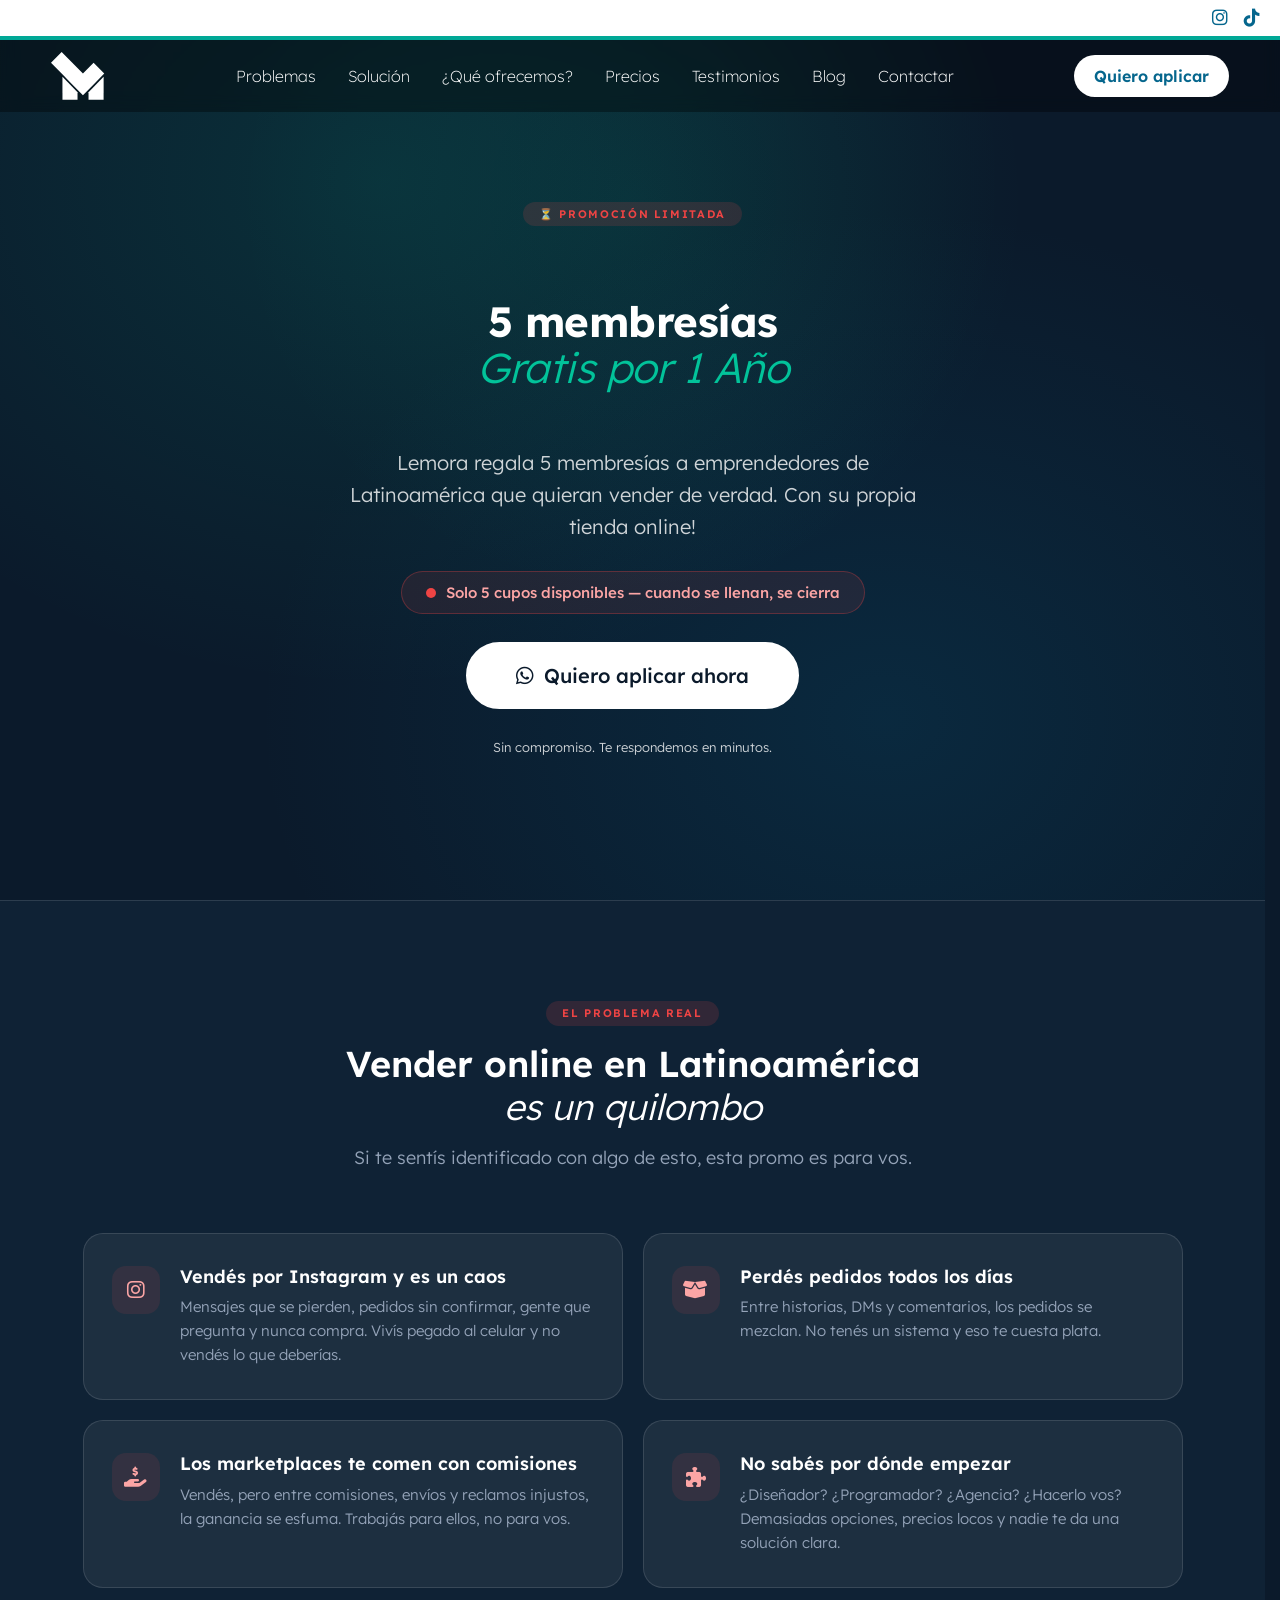
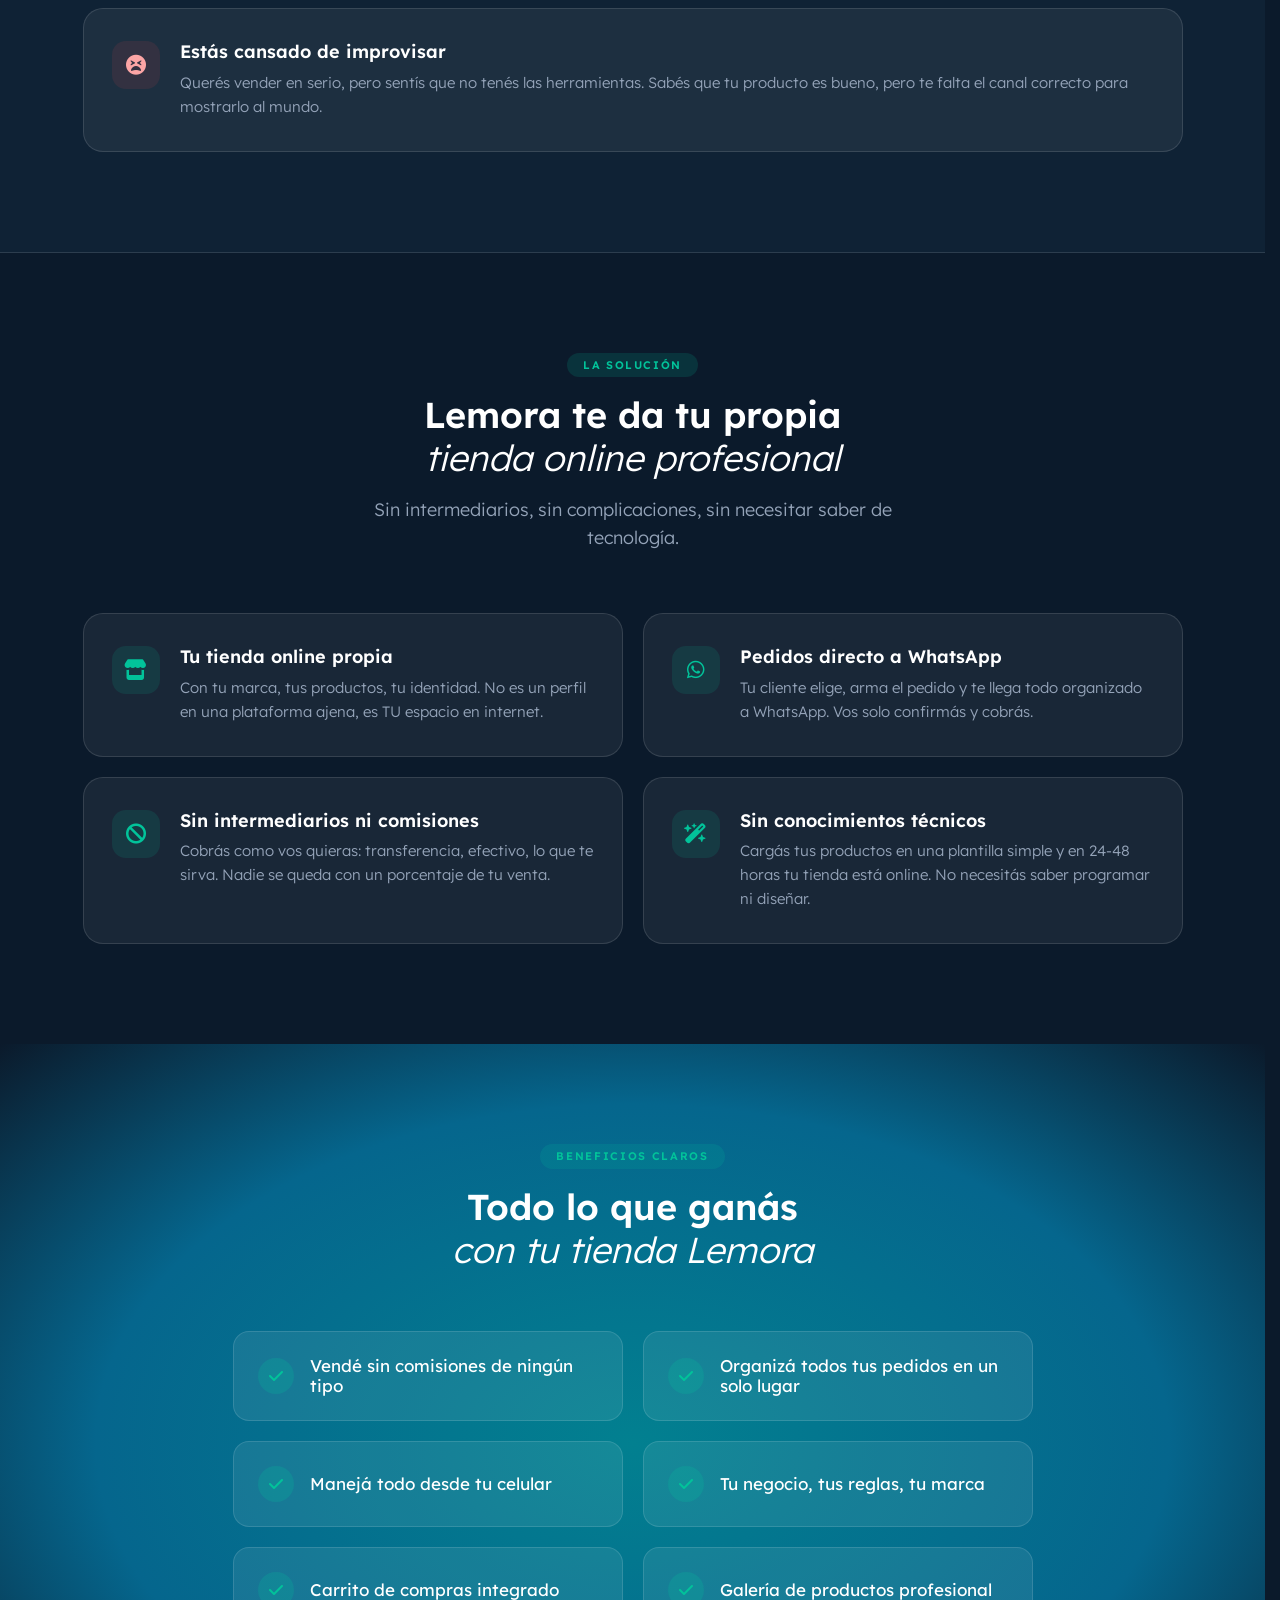
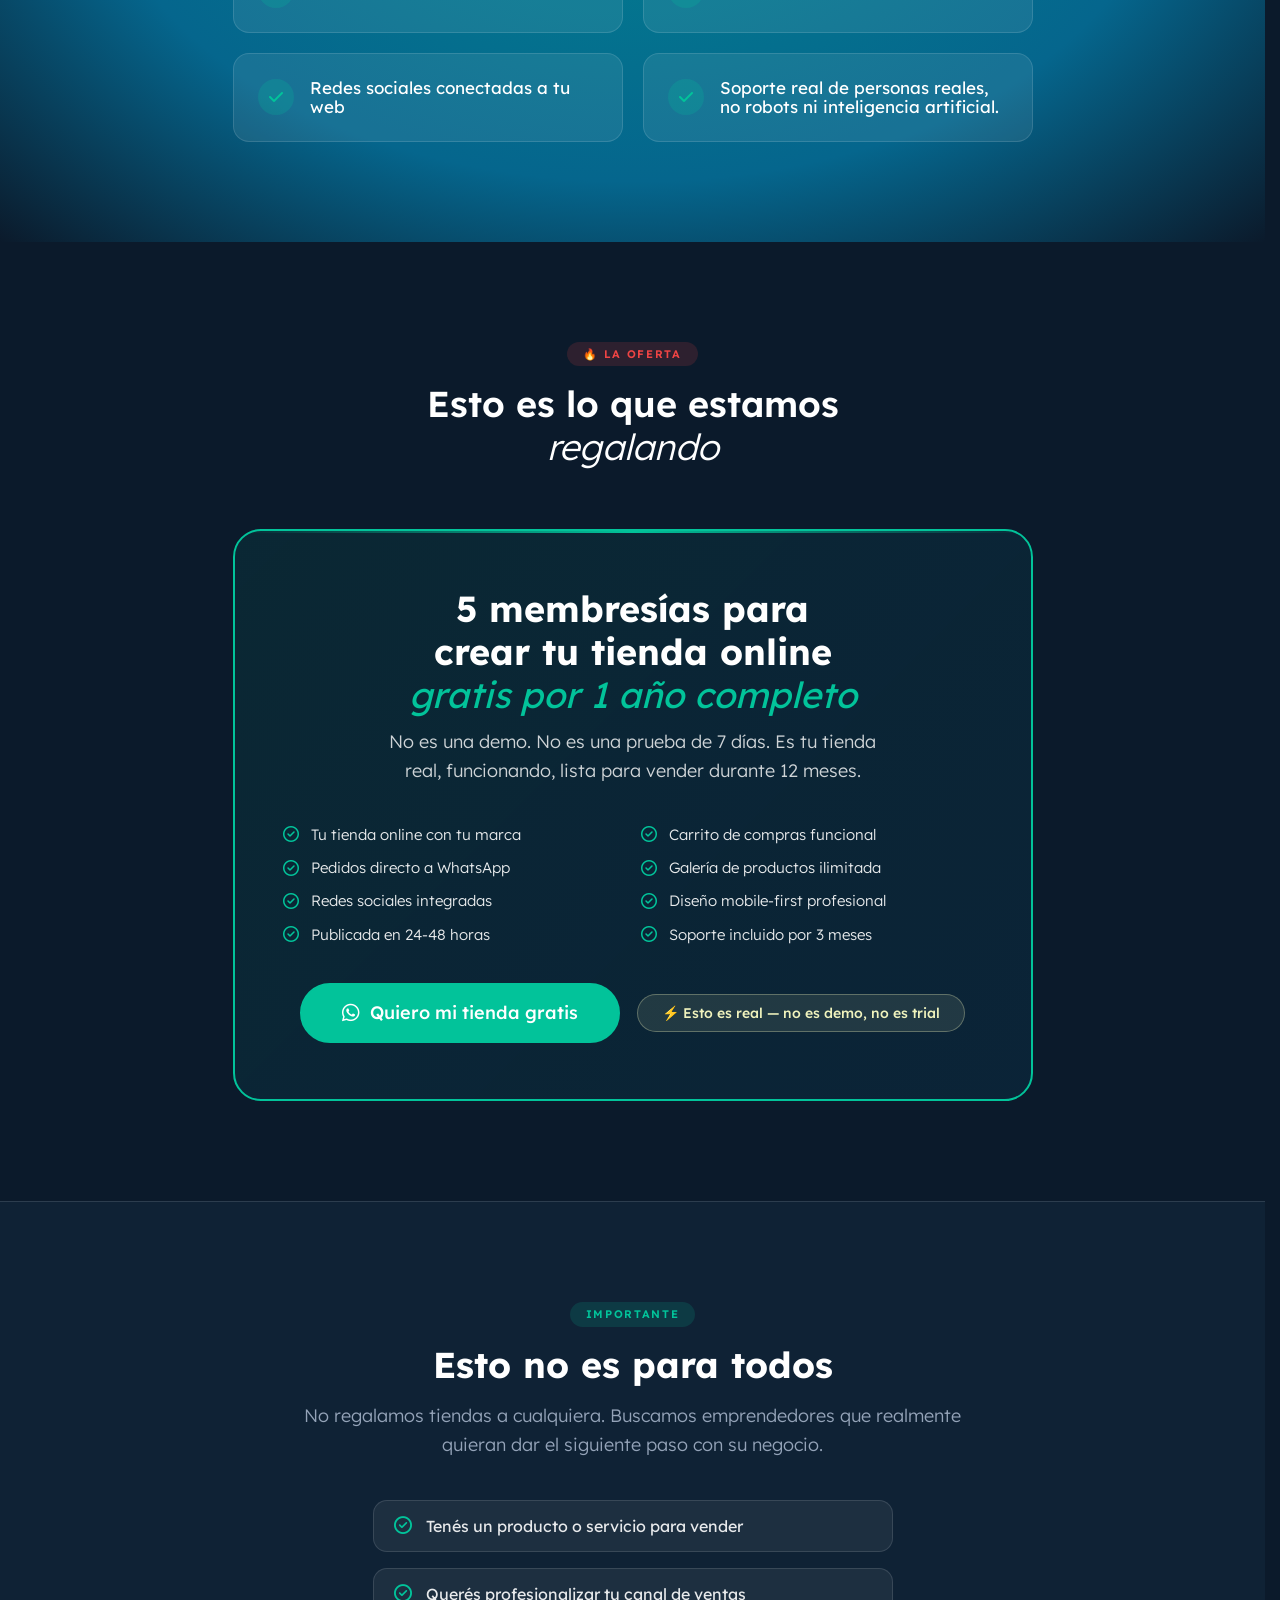
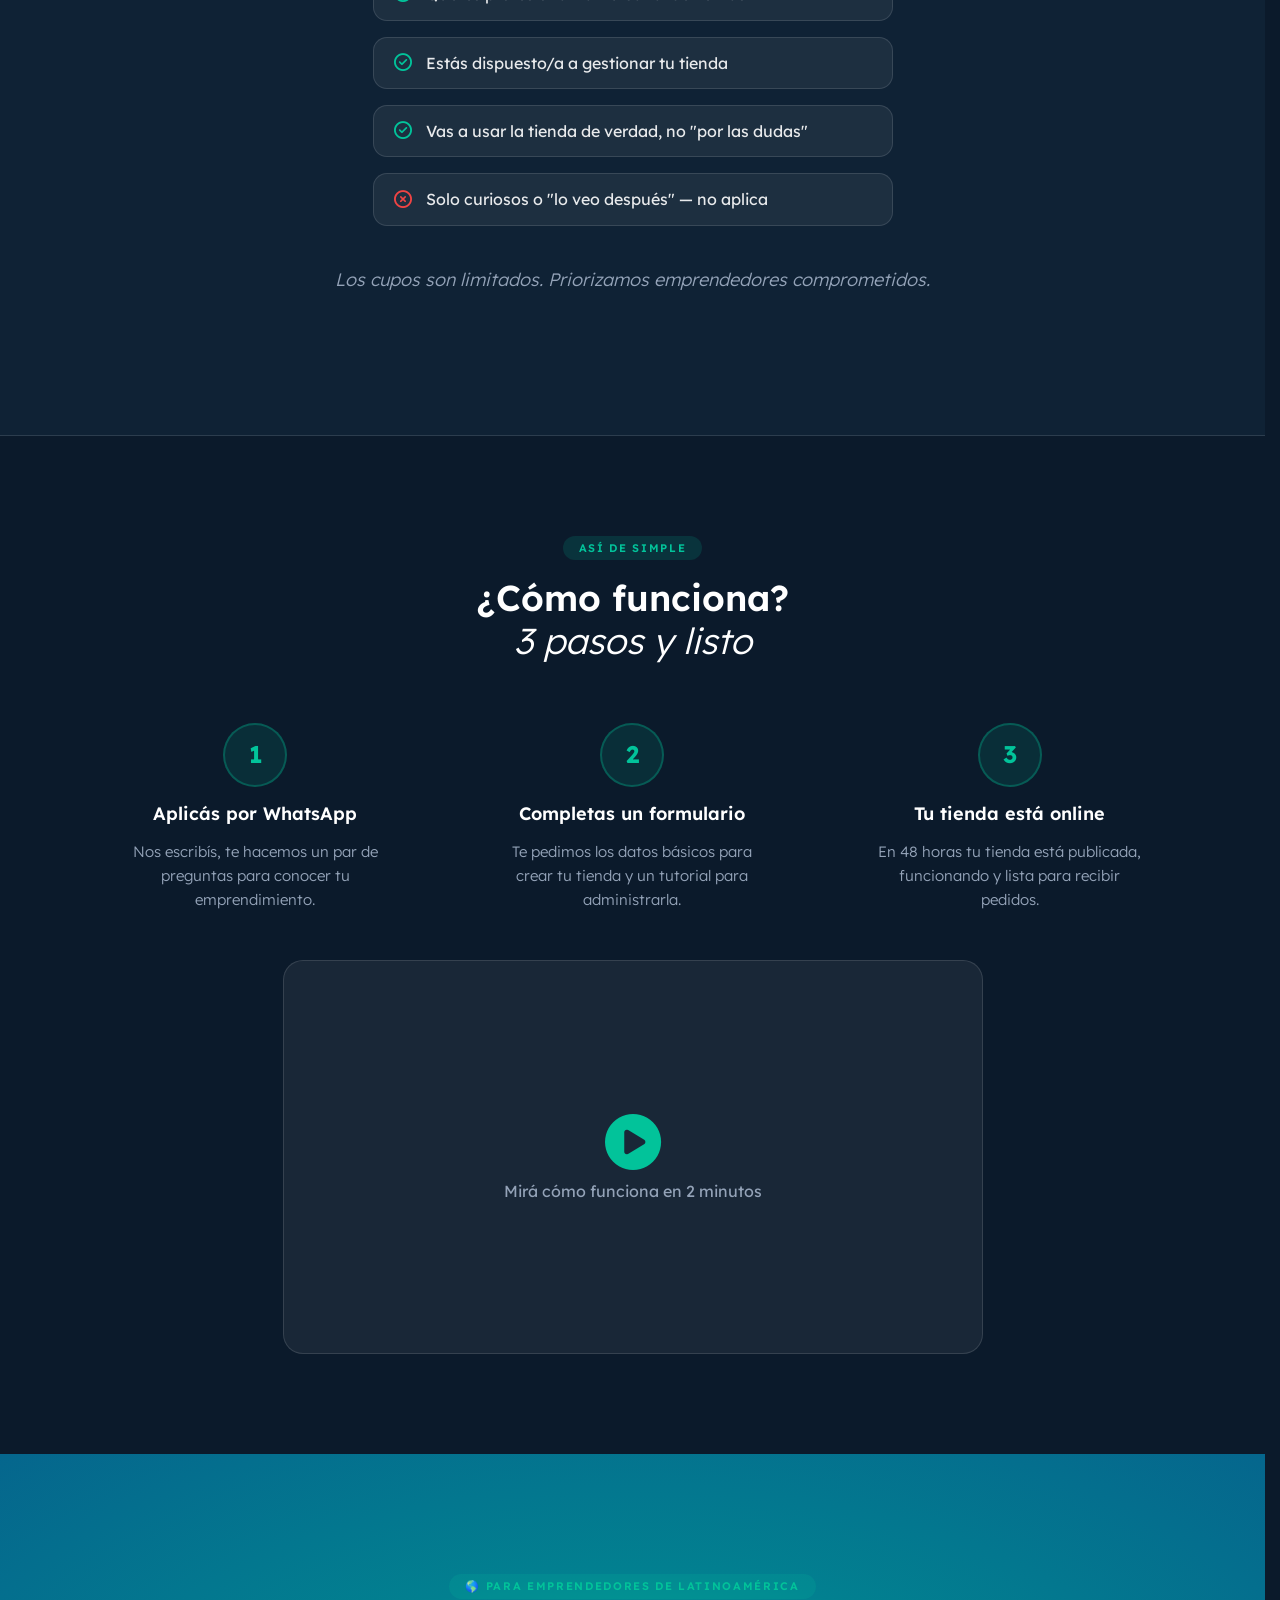
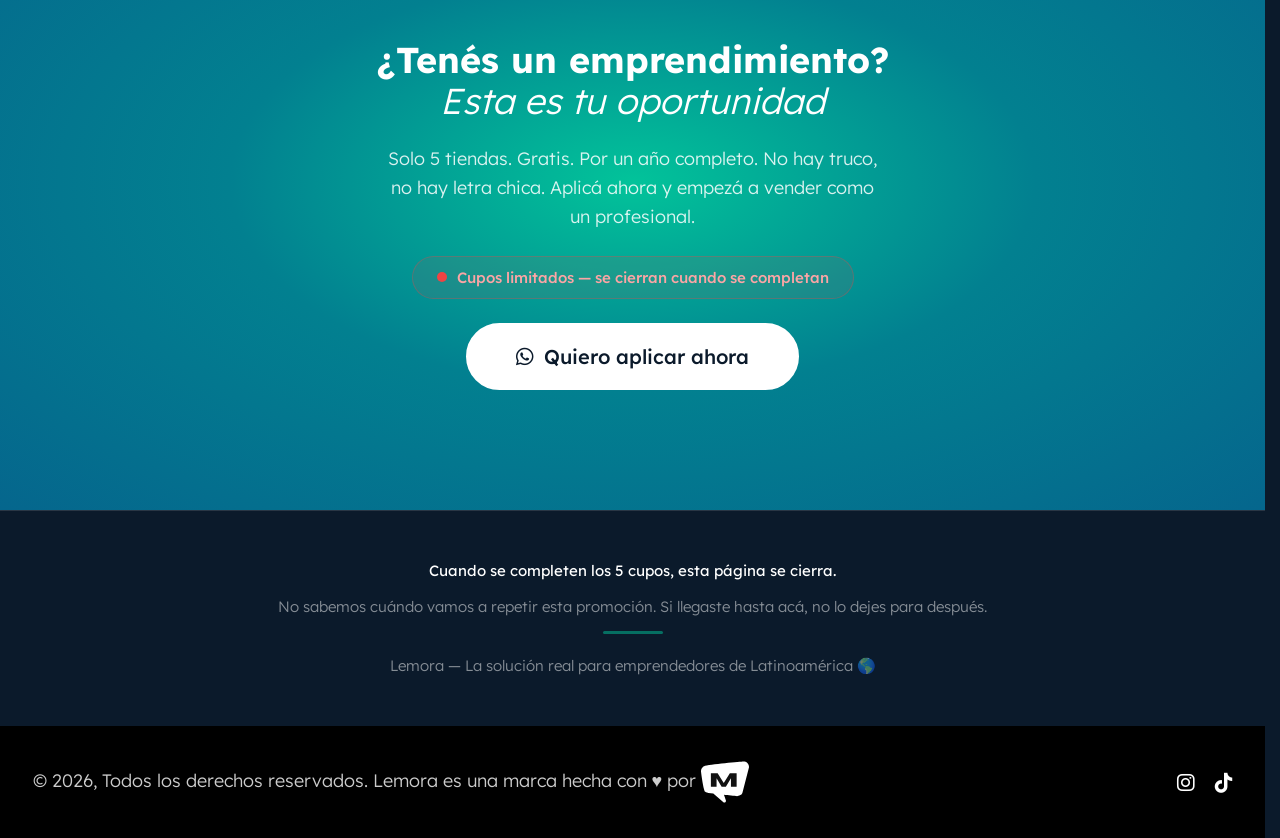
<file: promo.html>
<!DOCTYPE html>
<html lang="es">

<head>
    <meta charset="UTF-8">
    <meta name="viewport" content="width=device-width, initial-scale=1.0">
    <meta name="theme-color" content="#05668d">
    <title>Lemora — 5 Tiendas Online Gratis por 1 Año</title>
    <link rel="canonical" href="https://lemora.lat/promo" />
    <meta name="description"
        content="Lemora regala 5 tiendas online completas por 1 año a emprendedores de Latinoamérica. Sin comisiones, sin vueltas. Aplicá ahora antes de que se agoten los cupos.">
    <link rel="icon" href="/img/favicon.svg" type="image/svg+xml">
    <link rel="stylesheet" href="css/normalize.css">
    <link rel="stylesheet" href="css/styles.css">
    <link rel="stylesheet" href="css/promo.css">
    <link rel="preconnect" href="https://fonts.googleapis.com">
    <link rel="preconnect" href="https://fonts.gstatic.com" crossorigin>
    <link href="https://fonts.googleapis.com/css2?family=Lexend:wght@100..900&display=swap" rel="stylesheet">
    <link rel="stylesheet" href="https://cdnjs.cloudflare.com/ajax/libs/font-awesome/6.5.1/css/all.min.css" integrity="sha384-t1nt8BQoYMLFN5p42tRAtuAAFQaCQODekUVeKKZrEnEyp4H2R0RHFz0KWpmj7i8g" crossorigin="anonymous">
    <meta property="og:type" content="website">
    <meta property="og:url" content="https://lemora.lat/promo">
    <meta property="og:title" content="Lemora — 5 Tiendas Online Gratis por 1 Año">
    <meta property="og:description" content="Lemora regala 5 tiendas online completas por 1 año a emprendedores de Latinoamérica. Sin comisiones, sin vueltas. Aplicá ahora antes de que se agoten los cupos.">
    <meta property="og:image" content="https://lemora.lat/img/logo.svg">
    <meta name="twitter:card" content="summary_large_image">
</head>

<body class="promo-page">

    <!-- ===== HEADER ===== -->
    <div id="site-header" data-cta-text="Quiero aplicar"
        data-cta-link="https://wa.me/543515957014?text=Hola!%20Quiero%20aplicar%20para%20una%20de%20las%205%20tiendas%20gratis%20🚀">
    </div>

    <main>

    <!-- ===================================================
         1. HERO — ABOVE THE FOLD
         =================================================== -->
    <section class="promo-hero" id="inicio">
        <div class="promo-hero-content">

            <span class="promo-badge promo-badge--urgent">⏳ Promoción limitada</span>

            <h1>
                5 membresías<br>
                <em>Gratis por 1 Año</em>
            </h1>

            <p class="promo-hero-sub">
                Lemora regala 5 membresías a emprendedores de Latinoamérica
                que quieran vender de verdad. Con su propia tienda online!
            </p>

            <div class="promo-scarcity">
                <span class="promo-scarcity-dot"></span>
                Solo 5 cupos disponibles — cuando se llenan, se cierra
            </div>

            <a href="https://wa.me/543515957014?text=Hola!%20Quiero%20aplicar%20para%20una%20de%20las%205%20tiendas%20gratis%20🚀"
                target="_blank" rel="noopener noreferrer" class="promo-cta promo-cta--large promo-cta--white">
                <i class="fa-brands fa-whatsapp" aria-hidden="true"></i>
                Quiero aplicar ahora
            </a>

            <p class="promo-hero-micro">Sin compromiso. Te respondemos en minutos.</p>

        </div>
    </section>


    <!-- ===================================================
         2. PROBLEMA — DOLOR DEL USUARIO
         =================================================== -->
    <section class="promo-section promo-problema" id="problema">
        <div class="promo-container">

            <div class="promo-section-header promo-fade-in">
                <span class="promo-badge promo-badge--urgent">El problema real</span>
                <h2>
                    Vender online en Latinoamérica<br>
                    <em>es un quilombo</em>
                </h2>
                <p>Si te sentís identificado con algo de esto, esta promo es para vos.</p>
            </div>

            <div class="promo-problema-grid">

                <div class="promo-problema-card promo-fade-in">
                    <div class="promo-problema-icon">
                        <i class="fa-brands fa-instagram"></i>
                    </div>
                    <div class="promo-problema-text">
                        <h3>Vendés por Instagram y es un caos</h3>
                        <p>Mensajes que se pierden, pedidos sin confirmar, gente que pregunta y nunca compra. Vivís
                            pegado al celular y no vendés lo que deberías.</p>
                    </div>
                </div>

                <div class="promo-problema-card promo-fade-in">
                    <div class="promo-problema-icon">
                        <i class="fa-solid fa-box-open"></i>
                    </div>
                    <div class="promo-problema-text">
                        <h3>Perdés pedidos todos los días</h3>
                        <p>Entre historias, DMs y comentarios, los pedidos se mezclan. No tenés un sistema y eso te
                            cuesta plata.</p>
                    </div>
                </div>

                <div class="promo-problema-card promo-fade-in">
                    <div class="promo-problema-icon">
                        <i class="fa-solid fa-hand-holding-dollar"></i>
                    </div>
                    <div class="promo-problema-text">
                        <h3>Los marketplaces te comen con comisiones</h3>
                        <p>Vendés, pero entre comisiones, envíos y reclamos injustos, la ganancia se esfuma. Trabajás
                            para ellos, no para vos.</p>
                    </div>
                </div>

                <div class="promo-problema-card promo-fade-in">
                    <div class="promo-problema-icon">
                        <i class="fa-solid fa-puzzle-piece"></i>
                    </div>
                    <div class="promo-problema-text">
                        <h3>No sabés por dónde empezar</h3>
                        <p>¿Diseñador? ¿Programador? ¿Agencia? ¿Hacerlo vos? Demasiadas opciones, precios locos y nadie
                            te da una solución clara.</p>
                    </div>
                </div>

                <div class="promo-problema-card promo-problema-card--full promo-fade-in">
                    <div class="promo-problema-icon">
                        <i class="fa-solid fa-face-tired"></i>
                    </div>
                    <div class="promo-problema-text">
                        <h3>Estás cansado de improvisar</h3>
                        <p>Querés vender en serio, pero sentís que no tenés las herramientas. Sabés que tu producto es
                            bueno, pero te falta el canal correcto para mostrarlo al mundo.</p>
                    </div>
                </div>

            </div>

        </div>
    </section>


    <!-- ===================================================
         3. SOLUCIÓN — LEMORA
         =================================================== -->
    <section class="promo-section promo-solucion" id="solucion">
        <div class="promo-container">

            <div class="promo-section-header promo-fade-in">
                <span class="promo-badge">La solución</span>
                <h2>
                    Lemora te da tu propia<br>
                    <em>tienda online profesional</em>
                </h2>
                <p>Sin intermediarios, sin complicaciones, sin necesitar saber de tecnología.</p>
            </div>

            <div class="promo-solucion-grid">

                <div class="promo-solucion-card promo-fade-in">
                    <div class="promo-solucion-icon">
                        <i class="fa-solid fa-store"></i>
                    </div>
                    <div class="promo-solucion-text">
                        <h3>Tu tienda online propia</h3>
                        <p>Con tu marca, tus productos, tu identidad. No es un perfil en una plataforma ajena, es TU
                            espacio en internet.</p>
                    </div>
                </div>

                <div class="promo-solucion-card promo-fade-in">
                    <div class="promo-solucion-icon">
                        <i class="fa-brands fa-whatsapp" aria-hidden="true"></i>
                    </div>
                    <div class="promo-solucion-text">
                        <h3>Pedidos directo a WhatsApp</h3>
                        <p>Tu cliente elige, arma el pedido y te llega todo organizado a WhatsApp. Vos solo confirmás y
                            cobrás.</p>
                    </div>
                </div>

                <div class="promo-solucion-card promo-fade-in">
                    <div class="promo-solucion-icon">
                        <i class="fa-solid fa-ban"></i>
                    </div>
                    <div class="promo-solucion-text">
                        <h3>Sin intermediarios ni comisiones</h3>
                        <p>Cobrás como vos quieras: transferencia, efectivo, lo que te sirva. Nadie se queda con un
                            porcentaje de tu venta.</p>
                    </div>
                </div>

                <div class="promo-solucion-card promo-fade-in">
                    <div class="promo-solucion-icon">
                        <i class="fa-solid fa-wand-magic-sparkles"></i>
                    </div>
                    <div class="promo-solucion-text">
                        <h3>Sin conocimientos técnicos</h3>
                        <p>Cargás tus productos en una plantilla simple y en 24-48 horas tu tienda está online. No
                            necesitás saber programar ni diseñar.</p>
                    </div>
                </div>

            </div>

        </div>
    </section>


    <!-- ===================================================
         4. BENEFICIOS — BULLETS
         =================================================== -->
    <section class="promo-section promo-beneficios" id="beneficios">
        <div class="promo-container">

            <div class="promo-section-header promo-fade-in">
                <span class="promo-badge">Beneficios claros</span>
                <h2>
                    Todo lo que ganás<br>
                    <em>con tu tienda Lemora</em>
                </h2>
            </div>

            <div class="promo-beneficios-grid">

                <div class="promo-beneficio-item promo-fade-in">
                    <div class="promo-beneficio-check">
                        <i class="fa-solid fa-check"></i>
                    </div>
                    <span>Vendé sin comisiones de ningún tipo</span>
                </div>

                <div class="promo-beneficio-item promo-fade-in">
                    <div class="promo-beneficio-check">
                        <i class="fa-solid fa-check"></i>
                    </div>
                    <span>Organizá todos tus pedidos en un solo lugar</span>
                </div>

                <div class="promo-beneficio-item promo-fade-in">
                    <div class="promo-beneficio-check">
                        <i class="fa-solid fa-check"></i>
                    </div>
                    <span>Manejá todo desde tu celular</span>
                </div>

                <div class="promo-beneficio-item promo-fade-in">
                    <div class="promo-beneficio-check">
                        <i class="fa-solid fa-check"></i>
                    </div>
                    <span>Tu negocio, tus reglas, tu marca</span>
                </div>

                <div class="promo-beneficio-item promo-fade-in">
                    <div class="promo-beneficio-check">
                        <i class="fa-solid fa-check"></i>
                    </div>
                    <span>Carrito de compras integrado</span>
                </div>

                <div class="promo-beneficio-item promo-fade-in">
                    <div class="promo-beneficio-check">
                        <i class="fa-solid fa-check"></i>
                    </div>
                    <span>Galería de productos profesional</span>
                </div>

                <div class="promo-beneficio-item promo-fade-in">
                    <div class="promo-beneficio-check">
                        <i class="fa-solid fa-check"></i>
                    </div>
                    <span>Redes sociales conectadas a tu web</span>
                </div>

                <div class="promo-beneficio-item promo-fade-in">
                    <div class="promo-beneficio-check">
                        <i class="fa-solid fa-check"></i>
                    </div>
                    <span>Soporte real de personas reales, no robots ni inteligencia artificial.</span>
                </div>

            </div>

        </div>
    </section>


    <!-- ===================================================
         5. LA OFERTA — SECCIÓN CLAVE
         =================================================== -->
    <section class="promo-section promo-oferta" id="oferta">
        <div class="promo-container">

            <div class="promo-section-header promo-fade-in">
                <span class="promo-badge promo-badge--urgent">🔥 La oferta</span>
                <h2>
                    Esto es lo que estamos<br>
                    <em>regalando</em>
                </h2>
            </div>

            <div class="promo-oferta-card promo-fade-in">

                <h3 class="promo-oferta-title">5 membresías para <br>crear tu tienda online<br><em>gratis por 1 año completo</em></h3>

                <p class="promo-oferta-sub">
                    No es una demo. No es una prueba de 7 días.
                    Es tu tienda real, funcionando, lista para vender durante 12 meses.
                </p>

                <div class="promo-oferta-includes">

                    <div class="promo-oferta-item">
                        <i class="fa-regular fa-circle-check" aria-hidden="true"></i>
                        Tu tienda online con tu marca
                    </div>

                    <div class="promo-oferta-item">
                        <i class="fa-regular fa-circle-check" aria-hidden="true"></i>
                        Carrito de compras funcional
                    </div>

                    <div class="promo-oferta-item">
                        <i class="fa-regular fa-circle-check" aria-hidden="true"></i>
                        Pedidos directo a WhatsApp
                    </div>

                    <div class="promo-oferta-item">
                        <i class="fa-regular fa-circle-check" aria-hidden="true"></i>
                        Galería de productos ilimitada
                    </div>

                    <div class="promo-oferta-item">
                        <i class="fa-regular fa-circle-check" aria-hidden="true"></i>
                        Redes sociales integradas
                    </div>

                    <div class="promo-oferta-item">
                        <i class="fa-regular fa-circle-check" aria-hidden="true"></i>
                        Diseño mobile-first profesional
                    </div>

                    <div class="promo-oferta-item">
                        <i class="fa-regular fa-circle-check" aria-hidden="true"></i>
                        Publicada en 24-48 horas
                    </div>

                    <div class="promo-oferta-item">
                        <i class="fa-regular fa-circle-check" aria-hidden="true"></i>
                        Soporte incluido por 3 meses
                    </div>

                </div>

                <div class="cta_promo">
                    <a href="https://wa.me/543515957014?text=Hola!%20Quiero%20aplicar%20para%20una%20de%20las%205%20tiendas%20gratis%20🚀"
                        target="_blank" rel="noopener noreferrer" class="promo-cta">
                        <i class="fa-brands fa-whatsapp" aria-hidden="true"></i>
                        Quiero mi tienda gratis
                    </a>

                    <span class="promo-oferta-real">⚡ Esto es real — no es demo, no es trial</span>
                </div>


            </div>

        </div>
    </section>


    <!-- ===================================================
         6. FILTRO — EXCLUSIVIDAD
         =================================================== -->
    <section class="promo-section promo-filtro" id="filtro">
        <div class="promo-container">

            <div class="promo-filtro-content promo-fade-in">

                <span class="promo-badge">Importante</span>

                <h2>Esto no es para todos</h2>

                <p>
                    No regalamos tiendas a cualquiera. Buscamos emprendedores
                    que realmente quieran dar el siguiente paso con su negocio.
                </p>

                <ul class="promo-filtro-list">
                    <li>
                        <i class="fa-regular fa-circle-check" aria-hidden="true"></i>
                        Tenés un producto o servicio para vender
                    </li>
                    <li>
                        <i class="fa-regular fa-circle-check" aria-hidden="true"></i>
                        Querés profesionalizar tu canal de ventas
                    </li>
                    <li>
                        <i class="fa-regular fa-circle-check" aria-hidden="true"></i>
                        Estás dispuesto/a a gestionar tu tienda
                    </li>
                    <li>
                        <i class="fa-regular fa-circle-check" aria-hidden="true"></i>
                        Vas a usar la tienda de verdad, no "por las dudas"
                    </li>
                    <li>
                        <i class="fa-regular fa-circle-xmark" aria-hidden="true"></i>
                        Solo curiosos o "lo veo después" — no aplica
                    </li>
                </ul>

                <p class="promo-filtro-note">
                    Los cupos son limitados. Priorizamos emprendedores comprometidos.
                </p>

            </div>

        </div>
    </section>


    <!-- ===================================================
         7. DEMO / CÓMO FUNCIONA
         =================================================== -->
    <section class="promo-section promo-demo" id="como-funciona">
        <div class="promo-container">

            <div class="promo-section-header promo-fade-in">
                <span class="promo-badge">Así de simple</span>
                <h2>
                    ¿Cómo funciona?<br>
                    <em>3 pasos y listo</em>
                </h2>
            </div>

            <div class="promo-demo-steps">

                <div class="promo-demo-step promo-fade-in">
                    <div class="promo-demo-number">1</div>
                    <h3>Aplicás por WhatsApp</h3>
                    <p>Nos escribís, te hacemos un par de preguntas para conocer tu emprendimiento.</p>
                </div>

                <div class="promo-demo-step promo-fade-in">
                    <div class="promo-demo-number">2</div>
                    <h3>Completas un formulario</h3>
                    <p>Te pedimos los datos básicos para crear tu tienda y un tutorial para administrarla.</p>
                </div>

                <div class="promo-demo-step promo-fade-in">
                    <div class="promo-demo-number">3</div>
                    <h3>Tu tienda está online</h3>
                    <p>En 48 horas tu tienda está publicada, funcionando y lista para recibir pedidos.</p>
                </div>

            </div>

            <div class="promo-demo-video promo-fade-in">
                <a href="https://youtu.be/yknCEuK2mfU" target="_blank" rel="noopener noreferrer">
                    <i class="fa-solid fa-circle-play" aria-hidden="true"></i>
                    Mirá cómo funciona en 2 minutos
                </a>
            </div>

        </div>
    </section>


    <!-- ===================================================
         8. CTA FINAL FUERTE
         =================================================== -->
    <section class="promo-cta-final" id="aplicar">
        <div class="promo-cta-final-content">

            <span class="promo-badge">🌎 Para emprendedores de Latinoamérica</span>

            <h2>
                ¿Tenés un emprendimiento?<br>
                <em>Esta es tu oportunidad</em>
            </h2>

            <p>
                Solo 5 tiendas. Gratis. Por un año completo.
                No hay truco, no hay letra chica. Aplicá ahora y empezá a vender como un profesional.
            </p>

            <div class="promo-scarcity">
                <span class="promo-scarcity-dot"></span>
                Cupos limitados — se cierran cuando se completan
            </div>

            <a href="https://wa.me/543515957014?text=Hola!%20Quiero%20aplicar%20para%20una%20de%20las%205%20tiendas%20gratis%20🚀"
                target="_blank" rel="noopener noreferrer" class="promo-cta promo-cta--large promo-cta--white">
                <i class="fa-brands fa-whatsapp" aria-hidden="true"></i>
                Quiero aplicar ahora
            </a>

        </div>
    </section>


    <!-- ===================================================
         9. MICROCOPY DE URGENCIA
         =================================================== -->
    <section class="promo-urgencia" aria-label="Urgencia de la promoción">
        <div class="promo-urgencia-content">
            <h2 class="sr-only">Urgencia — cupos limitados</h2>
            <p><strong>Cuando se completen los 5 cupos, esta página se cierra.</strong></p>
            <p>No sabemos cuándo vamos a repetir esta promoción. Si llegaste hasta acá, no lo dejes para después.</p>
            <div class="promo-divider"></div>
            <p class="promo-urgencia-legal">Lemora — La solución real para emprendedores de Latinoamérica 🌎
            </p>
        </div>
    </section>


    </main>


    <!-- ===== FOOTER ===== -->
    <div id="site-footer"></div>


    <!-- ===== SCRIPTS ===== -->
    <script src="js/template.js"></script>
    <script src="js/script.js"></script>

    <script>
        // ===== Scroll fade-in animations (promo-specific) =====
        const fadeElements = document.querySelectorAll('.promo-fade-in');

        const fadeObserver = new IntersectionObserver((entries) => {
            entries.forEach(entry => {
                if (entry.isIntersecting) {
                    entry.target.classList.add('visible');
                    fadeObserver.unobserve(entry.target);
                }
            });
        }, {
            threshold: 0.15,
            rootMargin: '0px 0px -40px 0px'
        });

        fadeElements.forEach(el => fadeObserver.observe(el));

        // ===== Smooth scroll for anchor links =====
        document.querySelectorAll('a[href^="#"]').forEach(anchor => {
            anchor.addEventListener('click', function (e) {
                const target = document.querySelector(this.getAttribute('href'));
                if (target) {
                    e.preventDefault();
                    target.scrollIntoView({ behavior: 'smooth', block: 'start' });
                }
            });
        });
    </script>

</body>

</html>
</file>
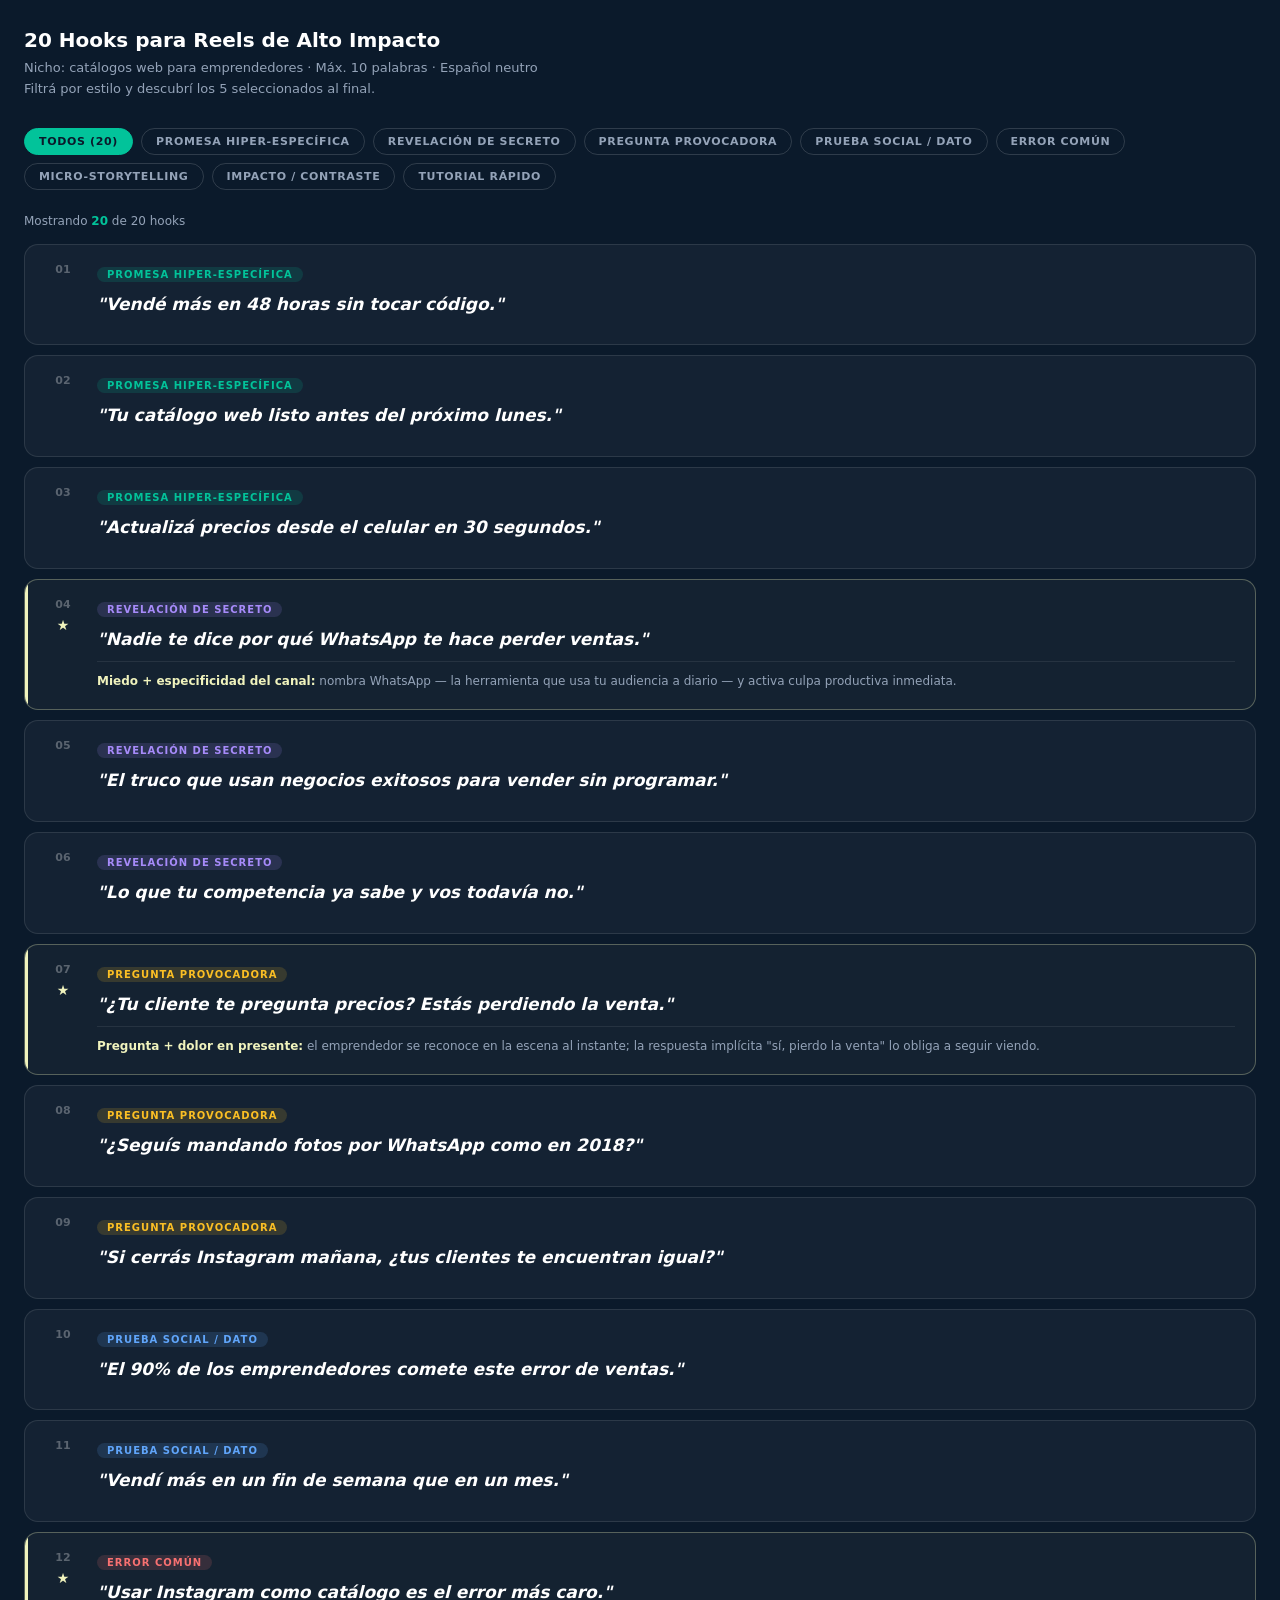
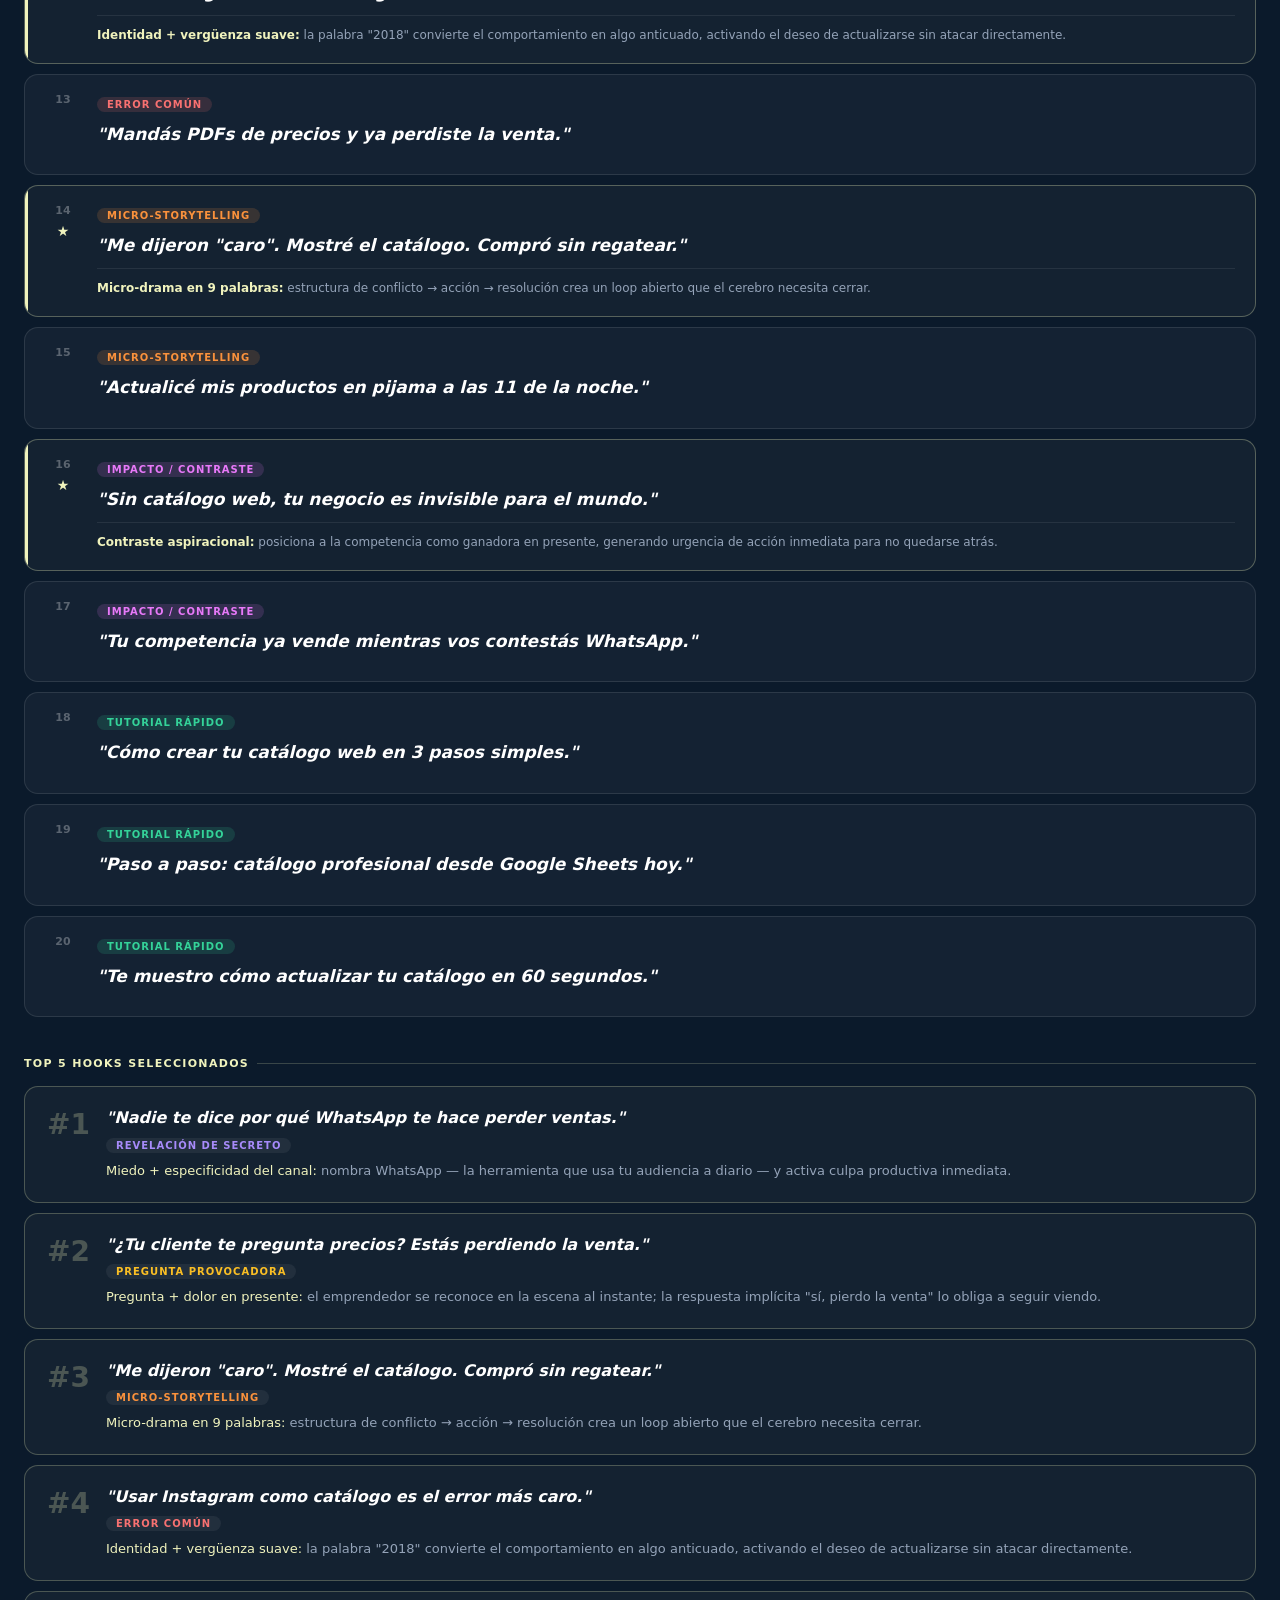
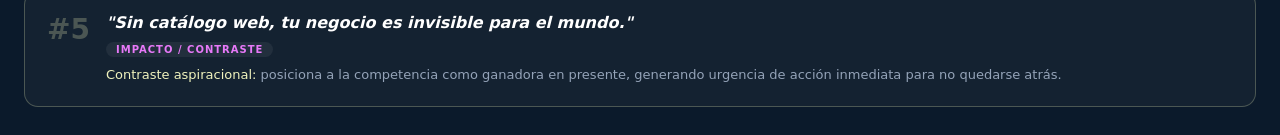
<file: social/20_hooks_reels.html>
<!DOCTYPE html>
<html lang="es">
<head>
<meta charset="UTF-8">
<meta name="viewport" content="width=device-width, initial-scale=1.0">
<title>20 Hooks para Reels — Catálogos Web</title>
<style>
*{box-sizing:border-box;margin:0;padding:0}
body{font-family:system-ui,-apple-system,sans-serif;background:#0b1a2b;color:#fff;padding:28px 24px;min-height:100vh}

.page-header{margin-bottom:28px}
.page-header h1{font-size:20px;font-weight:600;color:#fff;margin-bottom:6px}
.page-header p{font-size:13px;color:#94a3b8;line-height:1.6}

/* FILTERS */
.filters{display:flex;gap:8px;flex-wrap:wrap;margin-bottom:24px}
.fbtn{font-size:11px;font-weight:600;letter-spacing:0.06em;text-transform:uppercase;padding:6px 14px;border-radius:999px;border:1px solid rgba(255,255,255,0.15);background:transparent;color:#94a3b8;cursor:pointer;transition:all 0.2s;font-family:inherit}
.fbtn:hover{color:#fff;border-color:rgba(255,255,255,0.35)}
.fbtn.active{background:var(--c,#02c39a);border-color:var(--c,#02c39a);color:#0b1a2b}

/* HOOK CARDS */
.hooks-list{display:flex;flex-direction:column;gap:10px;margin-bottom:40px}
.hook-card{border-radius:14px;border:1px solid rgba(255,255,255,0.1);background:rgba(255,255,255,0.04);padding:18px 20px;display:flex;gap:16px;align-items:flex-start;transition:all 0.2s;position:relative;overflow:hidden}
.hook-card::before{content:'';position:absolute;top:0;left:0;bottom:0;width:3px;background:var(--accent,#02c39a);opacity:0;transition:opacity 0.2s}
.hook-card:hover{background:rgba(255,255,255,0.07);border-color:var(--accent,rgba(2,195,154,0.4))}
.hook-card:hover::before{opacity:1}
.hook-card.top5{border-color:rgba(240,243,189,0.3);background:rgba(240,243,189,0.04)}
.hook-card.top5::before{opacity:1;background:#f0f3bd}
.hook-card.hidden{display:none}

.hook-meta{display:flex;flex-direction:column;align-items:center;gap:6px;min-width:36px}
.hook-num{font-size:11px;font-weight:700;color:rgba(255,255,255,0.3)}
.top5-star{font-size:14px;color:#f0f3bd;display:none}
.hook-card.top5 .top5-star{display:block}

.hook-body{flex:1}
.hook-style-tag{font-size:10px;font-weight:700;letter-spacing:0.1em;text-transform:uppercase;padding:2px 10px;border-radius:999px;margin-bottom:10px;display:inline-block}
.hook-text{font-size:17px;font-weight:600;line-height:1.45;color:#fff;margin-bottom:10px;font-style:italic}
.hook-word-count{font-size:11px;color:rgba(255,255,255,0.3)}

.hook-psych{font-size:12px;color:#94a3b8;line-height:1.6;border-top:1px solid rgba(255,255,255,0.08);padding-top:10px;margin-top:4px;display:none}
.hook-card.top5 .hook-psych{display:block}
.hook-psych strong{color:#f0f3bd}

/* STYLE COLORS */
.s1{--accent:#02c39a} .tag-s1{background:rgba(2,195,154,0.15);color:#02c39a}
.s2{--accent:#a78bfa} .tag-s2{background:rgba(167,139,250,0.15);color:#a78bfa}
.s3{--accent:#fbbf24} .tag-s3{background:rgba(251,191,36,0.15);color:#fbbf24}
.s4{--accent:#60a5fa} .tag-s4{background:rgba(96,165,250,0.15);color:#60a5fa}
.s5{--accent:#f87171} .tag-s5{background:rgba(248,113,113,0.15);color:#f87171}
.s6{--accent:#fb923c} .tag-s6{background:rgba(251,146,60,0.15);color:#fb923c}
.s7{--accent:#e879f9} .tag-s7{background:rgba(232,121,249,0.15);color:#e879f9}
.s8{--accent:#34d399} .tag-s8{background:rgba(52,211,153,0.15);color:#34d399}

/* TOP 5 SECTION */
.top5-section{margin-top:8px}
.section-label{font-size:11px;font-weight:700;letter-spacing:0.12em;text-transform:uppercase;color:#f0f3bd;margin-bottom:16px;display:flex;align-items:center;gap:8px}
.section-label::after{content:'';flex:1;height:1px;background:rgba(240,243,189,0.2)}

.ranking-list{display:flex;flex-direction:column;gap:10px}
.rank-card{border-radius:14px;border:1px solid rgba(240,243,189,0.25);background:rgba(240,243,189,0.04);padding:20px 22px;display:flex;gap:16px;align-items:flex-start}
.rank-num{font-size:28px;font-weight:800;color:rgba(240,243,189,0.25);min-width:36px;line-height:1;margin-top:4px}
.rank-body{}
.rank-hook{font-size:16px;font-weight:600;font-style:italic;color:#fff;margin-bottom:4px;line-height:1.4}
.rank-style{font-size:10px;font-weight:700;letter-spacing:0.1em;text-transform:uppercase;margin-bottom:8px;display:inline-block;padding:2px 10px;border-radius:999px}
.rank-why{font-size:13px;color:#94a3b8;line-height:1.6}
.rank-why strong{color:#f0f3bd;font-weight:500}

/* COUNT BADGE */
.count-badge{font-size:12px;color:#94a3b8;margin-bottom:16px}
.count-badge span{color:#02c39a;font-weight:600}
</style>
</head>
<body>

<div class="page-header">
  <h1>20 Hooks para Reels de Alto Impacto</h1>
  <p>Nicho: catálogos web para emprendedores · Máx. 10 palabras · Español neutro<br>Filtrá por estilo y descubrí los 5 seleccionados al final.</p>
</div>

<div class="filters" id="filters"></div>
<p class="count-badge">Mostrando <span id="count">20</span> de 20 hooks</p>
<div class="hooks-list" id="hooks-list"></div>

<div class="top5-section">
  <div class="section-label">Top 5 hooks seleccionados</div>
  <div class="ranking-list" id="ranking"></div>
</div>

<script>
const styles = [
  {id:'s1', label:'Promesa hiper-específica'},
  {id:'s2', label:'Revelación de secreto'},
  {id:'s3', label:'Pregunta provocadora'},
  {id:'s4', label:'Prueba social / Dato'},
  {id:'s5', label:'Error común'},
  {id:'s6', label:'Micro-storytelling'},
  {id:'s7', label:'Impacto / Contraste'},
  {id:'s8', label:'Tutorial rápido'},
];

const hooks = [
  // S1 – Promesa hiper-específica (3)
  {n:1, s:'s1', label:'Promesa hiper-específica', text:'Vendé más en 48 horas sin tocar código.', words:9},
  {n:2, s:'s1', label:'Promesa hiper-específica', text:'Tu catálogo web listo antes del próximo lunes.', words:8},
  {n:3, s:'s1', label:'Promesa hiper-específica', text:'Actualizá precios desde el celular en 30 segundos.', words:8},
  // S2 – Revelación de secreto (3)
  {n:4, s:'s2', label:'Revelación de secreto', text:'Nadie te dice por qué WhatsApp te hace perder ventas.', words:10},
  {n:5, s:'s2', label:'Revelación de secreto', text:'El truco que usan negocios exitosos para vender sin programar.', words:10},
  {n:6, s:'s2', label:'Revelación de secreto', text:'Lo que tu competencia ya sabe y vos todavía no.', words:10},
  // S3 – Pregunta provocadora (3)
  {n:7, s:'s3', label:'Pregunta provocadora', text:'¿Tu cliente te pregunta precios? Estás perdiendo la venta.', words:9},
  {n:8, s:'s3', label:'Pregunta provocadora', text:'¿Seguís mandando fotos por WhatsApp como en 2018?', words:8},
  {n:9, s:'s3', label:'Pregunta provocadora', text:'Si cerrás Instagram mañana, ¿tus clientes te encuentran igual?', words:9},
  // S4 – Prueba social / Dato (2)
  {n:10, s:'s4', label:'Prueba social / Dato', text:'El 90% de los emprendedores comete este error de ventas.', words:10},
  {n:11, s:'s4', label:'Prueba social / Dato', text:'Vendí más en un fin de semana que en un mes.', words:12, words:11},
  // S5 – Error común (2)
  {n:12, s:'s5', label:'Error común', text:'Usar Instagram como catálogo es el error más caro.', words:9},
  {n:13, s:'s5', label:'Error común', text:'Mandás PDFs de precios y ya perdiste la venta.', words:9},
  // S6 – Micro-storytelling (2)
  {n:14, s:'s6', label:'Micro-storytelling', text:'Me dijeron "caro". Mostré el catálogo. Compró sin regatear.', words:9},
  {n:15, s:'s6', label:'Micro-storytelling', text:'Actualicé mis productos en pijama a las 11 de la noche.', words:11, words:10},
  // S7 – Impacto / Contraste (2)
  {n:16, s:'s7', label:'Impacto / Contraste', text:'Sin catálogo web, tu negocio es invisible para el mundo.', words:10},
  {n:17, s:'s7', label:'Impacto / Contraste', text:'Tu competencia ya vende mientras vos contestás WhatsApp.', words:8},
  // S8 – Tutorial rápido (3)
  {n:18, s:'s8', label:'Tutorial rápido', text:'Cómo crear tu catálogo web en 3 pasos simples.', words:9},
  {n:19, s:'s8', label:'Tutorial rápido', text:'Paso a paso: catálogo profesional desde Google Sheets hoy.', words:9},
  {n:20, s:'s8', label:'Tutorial rápido', text:'Te muestro cómo actualizar tu catálogo en 60 segundos.', words:9},
];

const top5 = [
  {
    rank:1, hookIdx:3,
    why:'<strong>Miedo + especificidad del canal:</strong> nombra WhatsApp — la herramienta que usa tu audiencia a diario — y activa culpa productiva inmediata.'
  },
  {
    rank:2, hookIdx:6,
    why:'<strong>Pregunta + dolor en presente:</strong> el emprendedor se reconoce en la escena al instante; la respuesta implícita "sí, pierdo la venta" lo obliga a seguir viendo.'
  },
  {
    rank:3, hookIdx:13,
    why:'<strong>Micro-drama en 9 palabras:</strong> estructura de conflicto → acción → resolución crea un loop abierto que el cerebro necesita cerrar.'
  },
  {
    rank:4, hookIdx:11,
    why:'<strong>Identidad + vergüenza suave:</strong> la palabra "2018" convierte el comportamiento en algo anticuado, activando el deseo de actualizarse sin atacar directamente.'
  },
  {
    rank:5, hookIdx:15,
    why:'<strong>Contraste aspiracional:</strong> posiciona a la competencia como ganadora en presente, generando urgencia de acción inmediata para no quedarse atrás.'
  },
];

// Build filters
const filtersEl = document.getElementById('filters');
const allBtn = document.createElement('button');
allBtn.className='fbtn active';
allBtn.textContent='Todos (20)';
allBtn.style.setProperty('--c','#02c39a');
allBtn.onclick=()=>filter('all',allBtn);
filtersEl.appendChild(allBtn);
styles.forEach(s=>{
  const b=document.createElement('button');
  b.className=`fbtn`;
  const sample=hooks.find(h=>h.s===s.id);
  const colorMap={s1:'#02c39a',s2:'#a78bfa',s3:'#fbbf24',s4:'#60a5fa',s5:'#f87171',s6:'#fb923c',s7:'#e879f9',s8:'#34d399'};
  b.style.setProperty('--c', colorMap[s.id]);
  b.setAttribute('data-s', s.id);
  b.textContent=s.label;
  b.onclick=()=>filter(s.id,b);
  filtersEl.appendChild(b);
});

// Build hook cards
const top5Indices = new Set(top5.map(t=>t.hookIdx));
const listEl=document.getElementById('hooks-list');
hooks.forEach((h,i)=>{
  const isTop=top5Indices.has(i);
  const colorMap={s1:'#02c39a',s2:'#a78bfa',s3:'#fbbf24',s4:'#60a5fa',s5:'#f87171',s6:'#fb923c',s7:'#e879f9',s8:'#34d399'};
  const card=document.createElement('div');
  card.className=`hook-card ${h.s}${isTop?' top5':''}`;
  card.setAttribute('data-s',h.s);
  card.style.setProperty('--accent', colorMap[h.s]);

  const psychEl = isTop ? `<div class="hook-psych">${top5.find(t=>t.hookIdx===i).why}</div>` : '';

  card.innerHTML=`
    <div class="hook-meta">
      <span class="hook-num">${String(h.n).padStart(2,'0')}</span>
      <span class="top5-star">★</span>
    </div>
    <div class="hook-body">
      <span class="hook-style-tag tag-${h.s}">${h.label}</span>
      <div class="hook-text">"${h.text}"</div>
      ${psychEl}
    </div>`;
  listEl.appendChild(card);
});

// Build ranking
const rankEl=document.getElementById('ranking');
const colorMap={s1:'#02c39a',s2:'#a78bfa',s3:'#fbbf24',s4:'#60a5fa',s5:'#f87171',s6:'#fb923c',s7:'#e879f9',s8:'#34d399'};
top5.forEach(t=>{
  const h=hooks[t.hookIdx];
  const card=document.createElement('div');
  card.className='rank-card';
  card.innerHTML=`
    <div class="rank-num">#${t.rank}</div>
    <div class="rank-body">
      <div class="rank-hook">"${h.text}"</div>
      <span class="rank-style tag-${h.s}" style="background:rgba(255,255,255,0.06);color:${colorMap[h.s]}">${h.label}</span>
      <div class="rank-why">${t.why}</div>
    </div>`;
  rankEl.appendChild(card);
});

// Filter logic
function filter(sid, btn){
  document.querySelectorAll('.fbtn').forEach(b=>b.classList.remove('active'));
  btn.classList.add('active');
  let visible=0;
  document.querySelectorAll('.hook-card').forEach(c=>{
    const match = sid==='all' || c.getAttribute('data-s')===sid;
    c.classList.toggle('hidden',!match);
    if(match) visible++;
  });
  document.getElementById('count').textContent=visible;
}
</script>
</body>
</html>
</file>
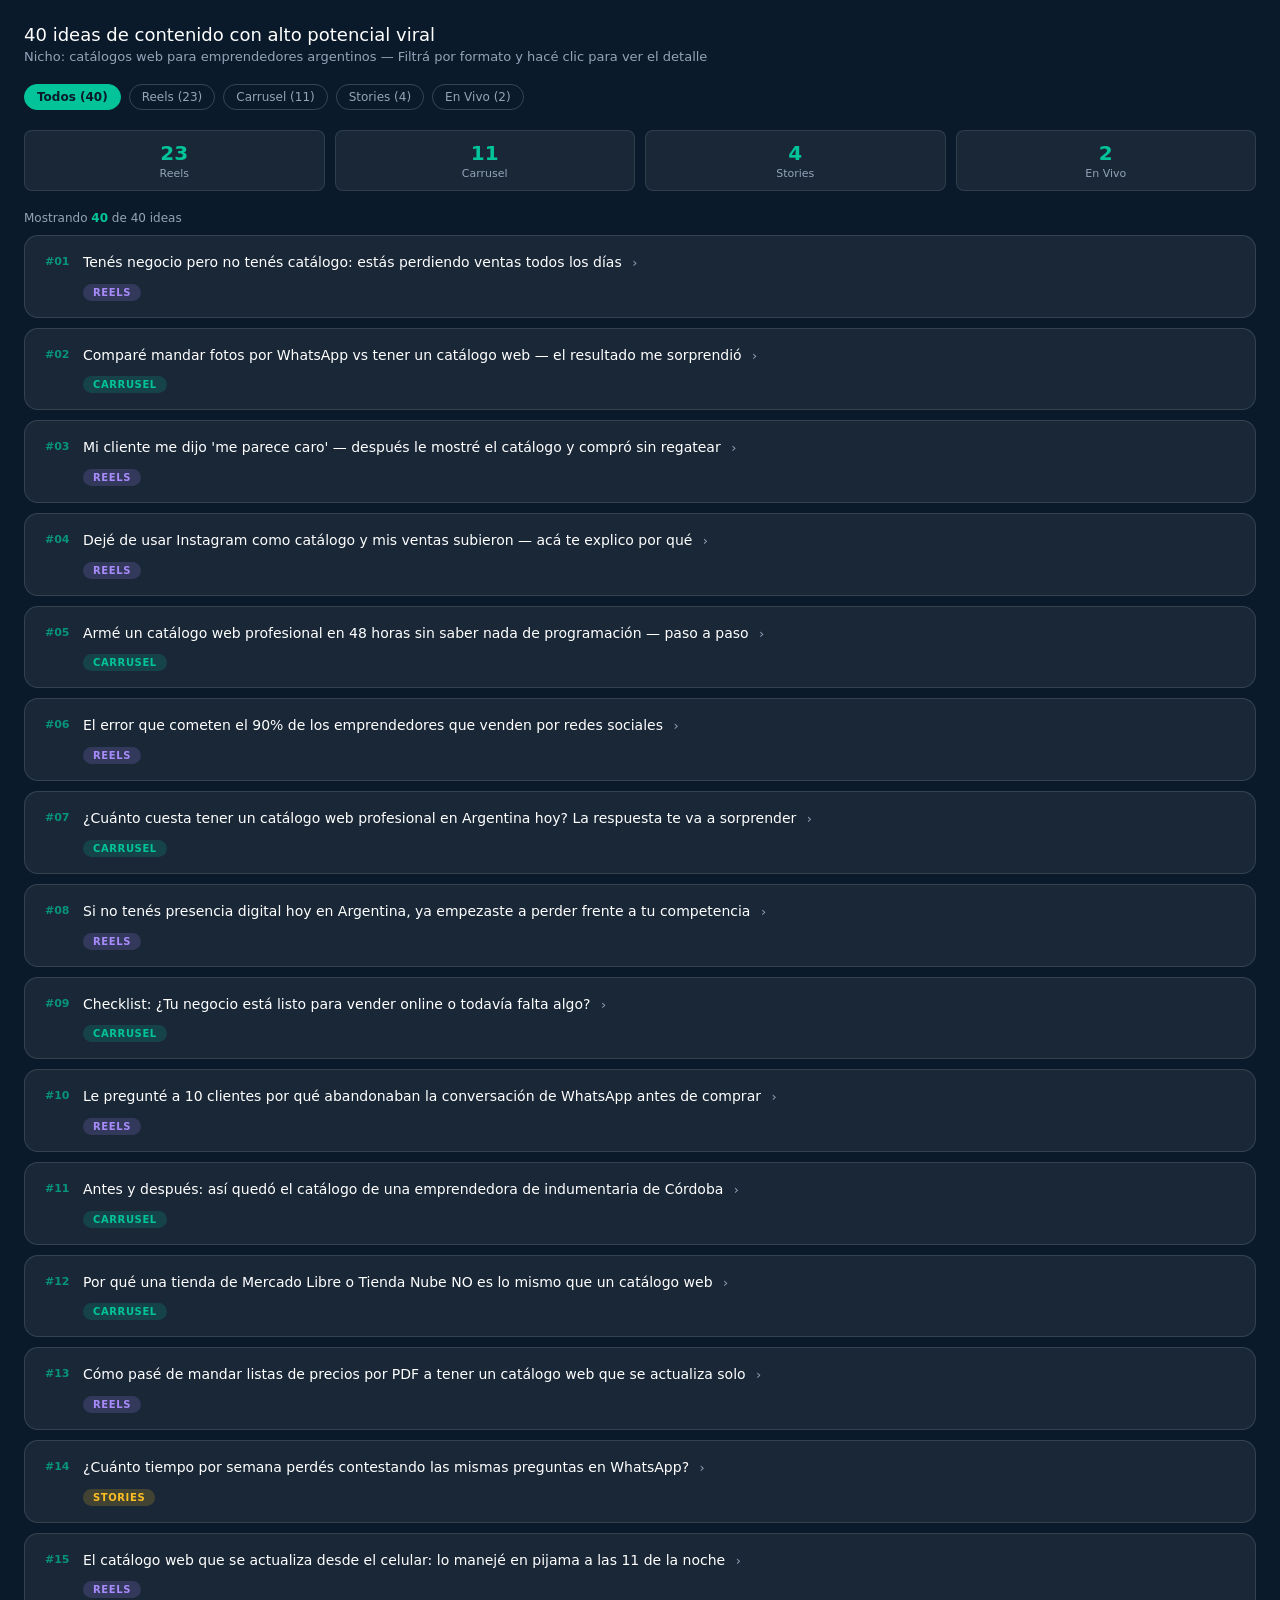
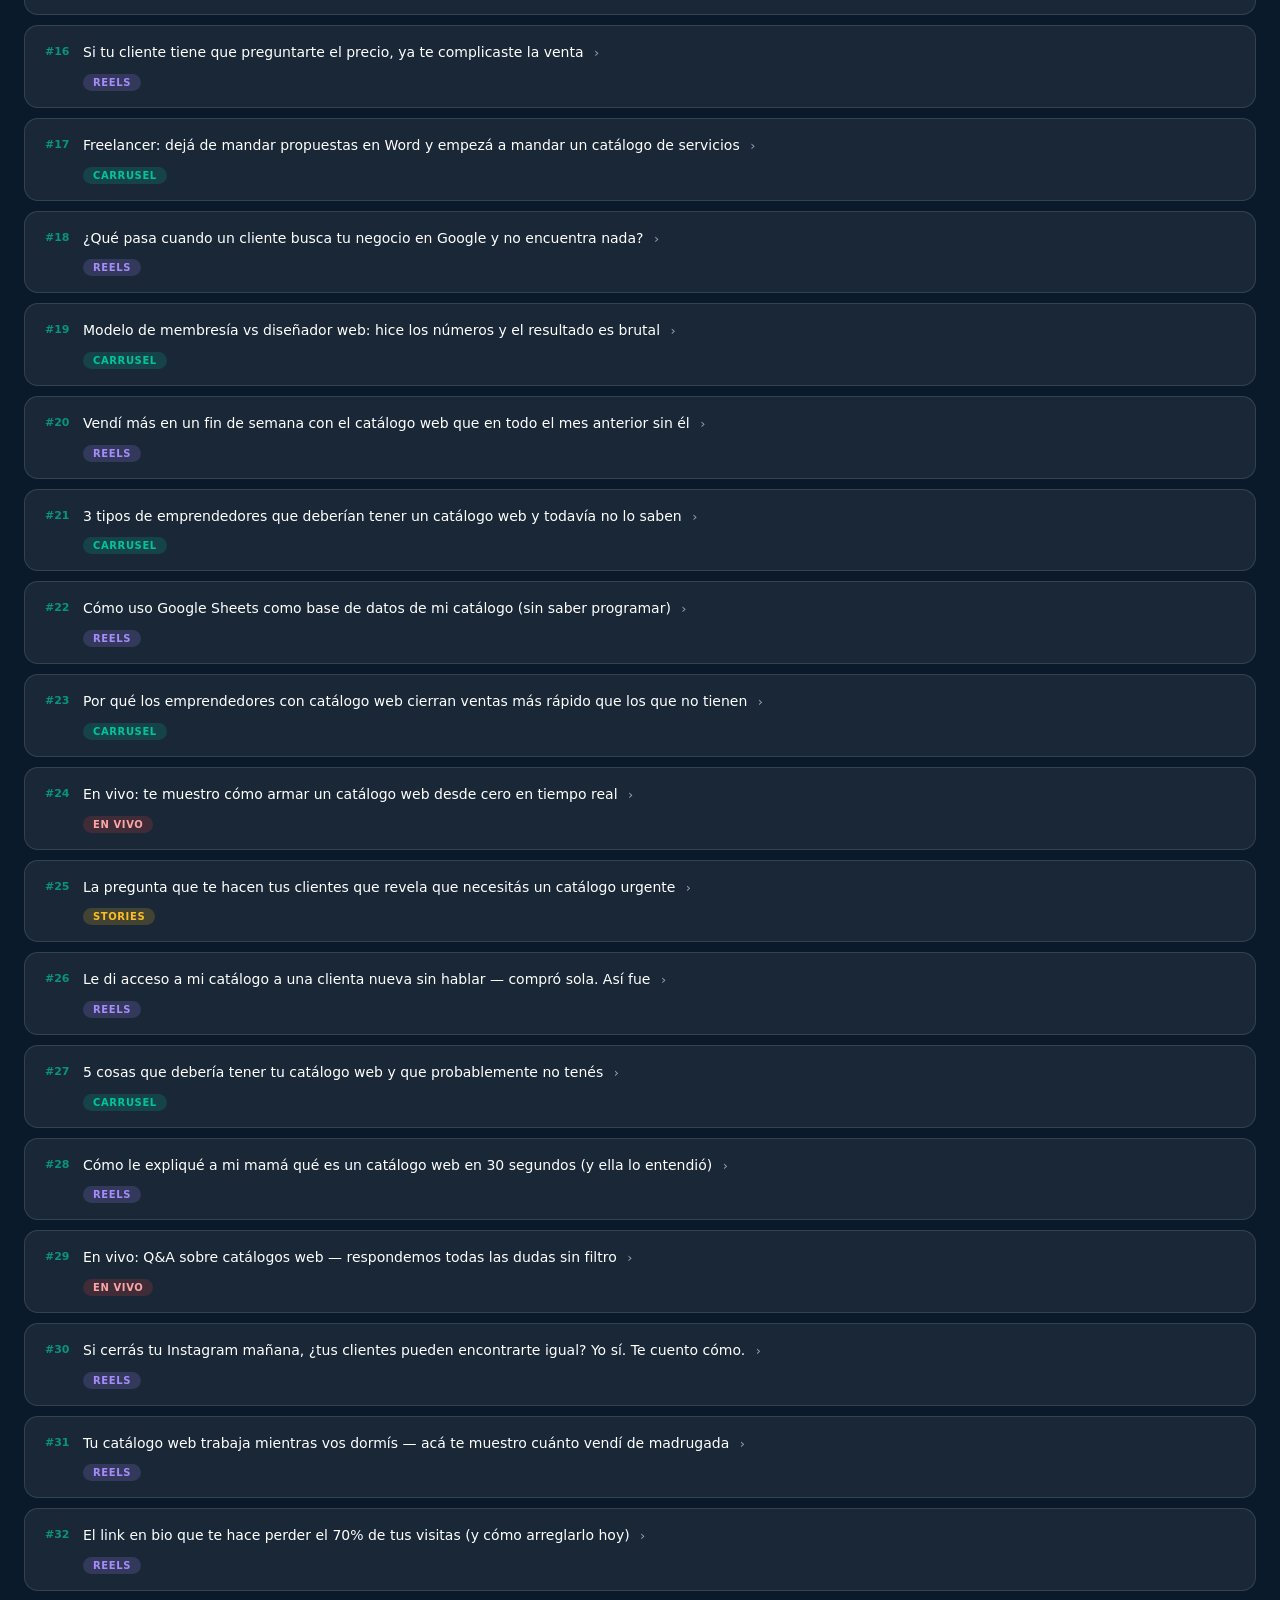
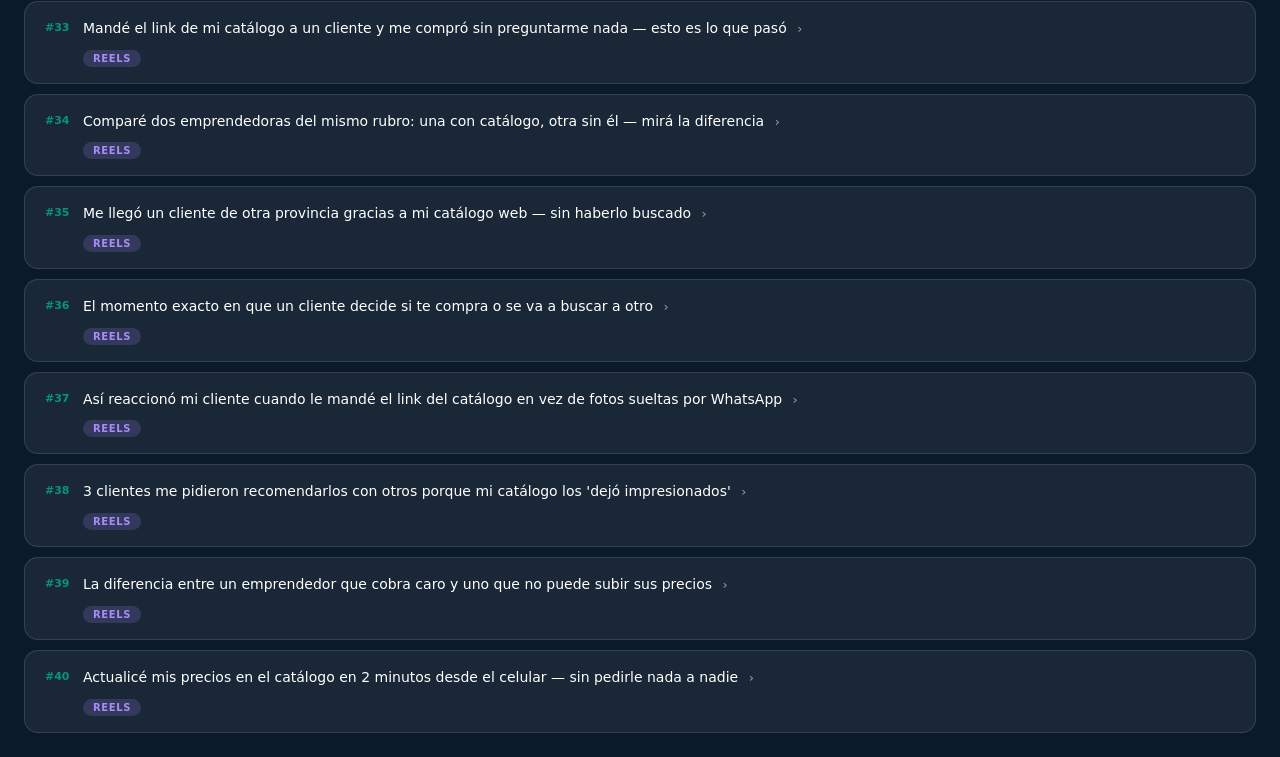
<file: social/30_ideas_contenido_viral_web.html>
<!DOCTYPE html>
<html lang="es">
<head>
<meta charset="UTF-8">
<meta name="viewport" content="width=device-width, initial-scale=1.0">
<title>40 Ideas de Contenido Viral — Catálogos Web</title>
<style>
*{box-sizing:border-box;margin:0;padding:0}
body{font-family:system-ui,-apple-system,sans-serif;background:#0b1a2b;color:#fff;padding:24px;min-height:100vh}
.header{padding:0 0 1.25rem}
.header h1{font-size:18px;font-weight:500;color:#fff}
.header p{font-size:13px;color:#94a3b8;margin-top:4px}
.filters{display:flex;gap:8px;flex-wrap:wrap;margin-bottom:1.25rem}
.filter-btn{font-size:12px;padding:5px 12px;border:1px solid rgba(255,255,255,0.18);border-radius:20px;background:transparent;cursor:pointer;color:#94a3b8;transition:all 0.15s;font-family:inherit}
.filter-btn.active{background:#02c39a;color:#0b1a2b;border-color:#02c39a;font-weight:600}
.filter-btn:hover{border-color:#02c39a;color:#fff}
.stats-row{display:flex;gap:10px;margin-bottom:1.25rem}
.stat-card{flex:1;background:rgba(255,255,255,0.06);border-radius:8px;padding:10px 12px;text-align:center;border:1px solid rgba(255,255,255,0.1)}
.stat-num{font-size:20px;font-weight:600;color:#02c39a}
.stat-label{font-size:11px;color:#94a3b8;margin-top:2px}
.ideas-grid{display:flex;flex-direction:column;gap:10px}
.idea-card{background:rgba(255,255,255,0.06);border:1px solid rgba(255,255,255,0.12);border-radius:14px;padding:1rem 1.25rem;cursor:pointer;transition:all 0.2s;position:relative;overflow:hidden}
.idea-card::before{content:'';position:absolute;top:0;left:0;right:0;height:2px;background:#02c39a;opacity:0;transition:opacity 0.2s}
.idea-card:hover{border-color:rgba(2,195,154,0.4);transform:translateY(-1px)}
.idea-card:hover::before{opacity:1}
.idea-card.expanded{border-color:rgba(2,195,154,0.5)}
.idea-card.expanded::before{opacity:1}
.idea-header{display:flex;align-items:flex-start;gap:10px}
.idea-num{font-size:11px;font-weight:600;color:#02c39a;min-width:28px;margin-top:3px;opacity:0.7}
.idea-title{font-size:14px;font-weight:500;color:#fff;flex:1;line-height:1.55}
.badges{display:flex;gap:6px;margin-top:10px;flex-wrap:wrap;padding-left:38px}
.badge{font-size:10px;padding:3px 10px;border-radius:12px;font-weight:600;letter-spacing:0.06em;text-transform:uppercase}
.badge-reels{background:rgba(167,139,250,0.18);color:#a78bfa}
.badge-carrusel{background:rgba(2,195,154,0.18);color:#02c39a}
.badge-stories{background:rgba(251,191,36,0.18);color:#fbbf24}
.badge-enlivo{background:rgba(239,68,68,0.18);color:#fca5a5}
.arrow{font-size:13px;color:#94a3b8;margin-left:6px;transition:transform 0.2s;display:inline-block}
.expanded .arrow{transform:rotate(90deg)}
.idea-body{display:none;margin-top:14px;border-top:1px solid rgba(255,255,255,0.1);padding-top:14px;flex-direction:column;gap:12px;padding-left:38px}
.idea-card.expanded .idea-body{display:flex;animation:fadeSlide 0.2s ease}
@keyframes fadeSlide{from{opacity:0;transform:translateY(-4px)}to{opacity:1;transform:translateY(0)}}
.field-label{font-size:10px;color:#94a3b8;text-transform:uppercase;letter-spacing:0.1em;margin-bottom:3px;font-weight:600}
.field-value{font-size:13px;color:rgba(255,255,255,0.85);line-height:1.6}
.angulo{color:#a78bfa}
.promesa{color:#02c39a}
.cta-chip{display:inline-flex;align-items:center;gap:6px;font-size:12px;padding:6px 14px;background:rgba(2,195,154,0.1);border:1px solid rgba(2,195,154,0.25);border-radius:999px;color:#02c39a;margin-top:4px}
.counter{font-size:12px;color:#94a3b8;margin-bottom:10px}
.counter span{color:#02c39a;font-weight:600}
.hidden{display:none}

@media(max-width:600px){
  .stats-row{flex-wrap:wrap}
  .stat-card{min-width:calc(50% - 5px)}
}
</style>
</head>
<body>

<div class="header">
  <h1>40 ideas de contenido con alto potencial viral</h1>
  <p>Nicho: catálogos web para emprendedores argentinos — Filtrá por formato y hacé clic para ver el detalle</p>
</div>

<div class="filters">
  <button class="filter-btn active" onclick="filter('todos',this)">Todos (40)</button>
  <button class="filter-btn" onclick="filter('Reels',this)">Reels (23)</button>
  <button class="filter-btn" onclick="filter('Carrusel',this)">Carrusel (11)</button>
  <button class="filter-btn" onclick="filter('Stories',this)">Stories (4)</button>
  <button class="filter-btn" onclick="filter('En Vivo',this)">En Vivo (2)</button>
</div>

<div class="stats-row">
  <div class="stat-card"><div class="stat-num">23</div><div class="stat-label">Reels</div></div>
  <div class="stat-card"><div class="stat-num">11</div><div class="stat-label">Carrusel</div></div>
  <div class="stat-card"><div class="stat-num">4</div><div class="stat-label">Stories</div></div>
  <div class="stat-card"><div class="stat-num">2</div><div class="stat-label">En Vivo</div></div>
</div>

<p class="counter">Mostrando <span id="counter">40</span> de 40 ideas</p>
<div class="ideas-grid" id="grid"></div>

<script>
const ideas = [
  {titulo:"Tenés negocio pero no tenés catálogo: estás perdiendo ventas todos los días",angulo:"No es que no vendés porque el producto es malo — es porque el cliente no puede ver bien qué ofrecés.",promesa:"Descubrí por qué tu WhatsApp lleno de fotos sueltas te hace perder clientes sin que te des cuenta.",formato:"Reels",gatillo:"Culpa productiva — el emprendedor se identifica y lo comparte porque le habla directo.",cta:"Guardalo y mandáselo a ese amigo que vende por WhatsApp sin catálogo."},
  {titulo:"Comparé mandar fotos por WhatsApp vs tener un catálogo web — el resultado me sorprendió",angulo:"No es una cuestión de tecnología, es una cuestión de percepción de valor.",promesa:"Te muestro con números reales por qué un catálogo web multiplica el precio que podés cobrar.",formato:"Carrusel",gatillo:"Utilidad masiva + comparación concreta — ideal para guardar y volver a leer.",cta:"Guardá este carrusel antes de hacer tu próxima venta."},
  {titulo:"Mi cliente me dijo 'me parece caro' — después le mostré el catálogo y compró sin regatear",angulo:"El precio no era el problema. El problema era la presentación.",promesa:"Una historia real que demuestra que la forma en que mostrás tu producto vale más que el descuento.",formato:"Reels",gatillo:"Identificación emocional — todo emprendedor ha vivido esto. Se comparte solo.",cta:"¿Te pasó algo así? Contame en los comentarios."},
  {titulo:"Dejé de usar Instagram como catálogo y mis ventas subieron — acá te explico por qué",angulo:"Instagram no es tu catálogo. Es tu vidriera. No son lo mismo.",promesa:"Aprendé la diferencia entre mostrar y vender, y cómo separarlos te cambia el negocio.",formato:"Reels",gatillo:"Polémica + contraintuitivo — muchos están haciendo exactamente esto y van a reaccionar.",cta:"Seguime para ver cómo armo un catálogo sin Instagram ni e-commerce."},
  {titulo:"Armé un catálogo web profesional en 48 horas sin saber nada de programación — paso a paso",angulo:"No necesitás contratar a nadie ni aprender a programar para tener presencia digital real.",promesa:"Te muestro exactamente cómo lo hice usando Google Sheets y sin gastar una fortuna.",formato:"Carrusel",gatillo:"Utilidad masiva + curiosidad — todo el mundo quiere saber cómo se hace.",cta:"Guardalo para cuando tengas 20 minutos y quieras implementarlo."},
  {titulo:"El error que cometen el 90% de los emprendedores que venden por redes sociales",angulo:"Invertís horas en contenido pero no tenés un lugar donde tu cliente pueda comprar con calma.",promesa:"Este error silencioso te está costando ventas cada semana y es súper fácil de corregir.",formato:"Reels",gatillo:"Miedo a estar cometiendo un error — el emprendedor se lo comparte a su red para alertarlos.",cta:"Etiquetá a ese emprendedor que necesita escuchar esto."},
  {titulo:"¿Cuánto cuesta tener un catálogo web profesional en Argentina hoy? La respuesta te va a sorprender",angulo:"La mayoría cree que es caro. En realidad cuesta menos que un almuerzo por mes.",promesa:"Desglose real de precios para que tomes la decisión con información, no con suposiciones.",formato:"Carrusel",gatillo:"Sorpresa + utilidad — rompe una creencia instalada. Muy compartible.",cta:"Mandáselo a alguien que cree que digitalizar su negocio sale una fortuna."},
  {titulo:"Si no tenés presencia digital hoy en Argentina, ya empezaste a perder frente a tu competencia",angulo:"No es alarmismo — los números de consumo online en Argentina dicen exactamente eso.",promesa:"Datos reales para que entiendas la urgencia de tener un catálogo web en 2025.",formato:"Reels",gatillo:"Urgencia + dato duro — activa el miedo a quedarse atrás, que es uno de los más virales.",cta:"Compartí esto con un emprendedor que todavía lo está pensando."},
  {titulo:"Checklist: ¿Tu negocio está listo para vender online o todavía falta algo?",angulo:"Tener redes no es tener presencia digital. Son cosas distintas y confundirlas sale caro.",promesa:"Una lista de verificación honesta para saber en qué punto estás realmente.",formato:"Carrusel",gatillo:"Lista de verificación — uno de los formatos más guardados en Instagram.",cta:"Guardalo y hacé el check esta semana."},
  {titulo:"Le pregunté a 10 clientes por qué abandonaban la conversación de WhatsApp antes de comprar",angulo:"La respuesta no fue el precio. Fue la desorganización de la información.",promesa:"Lo que tus clientes nunca te van a decir pero que te cuesta ventas todos los días.",formato:"Reels",gatillo:"Revelación inesperada — los emprendedores sienten que los están describiendo a ellos.",cta:"¿Cuántas veces te dejaron en visto en WhatsApp? Contame en los comentarios."},
  {titulo:"Antes y después: así quedó el catálogo de una emprendedora de indumentaria de Córdoba",angulo:"El cambio no fue solo visual — cambió cuánto y cómo le compraban.",promesa:"Un caso real con números antes y después para que veas el impacto concreto.",formato:"Carrusel",gatillo:"Prueba social + transformación visual — las historias reales generan confianza y se comparten.",cta:"¿Querés que hagamos esto para tu negocio? Escribime."},
  {titulo:"Por qué una tienda de Mercado Libre o Tienda Nube NO es lo mismo que un catálogo web",angulo:"No todas las herramientas de venta online sirven para todos los modelos de negocio.",promesa:"Entendé cuándo te conviene un catálogo y cuándo no, sin que nadie te venda la solución equivocada.",formato:"Carrusel",gatillo:"Polémica + educación — mucha gente tiene opiniones fuertes sobre esto. Genera comentarios.",cta:"¿Usás Tienda Nube o ML? Contame tu experiencia abajo."},
  {titulo:"Cómo pasé de mandar listas de precios por PDF a tener un catálogo web que se actualiza solo",angulo:"El PDF está desactualizado apenas lo mandás. El catálogo web, no.",promesa:"El sistema simple que uso para que mis precios, fotos y descripciones estén siempre al día.",formato:"Reels",gatillo:"Transformación personal + utilidad práctica — muy compartible entre emprendedores.",cta:"Guardá esto si todavía usás PDFs o listas por WhatsApp."},
  {titulo:"¿Cuánto tiempo por semana perdés contestando las mismas preguntas en WhatsApp?",angulo:"El tiempo que perdés respondiendo '¿cuánto sale?' y '¿qué talles tenés?' es tiempo que no vendés.",promesa:"Calculá el costo real de no tener un catálogo y te vas a motivar solo a hacer el cambio.",formato:"Stories",gatillo:"Pregunta directa que activa la autoconciencia — encuesta o poll interactivo.",cta:"Respondé la encuesta y te cuento qué podés hacer con ese tiempo libre."},
  {titulo:"El catálogo web que se actualiza desde el celular: lo manejé en pijama a las 11 de la noche",angulo:"La simplicidad no es un lujo — es el único modelo sostenible para un emprendedor sin equipo.",promesa:"Te muestro en 60 segundos cómo actualizar un producto desde el celular sin entrar a ningún panel raro.",formato:"Reels",gatillo:"Identificación + humor de emprendedor — el pijama y las 11 de la noche son la vida del dueño.",cta:"¿A qué hora manejás tu negocio vos? Contame en los comentarios."},
  {titulo:"Si tu cliente tiene que preguntarte el precio, ya te complicaste la venta",angulo:"Cada fricción en el proceso de compra reduce las posibilidades de que el cliente te elija.",promesa:"La psicología detrás de por qué los precios visibles aumentan las ventas más que los descuentos.",formato:"Reels",gatillo:"Dato contraintuitivo + educación — rompe una creencia común y genera guardados.",cta:"Guardalo si creés que no mostrar precios te da poder de negociación."},
  {titulo:"Freelancer: dejá de mandar propuestas en Word y empezá a mandar un catálogo de servicios",angulo:"Una propuesta en Word comunica amateur. Un catálogo web comunica profesional establecido.",promesa:"Cómo presentar tus servicios de una forma que justifique un precio más alto sin cambiar nada de lo que ofrecés.",formato:"Carrusel",gatillo:"Dolor específico del freelancer + solución accionable — se comparte en comunidades de freelancers.",cta:"Mandáselo a ese freelancer que todavía manda propuestas en Word."},
  {titulo:"¿Qué pasa cuando un cliente busca tu negocio en Google y no encuentra nada?",angulo:"No encontrarte en Google no es neutro — activamente destruye tu credibilidad.",promesa:"Lo que pasa en el cerebro del comprador cuando busca tu marca y no aparece nada.",formato:"Reels",gatillo:"Miedo a la inexistencia online — activa urgencia real. Muy compartible.",cta:"Buscate en Google ahora mismo. ¿Qué encontraste? Contame abajo."},
  {titulo:"Modelo de membresía vs diseñador web: hice los números y el resultado es brutal",angulo:"Pagar un diseño web una vez no es más barato — cuando lo actualizás, ahí empiezan los gastos.",promesa:"Comparativa real de costos para que elijas con datos, no con intuición.",formato:"Carrusel",gatillo:"Datos concretos + polémica — los diseñadores van a opinar. Eso es alcance gratis.",cta:"Guardá la comparativa antes de contratar a nadie para tu sitio."},
  {titulo:"Vendí más en un fin de semana con el catálogo web que en todo el mes anterior sin él",angulo:"No fue suerte — fue que el catálogo hizo el trabajo de venta mientras yo no estaba disponible.",promesa:"El antes y después de tener un lugar centralizado donde tus clientes pueden ver y elegir solos.",formato:"Reels",gatillo:"Testimonio propio + número concreto — los resultados reales son los más compartidos.",cta:"Escribime si querés ver si esto aplica a tu tipo de negocio."},
  {titulo:"3 tipos de emprendedores que deberían tener un catálogo web y todavía no lo saben",angulo:"No es solo para el que vende ropa — hay negocios que lo necesitan más y ni lo consideraron.",promesa:"Descubrí si tu negocio es uno de los que más se beneficia de tener un catálogo web ahora.",formato:"Carrusel",gatillo:"Identificación de audiencias — cada persona se identifica y lo comparte a quienes encajan.",cta:"Etiquetá abajo al tipo de emprendedor que más te representa."},
  {titulo:"Cómo uso Google Sheets como base de datos de mi catálogo (sin saber programar)",angulo:"Google Sheets no es solo una planilla — puede ser el motor de tu negocio digital.",promesa:"El truco que usan negocios serios para centralizar su información sin pagar herramientas caras.",formato:"Reels",gatillo:"Utilidad práctica + curiosidad tecnológica — la gente lo guarda para implementarlo.",cta:"Guardalo para el domingo cuando tengas tiempo de armarlo."},
  {titulo:"Por qué los emprendedores con catálogo web cierran ventas más rápido que los que no tienen",angulo:"La velocidad de cierre de venta tiene más que ver con la presentación que con el producto.",promesa:"La razón psicológica por la que un catálogo web reduce el tiempo entre el primer contacto y la compra.",formato:"Carrusel",gatillo:"Dato de comportamiento del consumidor — educativo y muy guardado.",cta:"Compartí esto con alguien que dice que igual vende bien sin catálogo."},
  {titulo:"En vivo: te muestro cómo armar un catálogo web desde cero en tiempo real",angulo:"Nada de tutoriales editados — lo hago frente a todos y si algo falla, lo resolvemos en vivo.",promesa:"En 60 minutos vas a ver el proceso completo y tener todo lo que necesitás para hacerlo vos.",formato:"En Vivo",gatillo:"Urgencia + transparencia radical — los en vivos generan FOMO y comentarios masivos.",cta:"Activá la campanita para que no te lo pierdas — lo hago el próximo viernes."},
  {titulo:"La pregunta que te hacen tus clientes que revela que necesitás un catálogo urgente",angulo:"Cuando tu cliente te pregunta '¿qué más tenés?', es una señal de alarma, no de interés.",promesa:"Identificá las señales que tus clientes te dan a diario de que tu forma de mostrar productos no alcanza.",formato:"Stories",gatillo:"Reconocimiento de situación cotidiana — el emprendedor se identifica al instante.",cta:"¿Cuántas veces por semana te hacen esa pregunta? Respondé la encuesta."},
  {titulo:"Le di acceso a mi catálogo a una clienta nueva sin hablar — compró sola. Así fue",angulo:"La mejor venta es la que se hace sola. Para eso necesitás una herramienta que venda por vos.",promesa:"El flujo de venta que podés automatizar aunque seas un negocio unipersonal sin equipo.",formato:"Reels",gatillo:"Caso real + resultado sorprendente — la gente quiere saber exactamente cómo se hizo.",cta:"¿Querés que te cuente el flujo completo? Escribime 'CATÁLOGO' por DM."},
  {titulo:"5 cosas que debería tener tu catálogo web y que probablemente no tenés",angulo:"Tener catálogo no alcanza — hay elementos específicos que separan un catálogo que vende de uno que no.",promesa:"La lista concreta de lo que hace a un catálogo realmente efectivo para vender en Argentina.",formato:"Carrusel",gatillo:"Lista de verificación + gap de conocimiento — la gente lo guarda para mejorar el suyo.",cta:"Guardalo y revisá tu catálogo actual con esta lista."},
  {titulo:"Cómo le expliqué a mi mamá qué es un catálogo web en 30 segundos (y ella lo entendió)",angulo:"Si no podés explicar tu herramienta digital de forma simple, el problema no es la audiencia.",promesa:"La explicación más sencilla del mundo de qué es un catálogo web y para qué sirve.",formato:"Reels",gatillo:"Humor + simplicidad — el formato 'le expliqué a mi mamá' es uno de los más compartidos.",cta:"Mandáselo a esa persona de tu familia que todavía no entiende a qué te dedicás."},
  {titulo:"En vivo: Q&A sobre catálogos web — respondemos todas las dudas sin filtro",angulo:"No hay preguntas tontas — si lo estás pensando, hay 100 personas más que también quieren saber.",promesa:"Una hora de respuestas directas a las preguntas reales que frenan a los emprendedores para dar el paso.",formato:"En Vivo",gatillo:"Comunidad + participación activa — el en vivo genera conversación y relación.",cta:"Dejá tu pregunta en los comentarios antes del en vivo para que la respondamos."},
  {titulo:"Si cerrás tu Instagram mañana, ¿tus clientes pueden encontrarte igual? Yo sí. Te cuento cómo.",angulo:"Construir sobre plataformas que no controlás es construir sobre arena — el catálogo web es tuyo.",promesa:"La razón por la que depender solo de Instagram para vender es el riesgo más subestimado del emprendedor actual.",formato:"Reels",gatillo:"Miedo real + independencia — el fantasma de que Instagram te cierre la cuenta es universal.",cta:"Guardalo para cuando estés listo para dejar de depender de los algoritmos."},
  {titulo:"Tu catálogo web trabaja mientras vos dormís — acá te muestro cuánto vendí de madrugada",angulo:"Un emprendedor unipersonal no puede estar disponible 24/7. Su catálogo, sí.",promesa:"Cómo configurar un catálogo que cierre ventas solo, sin que tengas que estar presente en cada conversación.",formato:"Reels",gatillo:"Sueño del ingreso pasivo + caso real — uno de los gatillos más virales entre emprendedores.",cta:"Guardalo si querés que tu negocio venda aunque no estés mirando el celular."},
  {titulo:"El link en bio que te hace perder el 70% de tus visitas (y cómo arreglarlo hoy)",angulo:"Un link en bio que lleva a tu Instagram principal es como abrir una puerta que da a otra puerta.",promesa:"El destino correcto para ese link y por qué un catálogo web es la única respuesta con sentido.",formato:"Reels",gatillo:"Error común + solución inmediata — la gente lo comparte porque siente que la están describiendo.",cta:"Revisá tu link en bio ahora mismo. ¿A dónde lleva? Contame abajo."},
  {titulo:"Mandé el link de mi catálogo a un cliente y me compró sin preguntarme nada — esto es lo que pasó",angulo:"Cuando la información está bien organizada, el cliente decide solo. Eso es un sistema de ventas real.",promesa:"El flujo completo desde que compartís el link hasta que el cliente te escribe listo para pagar.",formato:"Reels",gatillo:"Resultado concreto + curiosidad — la gente quiere replicar exactamente lo que funcionó.",cta:"Escribime 'LINK' por DM y te cuento cómo armar ese mismo flujo para tu negocio."},
  {titulo:"Comparé dos emprendedoras del mismo rubro: una con catálogo, otra sin él — mirá la diferencia",angulo:"El producto no era mejor ni peor. La diferencia estaba en cómo se presentaban al cliente.",promesa:"Un análisis lado a lado de dos negocios reales para que veas qué separa al que vende del que no.",formato:"Reels",gatillo:"Comparación real + prueba social — genera debate y hace que ambas audiencias lo compartan.",cta:"¿Con cuál te identificás más? Contame en los comentarios."},
  {titulo:"Me llegó un cliente de otra provincia gracias a mi catálogo web — sin haberlo buscado",angulo:"Un negocio sin catálogo web existe solo donde está físicamente. Con catálogo, existe en todo el país.",promesa:"Cómo el catálogo web rompe la barrera geográfica y te abre clientes que jamás te hubieran encontrado.",formato:"Reels",gatillo:"Expansión geográfica + sorpresa real — el emprendedor local que sueña con escalar se identifica al instante.",cta:"Guardalo si querés dejar de depender solo de los clientes de tu barrio o ciudad."},
  {titulo:"El momento exacto en que un cliente decide si te compra o se va a buscar a otro",angulo:"Hay una ventana de 8 segundos donde el cliente evalúa si tu negocio es serio o no lo es.",promesa:"Lo que tiene que ver tu cliente en esos 8 segundos para que se quede, confíe y compre.",formato:"Reels",gatillo:"Dato de comportamiento + urgencia — activa la autoconsciencia del emprendedor sobre su primera impresión.",cta:"¿Qué ve tu cliente los primeros 8 segundos de conocer tu negocio? Contame."},
  {titulo:"Así reaccionó mi cliente cuando le mandé el link del catálogo en vez de fotos sueltas por WhatsApp",angulo:"El mismo producto, presentado de dos formas distintas, genera emociones completamente distintas en el cliente.",promesa:"La diferencia real que nota el cliente entre recibir un catálogo y recibir un bombardeo de fotos sin orden.",formato:"Reels",gatillo:"Humor de situación + identificación — cualquier emprendedor que manda fotos por WA se ríe y lo guarda.",cta:"Etiquetá a alguien que todavía manda 47 fotos sueltas por WhatsApp."},
  {titulo:"3 clientes me pidieron recomendarlos con otros porque mi catálogo los 'dejó impresionados'",angulo:"Un catálogo profesional no solo vende — convierte compradores en promotores de tu marca.",promesa:"Cómo una buena presentación digital genera boca en boca digital, el canal de ventas más barato que existe.",formato:"Reels",gatillo:"Prueba social + efecto multiplicador — el emprendedor quiere ese mismo resultado y lo guarda.",cta:"¿Cuándo fue la última vez que un cliente te recomendó sin que se lo pidieras? Contame."},
  {titulo:"La diferencia entre un emprendedor que cobra caro y uno que no puede subir sus precios",angulo:"El precio que podés cobrar no depende solo de lo que ofrecés — depende de cómo lo presentás.",promesa:"Por qué los emprendedores con catálogo web pueden justificar precios más altos que los que no tienen.",formato:"Reels",gatillo:"Aspiracional + dolor económico — toca el punto más sensible del emprendedor: no poder cobrar lo que vale.",cta:"Guardalo si alguna vez sentiste que no podías cobrar lo que realmente vale tu trabajo."},
  {titulo:"Actualicé mis precios en el catálogo en 2 minutos desde el celular — sin pedirle nada a nadie",angulo:"La autonomía es el activo más valioso de un emprendedor independiente.",promesa:"Por qué tener el control total de tu catálogo sin depender de un diseñador cambia la dinámica de tu negocio.",formato:"Reels",gatillo:"Independencia + practicidad extrema — el emprendedor que odia depender de terceros lo comparte de inmediato.",cta:"¿Cuánto tardás vos en actualizar tus precios hoy? Contame en los comentarios."}
];

const fmtClass = {Reels:'badge-reels',Carrusel:'badge-carrusel',Stories:'badge-stories','En Vivo':'badge-enlivo'};

function render(list){
  const grid = document.getElementById('grid');
  grid.innerHTML = '';
  document.getElementById('counter').textContent = list.length;
  list.forEach((idea,i)=>{
    const realIdx = ideas.indexOf(idea);
    const card = document.createElement('div');
    card.className = 'idea-card';
    card.innerHTML = `
      <div class="idea-header">
        <span class="idea-num">#${String(realIdx+1).padStart(2,'0')}</span>
        <span class="idea-title">${idea.titulo} <span class="arrow">›</span></span>
      </div>
      <div class="badges"><span class="badge ${fmtClass[idea.formato]}">${idea.formato}</span></div>
      <div class="idea-body">
        <div><div class="field-label">Ángulo</div><div class="field-value angulo">${idea.angulo}</div></div>
        <div><div class="field-label">Promesa</div><div class="field-value promesa">${idea.promesa}</div></div>
        <div><div class="field-label">Gatillo de compartido</div><div class="field-value">${idea.gatillo}</div></div>
        <div><div class="field-label">Llamado a la acción</div><div class="cta-chip">↗ ${idea.cta}</div></div>
      </div>`;
    card.addEventListener('click',()=>card.classList.toggle('expanded'));
    grid.appendChild(card);
  });
}

function filter(fmt, btn){
  document.querySelectorAll('.filter-btn').forEach(b=>b.classList.remove('active'));
  btn.classList.add('active');
  render(fmt==='todos' ? ideas : ideas.filter(i=>i.formato===fmt));
}

render(ideas);
</script>
</body>
</html>
</file>
<file: css/styles.css>
:root {
    --primary-color: #02c39a;
    --primary-hover: #00a896;
    --primary-dark: #05668d;
    --borde: #f0f3bd;
    --secondary-color: #64748b;
    --bg-color: #f8fafc;
    --text-color: #1e293b;
    --blanco: #ffffff;
    --border-color: #e2e8f0;
    --shadow: 0 1px 3px rgba(0, 0, 0, 0.1);
    --shadow-lg: 0 10px 25px rgba(0, 0, 0, 0.1);

    /* TIPOGRAFÍA ESTANDARIZADA */
    --title-xl: 48px;
    --title-lg: 42px;
    --title-md: 30px;
    --title-sm: 24px;
    --text-base: 20px;
    --text-sm: 18px;
    --text-xs: 12px;
    --links: 16px;
    --bold: 600;

    /* Z-INDEX SCALE */
    --z-dropdown: 100;
    --z-nav: 200;
    --z-header: 300;
    --z-overlay: 400;
    --z-modal: 500;

    /* ESPACIADO ESTANDARIZADO */
    --section-padding: 120px;
    --card-padding: 32px;
    --gap-lg: 64px;
    --gap-md: 40px;
    --gap-sm: 24px;
    --gap-xs: 16px;
    --gap-default: 30px;
}

/* ===== FADE-IN ANIMATION ===== */
@keyframes fadeInUp {
    from {
        opacity: 0;
        transform: translateY(30px);
    }
    to {
        opacity: 1;
        transform: translateY(0);
    }
}

.ecosistema-card,
.planes-card {
    opacity: 0;
    transform: translateY(30px);
}

.ecosistema-card.visible,
.planes-card.visible {
    animation: fadeInUp 0.6s ease forwards;
}

.planes-card:nth-child(2),
.ecosistema-card:nth-child(2) {
    animation-delay: 0.15s;
}

.planes-card:nth-child(3),
.ecosistema-card:nth-child(3) {
    animation-delay: 0.3s;
}

@media (prefers-reduced-motion: reduce) {
    .ecosistema-card,
    .planes-card {
        opacity: 1;
        transform: none;
    }
}

:focus-visible {
    outline: 2px solid var(--primary-color);
    outline-offset: 2px;
}

/* ===== RESET ===== */
* {
    margin: 0;
    padding: 0;
    box-sizing: border-box;
}

html {
    scroll-behavior: smooth;
    scrollbar-gutter: stable;
}

@media (prefers-reduced-motion: reduce) {
    html {
        scroll-behavior: auto;
    }
    *,
    *::before,
    *::after {
        animation-duration: 0.01ms !important;
        animation-iteration-count: 1 !important;
        transition-duration: 0.01ms !important;
        scroll-behavior: auto !important;
    }
}

body {
    font-family: "Lexend", sans-serif;
    font-optical-sizing: auto;
    font-style: normal;
    color: var(--text-color);
    background-color: var(--bg-color);
}

::selection {
    background-color: var(--primary-hover);
    color: #111111;
}

/* ===== ACCESIBILIDAD ===== */
:focus-visible {
    outline: 2px solid var(--primary-color);
    outline-offset: 2px;
}

/* ===== UTILIDADES GLOBALES ===== */
.container-header,
.container {
    width: 92%;
    max-width: 1400px;
    margin: 0 auto;
}

.container {
    padding: 120px 0;
    display: flex;
    flex-direction: column;
    row-gap: 60px;
}


/* Ya no necesitas media query para el width! */


/* Estilos de títulos reutilizables */
h2 {
    font-size: var(--title-xl);
    line-height: 1.2;
    font-weight: 600;
}

h3 {
    font-size: var(--title-sm);
    line-height: 1.2;
    font-weight: normal;
}

p {
    font-weight: 300;
    font-size: var(--text-base);
    line-height: 1.6;
    color: var(--secondary-color);
}

.bg p,
.hero p,
.ecosistema-overlay p,
.success-page p {
    color: rgba(255, 255, 255, 0.85);
}

@media (max-width: 768px) {
    .desk {
        display: none;
    }
}

@media (min-width: 768px) {
    .movil {
        display: none;
    }
}

/* Estilos de em reutilizables */
h2 em,
.hero-text em {
    font-style: italic;
    font-weight: 400;
}

.problemas-header em,
.soluciones-title em,
.caracteristicas-header em,
.ecosistema-header em,
.planes-header em,
.testimonios-title em,
.cta-section h2 em {
    font-style: italic;
    font-weight: 300;
}

/* Headers de sección centralizados */
.problemas-header,
.soluciones-title,
.ecosistema-header,
.planes-header,
.caracteristicas-header {
    display: flex;
    flex-direction: column;
}

.problemas-header,
.planes-header,
.ecosistema-header {
    text-align: center;
}

.soluciones-title {
    text-align: center;
}

/* Badge reutilizable */
.badge {
    font-size: var(--text-xs);
    letter-spacing: 0.1em;
    opacity: 0.7;
    display: block;
    text-transform: uppercase;
    margin: 8px 0;
}

/* Botones reutilizables */
.btn-primary {
    display: inline-flex;
    align-items: center;
    gap: var(--gap-xs);
    background-color: var(--blanco);
    color: var(--primary-dark);
    padding: 12px 20px;
    font-size: var(--links);
    font-weight: var(--bold);
    text-align: center;
    text-decoration: none;
    border-radius: 50px;
    transition: all 0.3s ease;
}

.btn-primary:hover {
    background-color: var(--primary-color);
    color: #fff;
    transform: translateY(-2px);
    box-shadow: 0 4px 12px rgba(0, 0, 0, 0.15);
}

.btn-secondary {
    display: inline-flex;
    align-items: center;
    gap: var(--gap-xs);
    padding: var(--gap-xs) var(--gap-sm);
    font-size: var(--links);
    text-align: center;
    border: 2px solid var(--blanco);
    background: transparent;
    color: var(--blanco);
    text-decoration: none;
    border-radius: 50px;
    transition: all 0.3s ease;
}

.btn-secondary:hover {
    background-color: var(--blanco);
    color: var(--primary-dark);
}

.btn-outline {
    display: inline-block;
    padding: 12px 24px;
    border: 1px solid #fff;
    border-radius: 30px;
    color: #fff;
    font-size: var(--text-sm);
    text-decoration: none;
    align-self: flex-start;
}

.btn-outline:hover {
    background-color: var(--blanco);
    color: var(--primary-color);
}

/* Flechas reutilizables */
.arrow {
    width: 44px;
    height: 44px;
    border-radius: 50%;
    border: 1px solid rgba(255, 255, 255, 0.4);
    background: rgba(0, 0, 0, 0.4);
    color: #fff;
    font-size: 18px;
    cursor: pointer;
    transition: background 0.2s ease;
    z-index: var(--z-overlay);
}

.arrow:hover {
    background: var(--blanco);
    color: var(--primary-color);
}

/* Backgrounds reutilizables */
.bg {
    background: radial-gradient(circle at center,
            #02c39a 0%,
            #028090 45%,
            #05668d 100%);
    color: #fff;
    background-repeat: no-repeat;
    background-size: cover;
}

@media (min-width: 769px) {
    .bg {
        background-attachment: fixed;
    }
}

.bg .btn-primary {
    margin: 0 auto;
}

/* ===== HEADER ===== */
.redes {
    background-color: white;
    border-bottom: 4px solid var(--primary-hover);
    height: 40px;
}

.container-redes {
    max-width: 1400px;
    height: 100%;
    margin: 0 auto;
    display: flex;
    gap: 16px;
    justify-content: flex-end;
    align-items: center;
    padding: 0 20px;
}

@media (max-width: 768px) {
    .container-redes {
        justify-content: center;
    }
}

.container-redes a {
    color: var(--primary-dark);
    font-size: 18px;
    transition: color 0.3s ease;
}

.header {
    position: fixed;
    top: 0;
    width: 100%;
    background: rgba(0, 0, 0, 0.35);
    -webkit-backdrop-filter: blur(8px);
    backdrop-filter: blur(8px);
    z-index: var(--z-header);
}

.header-inner {
    height: 72px;
    display: flex;
    align-items: center;
    justify-content: space-between;
}

.logo {
    width: 64px;
    display: block;
}

.nav-list {
    display: flex;
    align-items: center;
    gap: 32px;
    list-style: none;
}

.nav-list a {
    font-weight: 200;
    font-size: var(--links);
    color: #fff;
    text-decoration: none;
}

.nav-actions {
    display: flex;
    align-items: center;
    gap: var(--gap-xs);
}

.login {
    color: #fff;
    text-decoration: none;
    font-size: var(--text-sm);
}

/* ===== HAMBURGER ===== */
.hamburger {
    display: none;
    flex-direction: column;
    gap: 6px;
    background: none;
    border: none;
    cursor: pointer;
}

.hamburger span {
    width: 32px;
    height: 3px;
    background: #fff;
}

/* Botón cerrar menú móvil */
.close-menu {
    display: none;
    position: absolute;
    top: 20px;
    right: 20px;
    background: none;
    border: none;
    color: white;
    font-size: 32px;
    cursor: pointer;
    z-index: var(--z-modal);
    width: 44px;
    height: 44px;
    align-items: center;
    justify-content: center;
    transition: transform 0.2s ease;
}

.close-menu:hover {
    transform: rotate(90deg);
}

@media (max-width: 768px) {
    .close-menu {
        display: flex;
    }
}

/* ===== HERO ===== */
.hero {
    position: relative;
    height: 100vh;
    display: flex;
    align-items: center;
    overflow: hidden;
}

.hero-overlay {
    position: absolute;
    inset: 0;
    background: linear-gradient(to bottom,
            rgba(0, 0, 0, 0.4),
            rgba(0, 0, 0, 0.85));
}

.hero-content {
    display: grid;
    position: relative;
    z-index: 2;
    max-width: 50%;
    gap: var(--gap-lg);
    align-items: center;
    color: #fff;
}

.hero-text {
    display: flex;
    flex-direction: column;
    gap: 30px;
    padding-top: 40px;
}

.hero-text h1 {
    font-size: var(--title-xl);
    line-height: 1;
    font-weight: 400;
    letter-spacing: 2px;
    margin: 0;
}

.hero-text p {
    max-width: 75%;
}

.hero-actions {
    display: flex;
    gap: var(--gap-xs);
}

/* ===== HERO SLIDER ===== */
.hero-slider {
    position: absolute;
    inset: 0;

}

.hero-slide {
    position: absolute;
    inset: 0;
    background-size: cover;
    background-position: center;
    opacity: 0;
    transition: opacity 0.8s ease;
    filter: blur(3px);
}

.hero-slide.active {
    opacity: 1;
}

.hero-slide:nth-child(1) {
    background-image: url("/img/slide1.png");
}

.hero-slide:nth-child(2) {
    background-image: url("/img/slide2.png");
}

.hero-slide:nth-child(3) {
    background-image: url("/img/slide3.png");
}

.hero-slide:nth-child(4) {
    background-image: url("/img/slide4.png");
}

/* ===== ARROWS ===== */
.hero-arrows {
    position: absolute;
    right: 32px;
    bottom: 32px;
    display: flex;
    gap: 12px;
    z-index: 5;
}

/* ===== HERO MEDIA SLIDER ===== */
.hero-media-slider {
    position: absolute;
    bottom: 300px;
    right: 200px;
    width: 260px;
    z-index: 4;
}

@media (max-width: 1440px) {
    .hero-media-slider {
        right: 24px;
    }
}

.hero-media-slide {
    position: absolute;
    inset: 0;
    opacity: 0;
    transform: translateY(20px);
    transition:
        opacity 0.5s ease,
        transform 0.5s ease;
    transition-delay: 0s;
}

.hero-media-slide.active {
    opacity: 1;
    transform: translateY(0);
    transition-delay: 0.35s;
}

.hero-media-slide img {
    width: 100%;
    display: block;
    box-shadow: var(--shadow-lg);
    border-top-left-radius: 40px;
    border-top-right-radius: 40px;
    border: solid 8px #ffffff55;
}


.problemas-cards {
    display: flex;
    gap: var(--gap-sm);
    height: 500px;
}

.problema-card {
    flex: 1;
    background: var(--primary-color);
    border-radius: 20px;
    border: 1px solid #ffffff28;
    padding: 10px;
    display: flex;
    justify-content: space-between;
    overflow: hidden;
    cursor: pointer;
    transition: flex 0.6s ease;
}

.problemas-cards:hover .problema-card {
    flex: 1;
    border: 1px solid #ffffff28;
}

.problemas-cards:hover .problema-card:hover {
    flex: 3;
    border: 1px solid var(--borde);
    transition: border 0.4s ease;
}

.problema-card.active {
    flex: 3;
}

/* ===== CONTENT ===== */
.problema-content {
    display: flex;
    flex-direction: column;
    gap: var(--gap-default);
    height: 100%;
    padding: 20px;
    max-width: 100%;
    transition: max-width 0.6s ease;
}

/* Solo en desktop: 60% cuando está activa o en hover */
@media (min-width: 769px) {

    .problema-card.active .problema-content,
    .problemas-cards:hover .problema-card:hover .problema-content {
        max-width: 60%;
    }
}

/* En móvil siempre 100% */
@media (max-width: 768px) {
    .problema-content {
        max-width: 100% !important;
    }
}

.problema-content p {
    font-size: 18px;
    opacity: 0;
    max-height: 0;
    transform: translateY(10px);
    transition:
        opacity 0.4s ease,
        transform 0.4s ease,
        max-height 0.4s ease;
}


.problema-card.active .problema-content p,
.problemas-cards:hover .problema-card:hover .problema-content p {
    opacity: 1;
    max-height: 200px;
    transform: translateY(0);
}

.problemas-cards:hover .problema-card.active:not(:hover) .problema-content p {
    opacity: 0;
    max-height: 0;
    transform: translateY(10px);
}

.problema-content a {
    margin-top: auto;
    align-self: flex-start;
    color: #fff;
    font-size: var(--text-sm);
    text-decoration: none;
    border-bottom: 1px solid rgba(255, 255, 255, 0.6);
}

/* ===== MEDIA ===== */
.problema-media {
    width: 0;
    opacity: 0;
    transition: all 0.6s ease;
}

.problema-card.active .problema-media,
.problemas-cards:hover .problema-card:hover .problema-media {
    width: 320px;
    opacity: 1;
}

.problemas-cards:hover .problema-card.active .problema-media {
    width: 0;
    opacity: 0;
}

.problemas-cards:hover .problema-media {
    width: 0;
    opacity: 0;
    transform: translateX(20px);
}

.problemas-cards:hover .problema-card:hover .problema-media {
    width: 320px;
    opacity: 1;
    transform: translateX(0);
}

.problema-media img {
    width: 100%;
    height: 100%;
    object-fit: cover;
    border-radius: 16px;
}

/* ===== soluciones SECTION ===== */
.soluciones-section {
    background: radial-gradient(circle at top, #0c1670, #070b3f);
    padding: var(--section-padding) 0;
    color: #fff;
}

/* ===== TOP ===== */
.soluciones-top {
    display: grid;
    grid-template-columns: 2fr 1fr;
    gap: var(--gap-md);
    align-items: center;
    justify-content: center;
}

/* ===== UTILITY: Screen-reader only ===== */
.sr-only {
    position: absolute;
    width: 1px;
    height: 1px;
    padding: 0;
    margin: -1px;
    overflow: hidden;
    clip: rect(0, 0, 0, 0);
    white-space: nowrap;
    border: 0;
}

/* Stack */
.store-stack {
    height: 440px;
    position: relative;
}

.stack-item {
    position: absolute;
    inset: 0;
    border-radius: 18px;
    overflow: hidden;
    box-shadow: 0 30px 60px rgba(0, 0, 0, .35);
    transition: transform 1s ease, opacity 1s ease;
}

.stack-item img {
    width: 100%;
    height: 100%;
    object-fit: cover;
}

.stack-front {
    transform: translate(0, 0) scale(1);
    z-index: 3;
}

.stack-middle {
    transform: translate(-40px, 30px) scale(.95);
    opacity: .8;
    z-index: 2;
}

.stack-back {
    transform: translate(-80px, 60px) scale(.9);
    opacity: .5;
    z-index: 1;
}

/* Card derecha */
.soluciones-card {
    background: var(--primary-color);
    border-radius: 32px;
    border: 1px solid #ffffff28;
    padding: var(--gap-lg) var(--gap-md);
    height: 100%;
    display: flex;
    flex-direction: column;
    justify-content: center;
    gap: var(--gap-default);
}

.soluciones-card:hover {
    border: 1px solid var(--borde);
    transition: border 0.4s ease;
}

/* ===== BOTTOM ===== */
.soluciones-bottom {
    display: grid;
    grid-template-columns: repeat(2, 1fr);
    gap: var(--gap-md);
}

.info-card {
    display: flex;
    flex-direction: column;
    gap: var(--gap-sm);
    background-color: rgba(255, 166, 0, 0.06);
    -webkit-backdrop-filter: blur(100px);
    backdrop-filter: blur(100px);
    border: 1px solid #ffffff28;
    border-radius: var(--gap-md);
    padding: var(--card-padding);
    transition: transform .4s ease;
}

.info-media img {
    width: 100%;
    height: auto;
    border-radius: 32px;
    display: block;
}

.info-media {
    overflow: hidden;
}

.flex {
    display: flex;
    justify-content: space-between;
    align-items: flex-end;
    gap: var(--gap-default);
}

.info-content {
    display: flex;
    flex-direction: column;
    gap: var(--gap-default);
    flex: 1;
}

.arrow-link {
    width: 44px;
    height: 44px;
    display: inline-flex;
    text-decoration: none;
    border-radius: 50%;
    border: 1px solid var(--blanco);
    color: var(--blanco);
    background: transparent;
    align-items: center;
    justify-content: center;
    transition: background .3s ease, color .3s ease, border .3s ease;
    flex-shrink: 0;
}

.info-card:hover .arrow-link {
    background: #fff;
    color: #000;
    border-color: #fff;
}

/* ===== caracteristicas SECTION ===== */
.caracteristicas-section {
    background: #fff;
    color: var(--text-color);
}

/* GRID */
.caracteristicas-grid {
    display: grid;
    grid-template-columns: 3fr 4fr;
    gap: var(--gap-lg);
    align-items: center;
}

/* GALERÍA */
.caracteristicas-gallery {
    position: relative;
    width: 100%;
    aspect-ratio: 1 / 1;
    overflow: hidden;
    border-radius: 20px;
    box-shadow: var(--shadow-lg);
}

.gallery-track {
    display: flex;
    height: 100%;
    transition: transform .8s ease;
}

.gallery-track img {
    width: 100%;
    height: 100%;
    object-fit: cover;
    flex-shrink: 0;
}

/* CONTROLES */
.caracteristicas-controls {
    display: flex;
    flex-direction: column;
    padding-left: var(--gap-lg);
}


.control-item {
    background: none;
    border: none;
    padding: 10px 0;
    text-align: left;
    cursor: pointer;
    border-bottom: 1px solid var(--border-color);
    display: flex;
    flex-direction: column;
    gap: var(--gap-xs);
}

.control-item h3 {
    color: var(--text-color);
    margin: 0;
}

.control-item p {
    font-size: 18px;
    color: var(--secondary-color);
    opacity: 0;
    max-height: 0;
    overflow: hidden;
    transition: opacity .3s ease, max-height .3s ease;
}

.control-item.active h3 {
    color: var(--primary-hover);
}

.control-item.active p {
    opacity: 1;
    max-height: 200px;
}

.control-item span {
    font-size: var(--text-xs);
    letter-spacing: .12em;
    color: var(--secondary-color);
}

.control-item:last-child {
    border-bottom: none;
}

.control-item:hover h3 {
    color: var(--primary-color);
}

/* ===== ecosistema SECTION ===== */
.ecosistema-section {
    background: linear-gradient(to bottom,
            #ffffff 0%,
            #f1f5f9 100%);
}

/* GRID */
.ecosistema-grid {
    display: grid;
    grid-template-columns: repeat(3, 1fr);
    gap: var(--gap-sm);
}

/* CARD */
.ecosistema-card {
    width: 100%;
    position: relative;
    overflow: hidden;
    border-radius: 24px;
    aspect-ratio: 1 / 1;
    transition: transform 0.45s ease, box-shadow 0.45s ease;
}

.ecosistema-card:hover {
    transform: scale(1.03);
    box-shadow: 0 20px 40px rgba(0, 0, 0, 0.2);
}

.ecosistema-bg {
    position: absolute;
    inset: 0;
}

.ecosistema-bg img,
.ecosistema-media img {
    width: 100%;
    height: 100%;
    object-fit: cover;
    transition: transform .8s ease;
}

/* Overlay degradado */
.ecosistema-overlay {
    position: absolute;
    inset: 0;
    z-index: 2;
    display: flex;
    flex-direction: column;
    justify-content: flex-end;
    gap: var(--gap-xs);
    padding: var(--card-padding);
    background: linear-gradient(to top,
            rgba(0, 0, 0, 1),
            rgba(0, 0, 0, .25),
            transparent);
    color: #fff;
}

/* Icono */
.ecosistema-icon {
    font-size: 24px;
}

/* Hover */
.ecosistema-card:hover .ecosistema-bg img {
    transform: scale(1.2);
}

/* ===== planes SECTION ===== */
.planes-section {
    padding: var(--section-padding) 0;
    background: radial-gradient(circle at top, #0c1670, #070b3f);
    color: #fff;
}

/* GRID */
.planes-grid {
    display: grid;
    grid-template-columns: repeat(4, 1fr);
    column-gap: 30px;
    row-gap: 30px;
}

/* Primer card (Prueba gratis) ocupa 2 columnas */
.planes-card:first-child {
    grid-column: span 2;
}

/* CARD */
.planes-card {
    position: relative;
    background: rgba(255, 255, 255, 0.03);
    border: 2px solid rgba(255, 255, 255, 0.15);
    border-radius: 28px;
    padding: 20px;
    transition: border-color 0.35s ease, transform 0.4s ease, box-shadow 0.4s ease;
    display: flex;
    flex-direction: column;
    gap: 20px;
    justify-content: space-between;
}

.planes-card:hover {
    border-color: var(--borde);
    transform: translateY(-6px);
    box-shadow: 0 16px 40px rgba(0, 0, 0, 0.3);
}

.planes-card.featured {
    border-color: var(--borde);
}

.planes-badge {
    position: absolute;
    top: -20px;
    left: 50%;
    width: auto;
    transform: translateX(-50%);
    background: var(--borde);
    color: var(--text-color);
    border-radius: 50px;
    padding: 10px;
    font-size: var(--text-xs);
    letter-spacing: .12em;
    text-align: center;
}

.price {
    font-size: 40px;
    font-weight: 600;
}

.price span {
    font-size: var(--text-base);
    opacity: .7;
}

/* FEATURES */
.features {
    list-style: none;
    padding: 0;
    display: flex;
    flex-direction: column;
}

.features li {
    font-size: var(--links);
    font-weight: normal;
    margin: 8px 0;
    opacity: .9;
}

/* CTA */
.planes-cta {
    display: inline-block;
    text-align: center;
    padding: 14px 32px;
    border-radius: 30px;
    background: transparent;
    border: 1px solid #fff;
    color: #fff;
    font-size: var(--text-sm);
    text-decoration: none;
    transition: background .3s ease, color .3s ease;
    align-self: center;
}

.planes-card:hover .planes-cta {
    background: #fff;
    color: #000;
}

.planes-card h3 span {
    font-size: 16px;
    font-weight: 300;
    opacity: 0.7;
}

.planes-card:first-child .planes-cta {
    align-self: flex-start;
}

/* ===== testimonios SECTION ===== */
.testimonios-section {
    background: linear-gradient(180deg, #02044a, #03065f);
    padding: var(--section-padding) 0;
    color: #fff;
}

.testimonios-header {
    display: flex;
    justify-content: space-between;
    align-items: flex-end;
    gap: var(--gap-default);
}

@media (max-width:768px) {
    .testimonios-header {
        flex-direction: column;
        align-items: center;
    }
}

/* ===== NAV ===== */
.testimonios-nav {
    display: flex;
    gap: 12px;
}

.testimonial-btn {
    width: 48px;
    height: 48px;
    border-radius: 50%;
    border: 1px solid rgba(255, 255, 255, .4);
    background: transparent;
    color: #fff;
    font-size: var(--title-sm);
    cursor: pointer;
}

/* ===== CAROUSEL ===== */
.testimonios-carousel {
    overflow: hidden;
}

.testimonios-track {
    display: flex;
    transition: transform 0.6s ease;
}

.testimonial-view {
    min-width: 100%;
    display: flex;
    gap: var(--gap-sm);
}

/* ===== CARDS ===== */
.testimonial-card {
    display: flex;
    gap: var(--gap-sm);
    padding: var(--gap-xs);
    border-radius: var(--gap-md);
    transition:
        flex 0.6s ease,
        opacity 0.4s ease;
    overflow: hidden;
    background: rgba(255, 255, 255, 0.08);
    cursor: pointer;
}

.testimonial-card.active {
    flex: 2;
    background-color: rgba(255, 166, 0, 0);
    -webkit-backdrop-filter: blur(100px);
    backdrop-filter: blur(100px);
    border: 1px solid var(--borde);
    opacity: 1;
}

.testimonial-card.inactive {
    flex: 1;
    background: rgba(255, 255, 255, 0.08);
    opacity: 0.45;
}

/* ===== MEDIA ===== */
.testimonial-media {
    width: 160px;
    flex-shrink: 0;
    border-radius: 32px;
    overflow: hidden;
    opacity: 0;
    transform: scale(0.9);
    transition:
        width 0.5s ease,
        opacity 0.4s ease,
        transform 0.4s ease;
}

.testimonial-media img {
    width: 100%;
    height: 100%;
    object-fit: cover;
}

.testimonial-card.active .testimonial-media {
    opacity: 1;
    transform: scale(1);
}

.testimonial-card.inactive .testimonial-media {
    width: 0;
    opacity: 0;
}

/* ===== CONTENT ===== */
.testimonial-content {
    display: flex;
    flex-direction: column;
    gap: var(--gap-sm);
    padding: var(--gap-md);
}

.testimonial-content p {
    height: 140px;
}

.testimonial-content strong {
    font-weight: 500;
}

.testimonial-content span {
    font-size: var(--text-sm);
    display: block;
    margin-top: 8px;
    opacity: 0.8;
}

.testimonial-content i {
    font-size: var(--title-md);
}

/* ===== CTA SECTION ===== */
.cta-section {
    background: var(--blanco);
    text-align: center;
}

.cta-content {
    display: flex;
    flex-direction: column;
    align-items: center;
    gap: var(--gap-default);
}

.cta-section h2 {
    font-size: var(--title-xl);
    font-weight: 500;
    color: var(--text-color);
}

.cta-section p {
    max-width: 520px;
    color: var(--secondary-color);
    text-wrap: balance;
}

.cta-button {
    display: inline-block;
    padding: 14px 32px;
    background: var(--primary-color);
    color: #fff;
    border-radius: 999px;
    text-decoration: none;
    font-size: var(--text-base);
    transition: background 0.3s ease;
}

.cta-button:hover {
    background: var(--primary-hover);
}

/* ===== FOOTER ===== */
.site-footer {
    background-color: #000;
    padding: var(--card-padding) 20px;
}

.footer-container {
    max-width: 1200px;
    margin: 0 auto;
    display: flex;
    align-items: center;
    justify-content: space-between;
}

.footer-left {
    display: flex;
    align-items: center;
    gap: var(--gap-xs);
}

.copyright {
    font-size: var(--text-sm);
    color: var(--blanco);
}

.footer-logo {
    width: 48px;
    vertical-align: middle;
}

.footer-right {
    display: flex;
    gap: 20px;
}

.footer-right a {
    color: #ffffff;
    font-size: var(--text-base);
    transition: opacity 0.2s ease, transform 0.2s ease;
}

.footer-right a:hover {
    opacity: 0.7;
    transform: translateY(-2px);
}

/* ===== RESPONSIVE ===== */

@media (max-width: 1280px) {
    :root {
        --title-xl: 36px;
        --title-lg: 24px;
        --title-md: 20px;
    }
}

@media (max-width: 768px) {
    :root {
        --title-xl: 36px;
        --title-lg: 32px;
        --section-padding: 80px;
        --gap-default: 20px;
        --card-padding: 24px;
        --text-base: 18px;
    }

    .nav {
        position: fixed;
        top: 0;
        right: -100%;
        width: 100%;
        height: calc(100vh - 72px);
        background: var(--primary-dark);
        transition: right 0.3s ease;
        display: flex;
        flex-direction: column;
        align-items: center;
        justify-content: center;
        z-index: var(--z-nav);
    }

    .nav.active {
        right: 0;
    }

    .nav-list {
        flex-direction: column;
        padding: var(--card-padding);
        gap: 30px;
    }

    .nav-list li a {
        font-size: 22px;
        color: #fff;
    }

    .hamburger {
        display: flex;
    }

    .btn-primary {
        display: none;
    }

    .footer-container {
        flex-direction: column;
        gap: 20px;
        align-items: flex-start;
    }

    .footer-right {
        align-self: center;
    }

    h2 {
        font-size: var(--title-sm);
        text-align: center;
    }

    h3 {
        font-size: var(--text-base);
    }

    .container {
        padding: 60px 0;
        row-gap: 30px;
    }


    .nav-list a {
        font-weight: 400;
        font-size: var(--text-base);
    }

    .hero {
        height: auto;
        min-height: auto;
        padding-top: 72px;
    }

    .hero-content {
        max-width: 92%;
        margin: 0 auto; 
        grid-template-columns: 1fr;
        padding-top: 0;
    }

    .hero-text {
        padding-top: 0;
    }

    .hero-media {
        display: none;
    }

    .problema-card,
    .problema-card:hover {
        flex: 1;
    }

    .problema-media {
        width: 100%;
        opacity: 1;
    }

    .btn-secondary {
        align-self: flex-start;
        display: inline;
    }

    .hero-text h1 {
        font-size: var(--title-sm);
    }

    .hero-text p {
        max-width: 100%;
    }

    .hero-actions {
        flex-direction: column;
        width: 100%;
    }

    .hero-media-slider {
        display: none;
    }

    .soluciones-top,
    .soluciones-bottom,
    .caracteristicas-grid,
    .ecosistema-grid,
    .planes-grid {
        grid-template-columns: 1fr;
    }

    .planes-card:first-child {
        grid-column: span 1;
    }

    .store-stack {
        height: 200px;
    }

    .soluciones-bottom {
        margin-top: 60px;
    }

    .ecosistema-card {
        height: 360px;
    }

    .ecosistema-overlay {
        padding: var(--card-padding);
    }

    .cta-section h2 {
        font-size: var(--title-md);
        text-wrap: balance;
    }

    .problemas-cards {
        flex-direction: column;
        height: auto;
    }

    .problema-card {
        flex-direction: column;
        gap: var(--gap-default);
    }

    /* En móvil todas las cards están activas siempre */
    .problema-card .problema-content p {
        opacity: 1 !important;
        max-height: 500px !important;
        transform: translateY(0) !important;
    }

    .problema-card .problema-media {
        width: 100% !important;
        opacity: 1 !important;
        transform: translateX(0) !important;
    }

    .soluciones-card {
        margin-top: 60px;
        padding: var(--card-padding);
    }

    .caracteristicas-controls {
        padding: 20px;
    }

    .testimonial-card {
        display: flex;
        flex-direction: column;
        gap: 0;
        padding: 10px;
    }

    .testimonial-card.active {
        flex: 1;
    }

    .testimonial-content {
        padding: 10px;
    }

    .testimonial-card.inactive {
        flex: 0;
    }

    .testimonial-media {
        width: 100%;
        height: 200px;
    }

    .cta-section {
        padding: 80px 0;
    }

    .problemas-cards:hover .problema-card:hover .problema-media,
    .problema-card.active .problema-media,
    .problemas-cards:hover .problema-card:hover .problema-media {
        width: 100%;
    }

    .footer-left {
        text-align: center;
        text-wrap: balance;
    }
}


/* ===== Página de membresías ===== */
.container-hero {
    max-width: 768px;
    margin: 0 auto;
    padding: 0;
    display: flex;
    flex-direction: column;
    row-gap: 20px;
}

.page-hero {
    background: radial-gradient(circle at center, #02c39a 0%, #028090 45%, #05668d 100%);
    padding: 160px 0 80px;
    text-align: center;
    color: #fff;
}

.page-hero h1 {
    font-size: 52px;
    font-weight: 600;
    line-height: 1.2;
    margin-bottom: 20px;
    text-wrap: balance;
    margin: 0;
}

.page-hero h1 em {
    font-style: italic;
    font-weight: 300;
}

.page-hero p {
    font-size: var(--text-base);
    font-weight: 300;
    max-width: 560px;
    margin: 0 auto;
    color: rgba(255, 255, 255, 0.85);
}

/* ===== PLANES SECTION ===== */
.planes-page-section {
    background-color: var(--bg-color);
    padding: 80px 0 120px;
}

.planes-page-grid {
    display: grid;
    grid-template-columns: repeat(3, 1fr);
    gap: 32px;
    width: clamp(90%, 96%, 96%);
    max-width: 1200px;
    margin: 0 auto;
}

/* ===== PLAN CARD ===== */
.plan-card {
    background: #fff;
    border-radius: 24px;
    padding: 40px 32px;
    display: flex;
    flex-direction: column;
    gap: 28px;
    border: 2px solid var(--border-color);
    position: relative;
    transition: transform 0.3s ease, box-shadow 0.3s ease;
}

.plan-card:hover {
    transform: translateY(-6px);
    box-shadow: 0 20px 50px rgba(0, 0, 0, 0.12);
}

.plan-card.featured {
    border-color: var(--primary-color);
    background: linear-gradient(160deg, #05668d, #028090);
    color: #fff;
}

.plan-card.luxury {
    border-color: #c9a84c;
    background: linear-gradient(160deg, #1a1a2e, #16213e);
    color: #fff;
}

.plan-badge-top {
    position: absolute;
    top: -14px;
    left: 50%;
    transform: translateX(-50%);
    background: var(--primary-color);
    color: #fff;
    font-size: 11px;
    font-weight: 600;
    letter-spacing: 0.12em;
    text-transform: uppercase;
    padding: 5px 18px;
    border-radius: 999px;
    white-space: nowrap;
}

.plan-card.luxury .plan-badge-top {
    background: linear-gradient(90deg, #c9a84c, #e8cc7a);
    color: #1a1a2e;
}

.plan-header {
    display: flex;
    flex-direction: column;
    gap: 8px;
}

.plan-label {
    font-size: 11px;
    letter-spacing: 0.12em;
    text-transform: uppercase;
    opacity: 0.6;
    font-weight: 500;
}

.plan-name {
    font-size: 28px;
    font-weight: 500;
    line-height: 1;
}

.plan-price {
    display: flex;
    align-items: baseline;
    gap: 4px;
}

.plan-price .amount {
    font-size: 38px;
    font-weight: 700;
    line-height: 1;
}

.plan-price .currency {
    font-size: 22px;
    font-weight: 400;
    opacity: 0.7;
}

.plan-price .period {
    font-size: 15px;
    opacity: 0.6;
    font-weight: 300;
}

.plan-card:not(.featured):not(.luxury) .plan-price .amount,
.plan-card:not(.featured):not(.luxury) .plan-name {
    color: var(--text-color);
}

.plan-card:not(.featured):not(.luxury) .plan-label,
.plan-card:not(.featured):not(.luxury) .plan-price .currency,
.plan-card:not(.featured):not(.luxury) .plan-price .period {
    color: var(--secondary-color);
}

.plan-divider {
    height: 1px;
    background: rgba(0, 0, 0, 0.08);
}

.featured .plan-divider,
.luxury .plan-divider {
    background: rgba(255, 255, 255, 0.15);
}

/* ===== FEATURES LIST ===== */
.plan-features {
    list-style: none;
    display: flex;
    flex-direction: column;
    gap: 14px;
    flex: 1;
}

.plan-features li {
    display: flex;
    align-items: flex-start;
    gap: 10px;
    font-size: 15px;
    font-weight: 300;
    line-height: 1.4;
    color: inherit;
}

.gold li{
    color: goldenrod;
}

.plan-card:not(.featured):not(.luxury) .plan-features li {
    color: var(--text-color);
}

.plan-features li i {
    color: var(--primary-color);
    font-size: 15px;
    margin-top: 2px;
    flex-shrink: 0;
}

.featured .plan-features li i,
.luxury .plan-features li i {
    color: #a8f5e0;
}

.luxury .plan-features li i {
    color: #e8cc7a;
}
.luxury .plan-features li.gold{
    color: #e8cc7a;
}

/* ===== PLAN CTA ===== */
.plan-ctas {
    display: flex;
    flex-direction: column;
    gap: 12px;
}

.plan-cta {
    display: block;
    text-align: center;
    padding: 14px 24px;
    border-radius: 999px;
    text-decoration: none;
    font-size: 15px;
    font-weight: 500;
    transition: all 0.25s ease;
    border: 2px solid transparent;
}

.plan-card:not(.featured):not(.luxury) .plan-cta {
    background: var(--primary-color);
    color: #fff;
    border-color: var(--primary-color);
}

.plan-card:not(.featured):not(.luxury) .plan-cta:hover {
    background: transparent;
    color: var(--primary-color);
}

.featured .plan-cta {
    background: #fff;
    color: #05668d;
    border-color: #fff;
}

.featured .plan-cta:hover {
    background: transparent;
    color: #fff;
}

.luxury .plan-cta {
    background: linear-gradient(90deg, #c9a84c, #e8cc7a);
    color: #1a1a2e;
    border-color: transparent;
}

.luxury .plan-cta:hover {
    background: transparent;
    color: #e8cc7a;
    border-color: #e8cc7a;
}

/* ===== MP NOTICE ===== */
.mp-notice {
    display: flex;
    align-items: center;
    justify-content: center;
    gap: 10px;
    margin-top: 48px;
    color: var(--secondary-color);
    font-size: 14px;
    font-weight: 300;
}

.mp-notice img {
    height: 22px;
    opacity: 0.6;
}

/* ===== GUARANTEE STRIP ===== */
.guarantee-strip {
    background: radial-gradient(circle at center, #02c39a 0%, #028090 45%, #05668d 100%);
    padding: 64px 0;
    color: #fff;
    text-align: center;
}

.guarantee-strip .container-inner {
    width: clamp(90%, 96%, 96%);
    max-width: 800px;
    margin: 0 auto;
    display: flex;
    flex-direction: column;
    gap: 16px;
    align-items: center;
}

.guarantee-strip h3 {
    font-size: 28px;
    font-weight: 500;
    color: #fff;
}

.guarantee-strip p {
    font-size: var(--text-base);
    font-weight: 300;
    max-width: 560px;
    text-align: center;
    color: rgba(255, 255, 255, 0.85);
    text-wrap: balance;
}

/* ===== FAQ MINI ===== */
.faq-section {
    padding: 80px 0 100px;
}

.faq-inner {
    width: clamp(90%, 96%, 96%);
    max-width: 760px;
    margin: 0 auto;
    display: flex;
    flex-direction: column;
    gap: 48px;
}

.faq-title {
    text-align: center;
    font-size: 36px;
    font-weight: 600;
    color: var(--text-color);
}

.faq-title em {
    font-style: italic;
    font-weight: 300;
    color: var(--primary-color);
}

.faq-list {
    display: flex;
    flex-direction: column;
    gap: 16px;
}

.faq-item {
    border: 1px solid var(--border-color);
    border-radius: 16px;
    overflow: hidden;
}

.faq-question {
    width: 100%;
    background: none;
    border: none;
    padding: 20px 24px;
    display: flex;
    justify-content: space-between;
    align-items: center;
    cursor: pointer;
    font-family: "Lexend", sans-serif;
    font-size: var(--text-base);
    font-weight: 400;
    color: var(--text-color);
    text-align: left;
    gap: 16px;
}

.faq-question i {
    color: var(--primary-color);
    transition: transform 0.3s ease;
    flex-shrink: 0;
}

.faq-item.open .faq-question i {
    transform: rotate(45deg);
}

.faq-answer {
    max-height: 0;
    overflow: hidden;
    transition: max-height 0.35s ease, padding 0.3s ease;
    padding: 0 24px;
    font-size: var(--text-base);
    font-weight: 300;
    color: var(--secondary-color);
    line-height: 1.6;
}

.faq-item.open .faq-answer {
    max-height: 500px;
    padding: 0 24px 20px;
}

/* ===== RESPONSIVE ===== */
@media (max-width: 900px) {
    .planes-page-grid {
        grid-template-columns: 1fr;
        max-width: 480px;
    }

    .page-hero h1 {
        font-size: 34px;
    }
}

@media (max-width: 768px) {
    .page-hero {
        padding: 140px 24px 60px;
    }

    .faq-inner {
        gap: 32px;
    }
}

/* ===== Página Identidad Corporativa ===== */

/* INTRO SECTION */
.id-intro-section {
    background: #fff;
}

.id-intro-header {
    text-align: center;
}

.id-intro-header em {
    color: var(--primary-color);
}

.id-intro-grid {
    display: grid;
    grid-template-columns: 5fr 3fr;
    gap: var(--gap-lg);
    align-items: start;
}

.id-intro-text {
    display: flex;
    flex-direction: column;
    gap: 20px;
}

.id-intro-text p {
    color: var(--secondary-color);
    line-height: 1.8;
}

.id-intro-image {
    border-radius: 24px;
    overflow: hidden;
    box-shadow: var(--shadow-lg);
    position: sticky;
    top: 100px;
}

.id-intro-image img {
    width: 100%;
    height: 100%;
    object-fit: cover;
    display: block;
    transition: transform 0.6s ease;
}

.id-intro-image:hover img {
    transform: scale(1.05);
}

.imagenes_identidad {
    display: flex;
    flex-direction: column;
    row-gap: 24px;
}

/* WHY SECTION */
.id-why-section .container {
    row-gap: 60px;
}

.id-why-header {
    text-align: center;
}

.id-why-grid {
    display: grid;
    grid-template-columns: repeat(4, 1fr);
    gap: var(--gap-sm);
}

.id-why-card {
    background: rgba(255, 255, 255, 0.08);
    -webkit-backdrop-filter: blur(20px);
    backdrop-filter: blur(20px);
    border: 1px solid rgba(255, 255, 255, 0.15);
    border-radius: 24px;
    padding: var(--card-padding);
    display: flex;
    flex-direction: column;
    gap: 16px;
    transition: border-color 0.3s ease, transform 0.3s ease;
}

.id-why-card:hover {
    border-color: var(--borde);
    transform: translateY(-4px);
}

.id-why-icon {
    width: 56px;
    height: 56px;
    border-radius: 16px;
    background: rgba(255, 255, 255, 0.12);
    display: flex;
    align-items: center;
    justify-content: center;
}

.id-why-icon i {
    font-size: 22px;
    color: #fff;
}

.id-why-card h3 {
    font-size: var(--text-sm);
    font-weight: 500;
    color: #fff;
}

.id-why-card p {
    font-size: 16px;
    color: rgba(255, 255, 255, 0.75);
    line-height: 1.6;
}

/* PROCESS SECTION */
.id-process-section {
    background: linear-gradient(to bottom, #ffffff 0%, #f1f5f9 100%);
}

.id-process-header {
    text-align: center;
}

.id-process-header em {
    color: var(--primary-color);
}

.id-process-subtitle {
    color: var(--secondary-color);
    font-size: var(--text-base);
    text-align: center;
    margin-top: -40px;
}

.id-process-grid {
    display: grid;
    grid-template-columns: repeat(4, 1fr);
    gap: var(--gap-sm);
}

.id-process-step {
    background: #fff;
    border: 1px solid var(--border-color);
    border-radius: 24px;
    padding: var(--card-padding);
    display: flex;
    flex-direction: column;
    gap: 16px;
    transition: transform 0.3s ease, box-shadow 0.3s ease;
}

.id-process-step:hover {
    transform: translateY(-6px);
    box-shadow: 0 20px 50px rgba(0, 0, 0, 0.08);
}

.id-step-number {
    font-size: 48px;
    font-weight: 700;
    color: var(--primary-color);
    opacity: 0.3;
    line-height: 1;
}

.id-process-step h3 {
    font-size: var(--text-sm);
    font-weight: 500;
    color: var(--text-color);
}

.id-process-step p {
    font-size: 16px;
    color: var(--secondary-color);
    line-height: 1.6;
}

/* PACKAGES SECTION */
.id-packages-section .container {
    row-gap: 60px;
}

.id-packages-header {
    text-align: center;
}

.id-packages-grid {
    display: grid;
    grid-template-columns: repeat(2, 1fr);
    gap: 32px;
    max-width: 960px;
    margin: 0 auto;
    width: 100%;
}

.id-package-card {
    position: relative;
    background: rgba(255, 255, 255, 0.05);
    -webkit-backdrop-filter: blur(20px);
    backdrop-filter: blur(20px);
    border: 2px solid rgba(255, 255, 255, 0.15);
    border-radius: 28px;
    padding: 40px 32px;
    display: flex;
    flex-direction: column;
    gap: 24px;
    transition: border-color 0.3s ease, transform 0.3s ease;
}

.id-package-card:hover {
    border-color: var(--borde);
    transform: translateY(-4px);
}

.id-package-featured {
    border-color: var(--borde);
    background: rgba(255, 255, 255, 0.1);
}

.id-package-badge {
    position: absolute;
    top: -14px;
    left: 50%;
    transform: translateX(-50%);
    background: var(--borde);
    color: var(--text-color);
    font-size: 11px;
    font-weight: 600;
    letter-spacing: 0.12em;
    text-transform: uppercase;
    padding: 5px 18px;
    border-radius: 999px;
    white-space: nowrap;
}

.id-package-header {
    display: flex;
    flex-direction: column;
    gap: 8px;
}

.id-package-header h3 {
    font-size: 28px;
    font-weight: 600;
    color: #fff;
}

.id-package-price {
    font-size: var(--text-sm);
    font-weight: 400;
    color: rgba(255, 255, 255, 0.9);
}

.id-package-price span {
    font-size: 14px;
    opacity: 0.6;
    font-weight: 300;
}

.id-package-divider {
    height: 1px;
    background: rgba(255, 255, 255, 0.15);
}

.id-package-desc {
    font-size: 16px;
    color: rgba(255, 255, 255, 0.75);
    line-height: 1.6;
}

.id-package-features {
    list-style: none;
    display: flex;
    flex-direction: column;
    gap: 12px;
    flex: 1;
}

.id-package-features li {
    display: flex;
    align-items: flex-start;
    gap: 10px;
    font-size: 15px;
    font-weight: 300;
    color: rgba(255, 255, 255, 0.9);
    line-height: 1.4;
}

.id-package-features li i {
    color: #a8f5e0;
    font-size: 15px;
    margin-top: 2px;
    flex-shrink: 0;
}

.id-package-cta {
    display: block;
    text-align: center;
    padding: 14px 24px;
    border-radius: 999px;
    text-decoration: none;
    font-size: 15px;
    font-weight: 500;
    transition: all 0.25s ease;
    border: 2px solid #fff;
    background: transparent;
    color: #fff;
}

.id-package-cta:hover {
    background: #fff;
    color: var(--primary-dark);
}

.id-package-featured .id-package-cta {
    background: #fff;
    color: var(--primary-dark);
    border-color: #fff;
}

.id-package-featured .id-package-cta:hover {
    background: transparent;
    color: #fff;
}

/* MANUAL SECTION */
.id-manual-section {
    background: #fff;
}

.id-manual-header {
    text-align: center;
}

.id-manual-header em {
    color: var(--primary-color);
}

.id-manual-grid {
    display: grid;
    grid-template-columns: repeat(3, 1fr);
    gap: var(--gap-sm);
}

.id-manual-item {
    background: var(--bg-color);
    border: 1px solid var(--border-color);
    border-radius: 24px;
    padding: var(--card-padding);
    display: flex;
    flex-direction: column;
    gap: 14px;
    transition: transform 0.3s ease, box-shadow 0.3s ease;
}

.id-manual-item:hover {
    transform: translateY(-4px);
    box-shadow: 0 16px 40px rgba(0, 0, 0, 0.08);
}

.id-manual-item i {
    font-size: 28px;
    color: var(--primary-color);
}

.id-manual-item h3 {
    font-size: var(--text-sm);
    font-weight: 500;
    color: var(--text-color);
}

.id-manual-item p {
    font-size: 15px;
    color: var(--secondary-color);
    line-height: 1.6;
}

/* RESPONSIVE - IDENTIDAD CORPORATIVA */
@media (max-width: 1280px) {
    .id-why-grid {
        grid-template-columns: repeat(2, 1fr);
    }

    .id-process-grid {
        grid-template-columns: repeat(2, 1fr);
    }
}

@media (max-width: 768px) {
    .id-intro-grid {
        grid-template-columns: 1fr;
        gap: 30px;
    }

    .id-intro-image {
        order: -1;
        position: static;
    }

    .id-why-grid {
        grid-template-columns: 1fr;
    }

    .id-process-grid {
        grid-template-columns: 1fr;
    }

    .id-process-subtitle {
        margin-top: 0;
    }

    .id-packages-grid {
        grid-template-columns: 1fr;
        max-width: 480px;
    }

    .id-manual-grid {
        grid-template-columns: 1fr;
    }
}

/* ===== Página pago exitoso ===== */
.success-page {
    min-height: 100vh;
    background: radial-gradient(circle at 30% 40%, #02c39a 0%, #028090 40%, #05668d 100%);
    display: flex;
    flex-direction: column;
}

/* Floating particles background */
.success-page::before {
    content: '';
    position: fixed;
    inset: 0;
    background-image:
        radial-gradient(circle at 80% 20%, rgba(255, 255, 255, 0.05) 0%, transparent 50%),
        radial-gradient(circle at 10% 80%, rgba(255, 255, 255, 0.04) 0%, transparent 40%);
    pointer-events: none;
}

/* ===== MAIN CONTENT ===== */
.success-main {
    flex: 1;
    display: flex;
    align-items: center;
    justify-content: center;
    padding: 120px 24px 80px;
}

.success-card {
    background: rgba(255, 255, 255, 0.1);
    -webkit-backdrop-filter: blur(20px);
    backdrop-filter: blur(20px);
    border: 1px solid rgba(255, 255, 255, 0.25);
    border-radius: 32px;
    padding: 64px 56px;
    max-width: 640px;
    width: 100%;
    text-align: center;
    color: #fff;
    display: flex;
    flex-direction: column;
    align-items: center;
    gap: 32px;
    position: relative;
    overflow: hidden;
}

/* Top shimmer line */
.success-card::before {
    content: '';
    position: absolute;
    top: 0;
    left: 0;
    right: 0;
    height: 2px;
    background: linear-gradient(90deg, transparent, rgba(255, 255, 255, 0.6), transparent);
}

/* ===== CHECKMARK ANIMATION ===== */
.success-icon-wrap {
    width: 100px;
    height: 100px;
    border-radius: 50%;
    background: rgba(255, 255, 255, 0.15);
    display: flex;
    align-items: center;
    justify-content: center;
    animation: popIn 0.6s cubic-bezier(0.175, 0.885, 0.32, 1.275) both;
}

.success-icon-wrap i {
    font-size: 44px;
    color: #fff;
}

@keyframes popIn {
    0% {
        transform: scale(0);
        opacity: 0;
    }

    100% {
        transform: scale(1);
        opacity: 1;
    }
}

/* ===== TEXT ===== */
.success-heading {
    display: flex;
    flex-direction: column;
    gap: 12px;
    animation: fadeUp 0.5s ease 0.2s both;
}

@keyframes fadeUp {
    from {
        opacity: 0;
        transform: translateY(20px);
    }

    to {
        opacity: 1;
        transform: translateY(0);
    }
}

.success-label {
    font-size: 12px;
    letter-spacing: 0.15em;
    text-transform: uppercase;
    opacity: 0.65;
    font-weight: 500;
}

.success-title {
    font-size: 42px;
    font-weight: 700;
    line-height: 1.15;
    margin: 0;
}

.success-title em {
    font-style: italic;
    font-weight: 300;
}

.success-subtitle {
    font-size: var(--text-base);
    font-weight: 300;
    color: rgba(255, 255, 255, 0.85);
    line-height: 1.6;
    max-width: 460px;
    animation: fadeUp 0.5s ease 0.3s both;
}

/* ===== STEPS ===== */
.success-steps {
    width: 100%;
    display: flex;
    flex-direction: column;
    gap: 14px;
    animation: fadeUp 0.5s ease 0.4s both;
}

.step-item {
    display: flex;
    align-items: flex-start;
    gap: 16px;
    background: rgba(255, 255, 255, 0.08);
    border-radius: 16px;
    padding: 18px 20px;
    text-align: left;
}

.step-num {
    width: 32px;
    height: 32px;
    border-radius: 50%;
    background: rgba(255, 255, 255, 0.2);
    display: flex;
    align-items: center;
    justify-content: center;
    font-size: 14px;
    font-weight: 600;
    flex-shrink: 0;
}

.step-text {
    display: flex;
    flex-direction: column;
    gap: 2px;
}

.step-text strong {
    font-size: var(--text-sm);
    font-weight: 500;
}

.step-text span {
    font-size: var(--text-sm);
    font-weight: 300;
    opacity: 0.75;
    line-height: 1.4;
}

/* ===== ACTIONS ===== */
.success-actions {
    display: flex;
    flex-direction: column;
    gap: 12px;
    width: 100%;
    animation: fadeUp 0.5s ease 0.5s both;
}

.btn-success-wa {
    display: flex;
    align-items: center;
    justify-content: center;
    gap: 10px;
    padding: 16px 28px;
    background: #fff;
    color: #05668d;
    border-radius: 999px;
    text-decoration: none;
    font-size: 16px;
    font-weight: 500;
    transition: all 0.25s ease;
    border: 2px solid #fff;
}

.btn-success-wa:hover {
    background: transparent;
    color: #fff;
    border: 2px solid #fff;
}


.btn-success-home {
    display: flex;
    align-items: center;
    justify-content: center;
    gap: 8px;
    padding: 14px 28px;
    background: transparent;
    color: rgba(255, 255, 255, 0.75);
    border-radius: 999px;
    text-decoration: none;
    font-size: 15px;
    font-weight: 300;
    border: 1px solid rgba(255, 255, 255, 0.3);
    transition: all 0.25s ease;
}

.btn-success-home:hover {
    background: rgba(255, 255, 255, 0.1);
    color: #fff;
    border-color: rgba(255, 255, 255, 0.5);
}

/* ===== CONFETTI DOTS ===== */
.confetti-dots {
    position: fixed;
    inset: 0;
    pointer-events: none;
    overflow: hidden;
    z-index: 0;
}

.dot {
    position: absolute;
    width: 8px;
    height: 8px;
    border-radius: 50%;
    opacity: 0;
    animation: floatDot linear infinite;
}

@keyframes floatDot {
    0% {
        opacity: 0;
        transform: translateY(100vh) scale(0);
    }

    10% {
        opacity: 0.6;
    }

    90% {
        opacity: 0.3;
    }

    100% {
        opacity: 0;
        transform: translateY(-10vh) scale(1.2);
    }
}

/* ===== FOOTER ===== */
.success-footer {
    background: rgba(0, 0, 0, 0.2);
    padding: 28px 20px;
    position: relative;
    z-index: 1;
}

.success-footer-inner {
    max-width: 1200px;
    margin: 0 auto;
    display: flex;
    align-items: center;
    justify-content: space-between;
    gap: 20px;
}

.success-footer p {
    color: rgba(255, 255, 255, 0.6);
    font-size: 13px;
    font-weight: 300;
}

.success-footer-links {
    display: flex;
    gap: 20px;
}

.success-footer-links a {
    color: rgba(255, 255, 255, 0.6);
    font-size: 18px;
    transition: color 0.2s ease;
}

.success-footer-links a:hover {
    color: #fff;
}

/* ===== RESPONSIVE ===== */
@media (max-width: 600px) {
    .success-card {
        padding: 40px 24px;
        border-radius: 24px;
    }

    .success-title {
        font-size: 30px;
    }

    .success-icon-wrap {
        width: 80px;
        height: 80px;
    }

    .success-icon-wrap i {
        font-size: 34px;
    }

    .success-footer-inner {
        flex-direction: column;
        text-align: center;
    }
}

/* ===== PRINT ===== */
@media print {
    .header,
    .hero,
    .redes,
    .confetti-dots,
    .hero-arrows,
    .promo-urgencia,
    .promo-hero,
    .promo-cta-final {
        display: none !important;
    }
    body {
        color: #000 !important;
        background: #fff !important;
    }
    a {
        color: #000 !important;
        text-decoration: underline !important;
    }
}
</file>
<file: css/promo.css>
/* ===== PROMO LANDING PAGE — css/promo.css ===== */
/* Importa variables y utilidades base de styles.css */

/* ===== CUSTOM PROPERTIES (overrides for promo) ===== */
:root {
    --promo-dark: #0b1a2b;
    --promo-dark-alt: #0f2235;
    --promo-accent: #02c39a;
    --promo-accent-hover: #00a896;
    --promo-gold: #f0f3bd;
    --promo-red: #ef4444;
    --promo-white: #ffffff;
    --promo-gray: #94a3b8;
    --promo-light-bg: #f8fafc;
    --promo-card-bg: rgba(255, 255, 255, 0.06);
    --promo-border: rgba(255, 255, 255, 0.12);
}

/* ===== GLOBAL PROMO RESETS ===== */
.promo-page {
    background-color: var(--promo-dark);
    color: var(--promo-white);
    overflow-x: hidden;
}

.promo-page p {
    color: rgba(255, 255, 255, 0.8);
}

.promo-section {
    padding: 100px 0;
}

.promo-container {
    width: clamp(90%, 96%, 96%);
    max-width: 1100px;
    margin: 0 auto;
}

/* ===== SECTION HEADERS ===== */
.promo-section-header {
    text-align: center;
    margin-bottom: 60px;
}

.promo-section-header h2 {
    font-size: 42px;
    font-weight: 600;
    line-height: 1.2;
    margin-bottom: 16px;
}

.promo-section-header h2 em {
    font-style: italic;
    font-weight: 300;
}

.promo-section-header p {
    font-size: 18px;
    max-width: 600px;
    margin: 0 auto;
    color: var(--promo-gray);
}

/* ===== PROMO BADGE ===== */
.promo-badge {
    display: inline-block;
    font-size: 11px;
    letter-spacing: 0.15em;
    text-transform: uppercase;
    font-weight: 600;
    padding: 6px 16px;
    border-radius: 999px;
    background: rgba(2, 195, 154, 0.15);
    color: var(--promo-accent);
    margin-bottom: 16px;
}

.promo-badge--urgent {
    background: rgba(239, 68, 68, 0.15);
    color: var(--promo-red);
}

/* ===== CTA BUTTONS ===== */
.promo-cta {
    display: inline-flex;
    align-items: center;
    justify-content: center;
    gap: 10px;
    padding: 18px 40px;
    background: var(--promo-accent);
    color: var(--promo-white);
    border-radius: 999px;
    text-decoration: none;
    font-size: 18px;
    font-weight: 500;
    font-family: "Lexend", sans-serif;
    transition: all 0.3s ease;
    border: 2px solid var(--promo-accent);
}

.promo-cta:hover {
    background: transparent;
    color: var(--promo-accent);
}

.promo-cta--large {
    padding: 20px 48px;
    font-size: 20px;
}

.promo-cta--white {
    background: var(--promo-white);
    color: var(--promo-dark);
    border-color: var(--promo-white);
}

.promo-cta--white:hover {
    background: transparent;
    color: var(--promo-white);
}

.promo-cta i {
    font-size: 20px;
}

/* ===== 1. HERO SECTION ===== */
.promo-hero {
    min-height: 100vh;
    display: flex;
    align-items: center;
    justify-content: center;
    text-align: center;
    padding: 140px 24px 80px;
    background: radial-gradient(ellipse at 30% 20%, #02c39a22 0%, transparent 50%),
        radial-gradient(ellipse at 70% 80%, #05668d33 0%, transparent 50%),
        var(--promo-dark);
    position: relative;
    overflow: hidden;
}

.promo-hero::before {
    content: '';
    position: absolute;
    top: -200px;
    left: 50%;
    transform: translateX(-50%);
    width: 800px;
    height: 800px;
    background: radial-gradient(circle, rgba(2, 195, 154, 0.08) 0%, transparent 70%);
    pointer-events: none;
}

.promo-hero-content {
    position: relative;
    z-index: 2;
    display: flex;
    flex-direction: column;
    align-items: center;
    gap: 28px;
    max-width: 800px;
}

.promo-hero h1 {
    font-size: 56px;
    font-weight: 700;
    line-height: 1.1;
    letter-spacing: -0.5px;
}

.promo-hero h1 em {
    font-style: italic;
    font-weight: 300;
    color: var(--promo-accent);
}

.promo-hero-sub {
    font-size: 20px;
    font-weight: 300;
    line-height: 1.6;
    max-width: 580px;
    color: rgba(255, 255, 255, 0.75);
}

/* Scarcity indicator */
.promo-scarcity {
    display: inline-flex;
    align-items: center;
    gap: 10px;
    padding: 12px 24px;
    background: rgba(239, 68, 68, 0.1);
    border: 1px solid rgba(239, 68, 68, 0.3);
    border-radius: 999px;
    font-size: 15px;
    font-weight: 500;
    color: #fca5a5;
}

.promo-scarcity-dot {
    width: 10px;
    height: 10px;
    border-radius: 50%;
    background: var(--promo-red);
    animation: pulseDot 1.5s ease-in-out infinite;
}

@keyframes pulseDot {
    0%, 100% {
        opacity: 1;
        transform: scale(1);
    }
    50% {
        opacity: 0.4;
        transform: scale(0.7);
    }
}

.promo-hero-micro {
    font-size: 13px;
    color: rgba(255, 255, 255, 0.4);
    font-weight: 300;
}

/* ===== 2. PROBLEMA SECTION ===== */
.promo-problema {
    background: var(--promo-dark-alt);
    border-top: 1px solid var(--promo-border);
    border-bottom: 1px solid var(--promo-border);
}

.promo-problema-grid {
    display: grid;
    grid-template-columns: repeat(2, 1fr);
    gap: 20px;
}

.promo-problema-card {
    background: var(--promo-card-bg);
    border: 1px solid var(--promo-border);
    border-radius: 20px;
    padding: 32px 28px;
    display: flex;
    gap: 20px;
    align-items: flex-start;
    transition: border-color 0.3s ease, transform 0.3s ease;
}

.promo-problema-card:hover {
    border-color: rgba(239, 68, 68, 0.3);
    transform: translateY(-2px);
}

.promo-problema-icon {
    width: 48px;
    height: 48px;
    border-radius: 14px;
    background: rgba(239, 68, 68, 0.1);
    display: flex;
    align-items: center;
    justify-content: center;
    flex-shrink: 0;
}

.promo-problema-icon i {
    font-size: 20px;
    color: #fca5a5;
}

.promo-problema-text h3 {
    font-size: 18px;
    font-weight: 600;
    margin-bottom: 8px;
    color: var(--promo-white);
}

.promo-problema-text p {
    font-size: 15px;
    line-height: 1.6;
    color: var(--promo-gray);
}

/* Full-width last card */
.promo-problema-card--full {
    grid-column: 1 / -1;
}

/* ===== 3. SOLUCIÓN SECTION ===== */
.promo-solucion {
    background: var(--promo-dark);
}

.promo-solucion-grid {
    display: grid;
    grid-template-columns: repeat(2, 1fr);
    gap: 20px;
}

.promo-solucion-card {
    background: var(--promo-card-bg);
    border: 1px solid var(--promo-border);
    border-radius: 20px;
    padding: 32px 28px;
    display: flex;
    gap: 20px;
    align-items: flex-start;
    transition: border-color 0.3s ease, transform 0.3s ease;
}

.promo-solucion-card:hover {
    border-color: rgba(2, 195, 154, 0.4);
    transform: translateY(-2px);
}

.promo-solucion-icon {
    width: 48px;
    height: 48px;
    border-radius: 14px;
    background: rgba(2, 195, 154, 0.12);
    display: flex;
    align-items: center;
    justify-content: center;
    flex-shrink: 0;
}

.promo-solucion-icon i {
    font-size: 20px;
    color: var(--promo-accent);
}

.promo-solucion-text h3 {
    font-size: 18px;
    font-weight: 600;
    margin-bottom: 8px;
    color: var(--promo-white);
}

.promo-solucion-text p {
    font-size: 15px;
    line-height: 1.6;
    color: var(--promo-gray);
}

/* ===== 4. BENEFICIOS SECTION ===== */
.promo-beneficios {
    background: radial-gradient(ellipse at center, #028090 0%, #05668d 60%, #0b1a2b 100%);
}

.promo-beneficios-grid {
    display: grid;
    grid-template-columns: repeat(2, 1fr);
    gap: 20px;
    max-width: 800px;
    margin: 0 auto;
}

.promo-beneficio-item {
    display: flex;
    align-items: center;
    gap: 16px;
    padding: 24px;
    background: rgba(255, 255, 255, 0.08);
    border: 1px solid rgba(255, 255, 255, 0.12);
    border-radius: 16px;
    transition: border-color 0.3s ease;
}

.promo-beneficio-item:hover {
    border-color: var(--promo-gold);
}

.promo-beneficio-check {
    width: 36px;
    height: 36px;
    border-radius: 50%;
    background: rgba(2, 195, 154, 0.2);
    display: flex;
    align-items: center;
    justify-content: center;
    flex-shrink: 0;
}

.promo-beneficio-check i {
    font-size: 16px;
    color: var(--promo-accent);
}

.promo-beneficio-item span {
    font-size: 17px;
    font-weight: 400;
    color: var(--promo-white);
}

/* ===== 5. OFERTA SECTION ===== */
.cta_promo{
    display: flex;
    justify-content: space-evenly;
    align-items: center;
}

.promo-oferta {
    background: var(--promo-dark);
}

.promo-oferta-card {
    max-width: 800px;
    margin: 0 auto;
    background: linear-gradient(135deg, rgba(2, 195, 154, 0.08) 0%, rgba(5, 102, 141, 0.12) 100%);
    border: 2px solid var(--promo-accent);
    border-radius: 28px;
    padding: 56px 48px;
    text-align: center;
    position: relative;
    overflow: hidden;
}

.promo-oferta-card::before {
    content: '';
    position: absolute;
    top: 0;
    left: 0;
    right: 0;
    height: 2px;
    background: linear-gradient(90deg, transparent, var(--promo-accent), transparent);
}

.promo-oferta-title {
    font-size: 40px;
    font-weight: 700;
    margin-bottom: 12px;
}

.promo-oferta-title em {
    color: var(--promo-accent);
    font-style: italic;
    font-weight: 400;
}

.promo-oferta-sub {
    font-size: 18px;
    color: rgba(255, 255, 255, 0.7);
    margin-bottom: 40px;
    max-width: 500px;
    margin-left: auto;
    margin-right: auto;
}

.promo-oferta-includes {
    display: grid;
    grid-template-columns: repeat(2, 1fr);
    gap: 16px;
    text-align: left;
    margin-bottom: 40px;
}

.promo-oferta-item {
    display: flex;
    align-items: center;
    gap: 12px;
    font-size: 15px;
    font-weight: 300;
    color: rgba(255, 255, 255, 0.9);
}

.promo-oferta-item i {
    color: var(--promo-accent);
    font-size: 16px;
    flex-shrink: 0;
}

.promo-oferta-real {
    display: inline-block;
    padding: 10px 24px;
    background: rgba(240, 243, 189, 0.1);
    border: 1px solid rgba(240, 243, 189, 0.3);
    border-radius: 999px;
    font-size: 14px;
    font-weight: 500;
    color: var(--promo-gold);
}

/* ===== 6. FILTRO SECTION ===== */
.promo-filtro {
    background: var(--promo-dark-alt);
    border-top: 1px solid var(--promo-border);
    border-bottom: 1px solid var(--promo-border);
}

.promo-filtro-content {
    max-width: 700px;
    margin: 0 auto;
    text-align: center;
}

.promo-filtro-content h2 {
    font-size: 38px;
    font-weight: 700;
    margin-bottom: 16px;
}

.promo-filtro-content > p {
    font-size: 18px;
    color: var(--promo-gray);
    margin-bottom: 40px;
}

.promo-filtro-list {
    list-style: none;
    padding: 0;
    display: flex;
    flex-direction: column;
    gap: 16px;
    text-align: left;
    max-width: 520px;
    margin: 0 auto 40px;
}

.promo-filtro-list li {
    display: flex;
    align-items: center;
    gap: 14px;
    font-size: 16px;
    font-weight: 400;
    color: rgba(255, 255, 255, 0.9);
    padding: 16px 20px;
    background: var(--promo-card-bg);
    border: 1px solid var(--promo-border);
    border-radius: 14px;
}

.promo-filtro-list li i {
    font-size: 18px;
    flex-shrink: 0;
}

.promo-filtro-list li i.fa-circle-check {
    color: var(--promo-accent);
}

.promo-filtro-list li i.fa-circle-xmark {
    color: var(--promo-red);
}

.promo-filtro-note {
    font-size: 14px;
    color: rgba(255, 255, 255, 0.45);
    font-style: italic;
}

/* ===== 7. DEMO / CÓMO FUNCIONA ===== */
.promo-demo {
    background: var(--promo-dark);
}

.promo-demo-steps {
    display: grid;
    grid-template-columns: repeat(3, 1fr);
    gap: 32px;
    margin-bottom: 48px;
}

.promo-demo-step {
    text-align: center;
    display: flex;
    flex-direction: column;
    align-items: center;
    gap: 16px;
}

.promo-demo-number {
    width: 64px;
    height: 64px;
    border-radius: 50%;
    background: rgba(2, 195, 154, 0.12);
    border: 2px solid rgba(2, 195, 154, 0.3);
    display: flex;
    align-items: center;
    justify-content: center;
    font-size: 24px;
    font-weight: 700;
    color: var(--promo-accent);
}

.promo-demo-step h3 {
    font-size: 18px;
    font-weight: 600;
    color: var(--promo-white);
}

.promo-demo-step p {
    font-size: 15px;
    color: var(--promo-gray);
    line-height: 1.6;
    max-width: 280px;
}

.promo-demo-video {
    max-width: 700px;
    margin: 0 auto;
    aspect-ratio: 16 / 9;
    background: var(--promo-card-bg);
    border: 1px solid var(--promo-border);
    border-radius: 20px;
    display: flex;
    align-items: center;
    justify-content: center;
    overflow: hidden;
}

.promo-demo-video a {
    display: flex;
    flex-direction: column;
    align-items: center;
    gap: 12px;
    text-decoration: none;
    color: var(--promo-gray);
    font-size: 16px;
    transition: color 0.3s ease;
}

.promo-demo-video a:hover {
    color: var(--promo-accent);
}

.promo-demo-video a i {
    font-size: 56px;
    color: var(--promo-accent);
    transition: transform 0.3s ease;
}

.promo-demo-video a:hover i {
    transform: scale(1.1);
}

/* ===== 8. CTA FINAL ===== */
.promo-cta-final {
    background: radial-gradient(ellipse at center, #02c39a 0%, #028090 45%, #05668d 100%);
    text-align: center;
    padding: 120px 24px;
}

.promo-cta-final-content {
    max-width: 650px;
    margin: 0 auto;
    display: flex;
    flex-direction: column;
    align-items: center;
    gap: 24px;
}

.promo-cta-final h2 {
    font-size: 44px;
    font-weight: 700;
    line-height: 1.15;
}

.promo-cta-final h2 em {
    font-style: italic;
    font-weight: 300;
}

.promo-cta-final p {
    font-size: 18px;
    color: rgba(255, 255, 255, 0.85);
    max-width: 500px;
}

/* ===== 9. MICROCOPY URGENCIA ===== */
.promo-urgencia {
    background: var(--promo-dark);
    padding: 48px 24px;
    text-align: center;
    border-top: 1px solid var(--promo-border);
}

.promo-urgencia-content {
    display: flex;
    flex-direction: column;
    align-items: center;
    gap: 12px;
}

.promo-urgencia-content p {
    font-size: 15px;
    color: rgba(255, 255, 255, 0.5);
    font-weight: 300;
}

.promo-urgencia-content p strong {
    color: white;
}

.promo-urgencia-legal {
    font-size: 13px;
    margin-top: 8px;
    color: rgba(255, 255, 255, 0.5);
}

.promo-divider {
    width: 60px;
    height: 3px;
    background: var(--promo-accent);
    border-radius: 999px;
    margin: 0 auto;
    opacity: 0.5;
}

/* ===== SCROLL ANIMATIONS ===== */
.promo-fade-in {
    opacity: 0;
    transform: translateY(30px);
    transition: opacity 0.6s ease, transform 0.6s ease;
}

.promo-fade-in.visible {
    opacity: 1;
    transform: translateY(0);
}

/* ===== RESPONSIVE ===== */
@media (max-width: 1280px) {
    .promo-section-header h2 {
        font-size: 36px;
    }

    .promo-hero h1 {
        font-size: 42px;
    }

    .promo-oferta-title {
        font-size: 36px;
    }

    .promo-cta-final h2 {
        font-size: 36px;
    }

    .promo-filtro-content h2 {
        font-size: 36px;
    }
}

@media (max-width: 768px) {

    .promo-section {
        padding: 72px 0;
    }

    .promo-section-header {
        margin-bottom: 40px;
    }

    .promo-section-header h2 {
        font-size: 28px;
    }

    /* Hero */
    .promo-hero {
        min-height: auto;
        padding: 120px 20px 72px;
    }

    .promo-hero h1 {
        font-size: 34px;
    }

    .promo-hero-sub {
        font-size: 17px;
    }

    .promo-cta--large {
        padding: 16px 32px;
        font-size: 17px;
        width: 100%;
    }

    .promo-scarcity {
        font-size: 13px;
        padding: 10px 18px;
    }

    /* Problema */
    .promo-problema-grid {
        grid-template-columns: 1fr;
    }

    .promo-problema-card--full {
        grid-column: auto;
    }

    /* Solución */
    .promo-solucion-grid {
        grid-template-columns: 1fr;
    }

    /* Beneficios */
    .promo-beneficios-grid {
        grid-template-columns: 1fr;
    }

    /* Oferta */
    .promo-oferta-card {
        padding: 40px 24px;
    }

    .promo-oferta-title {
        font-size: 28px;
    }

    .promo-oferta-includes {
        grid-template-columns: 1fr;
    }

    /* Filtro */
    .promo-filtro-content h2 {
        font-size: 28px;
    }

    /* Demo */
    .promo-demo-steps {
        grid-template-columns: 1fr;
        gap: 40px;
    }

    /* CTA Final */
    .promo-cta-final {
        padding: 80px 20px;
    }

    .promo-cta-final h2 {
        font-size: 30px;
    }

    .promo-cta {
        width: 100%;
        text-align: center;
        justify-content: center;
    }
}

@media (max-width: 480px) {
    .promo-hero h1 {
        font-size: 28px;
    }

    .promo-section-header h2 {
        font-size: 24px;
    }

    .promo-oferta-title {
        font-size: 24px;
    }

    .promo-cta-final h2 {
        font-size: 26px;
    }

    .promo-filtro-content h2 {
        font-size: 24px;
    }
    .cta_promo{
    flex-direction: column;
    row-gap: 20px;
}
}
</file>
